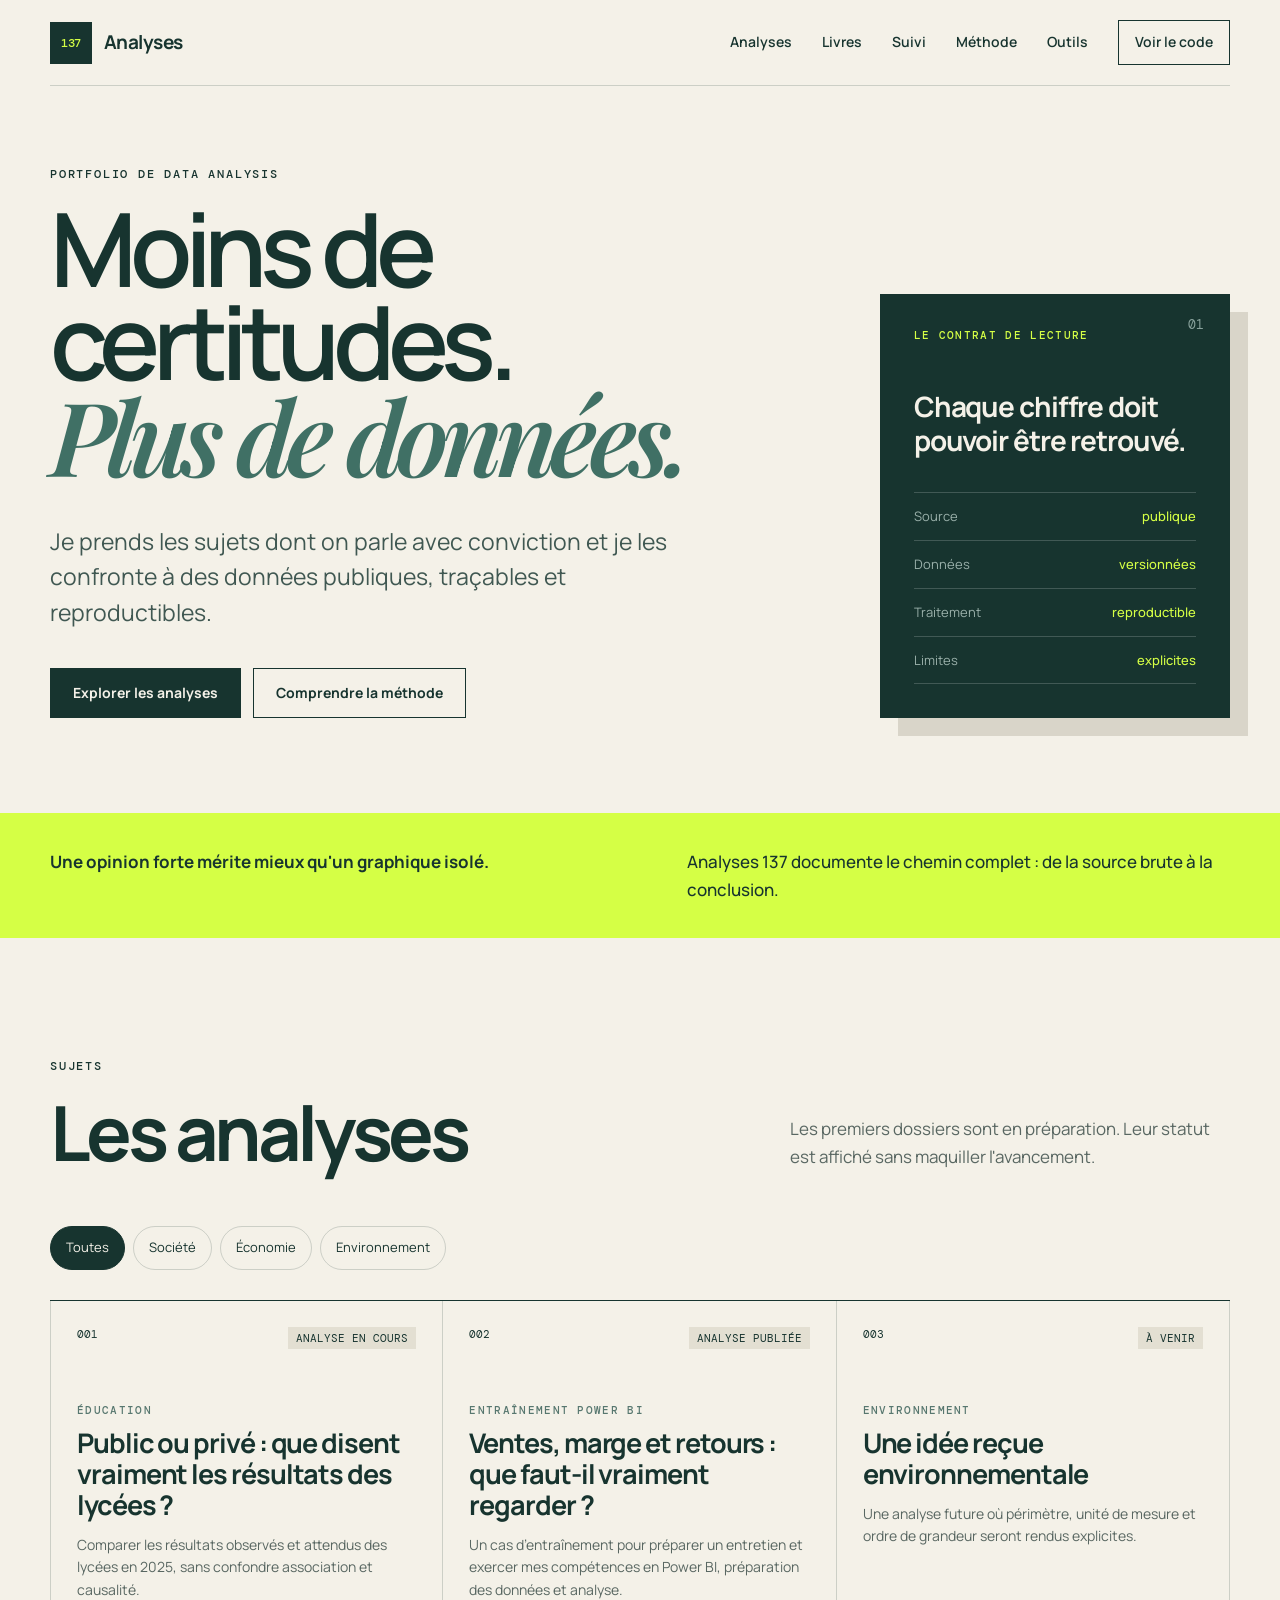
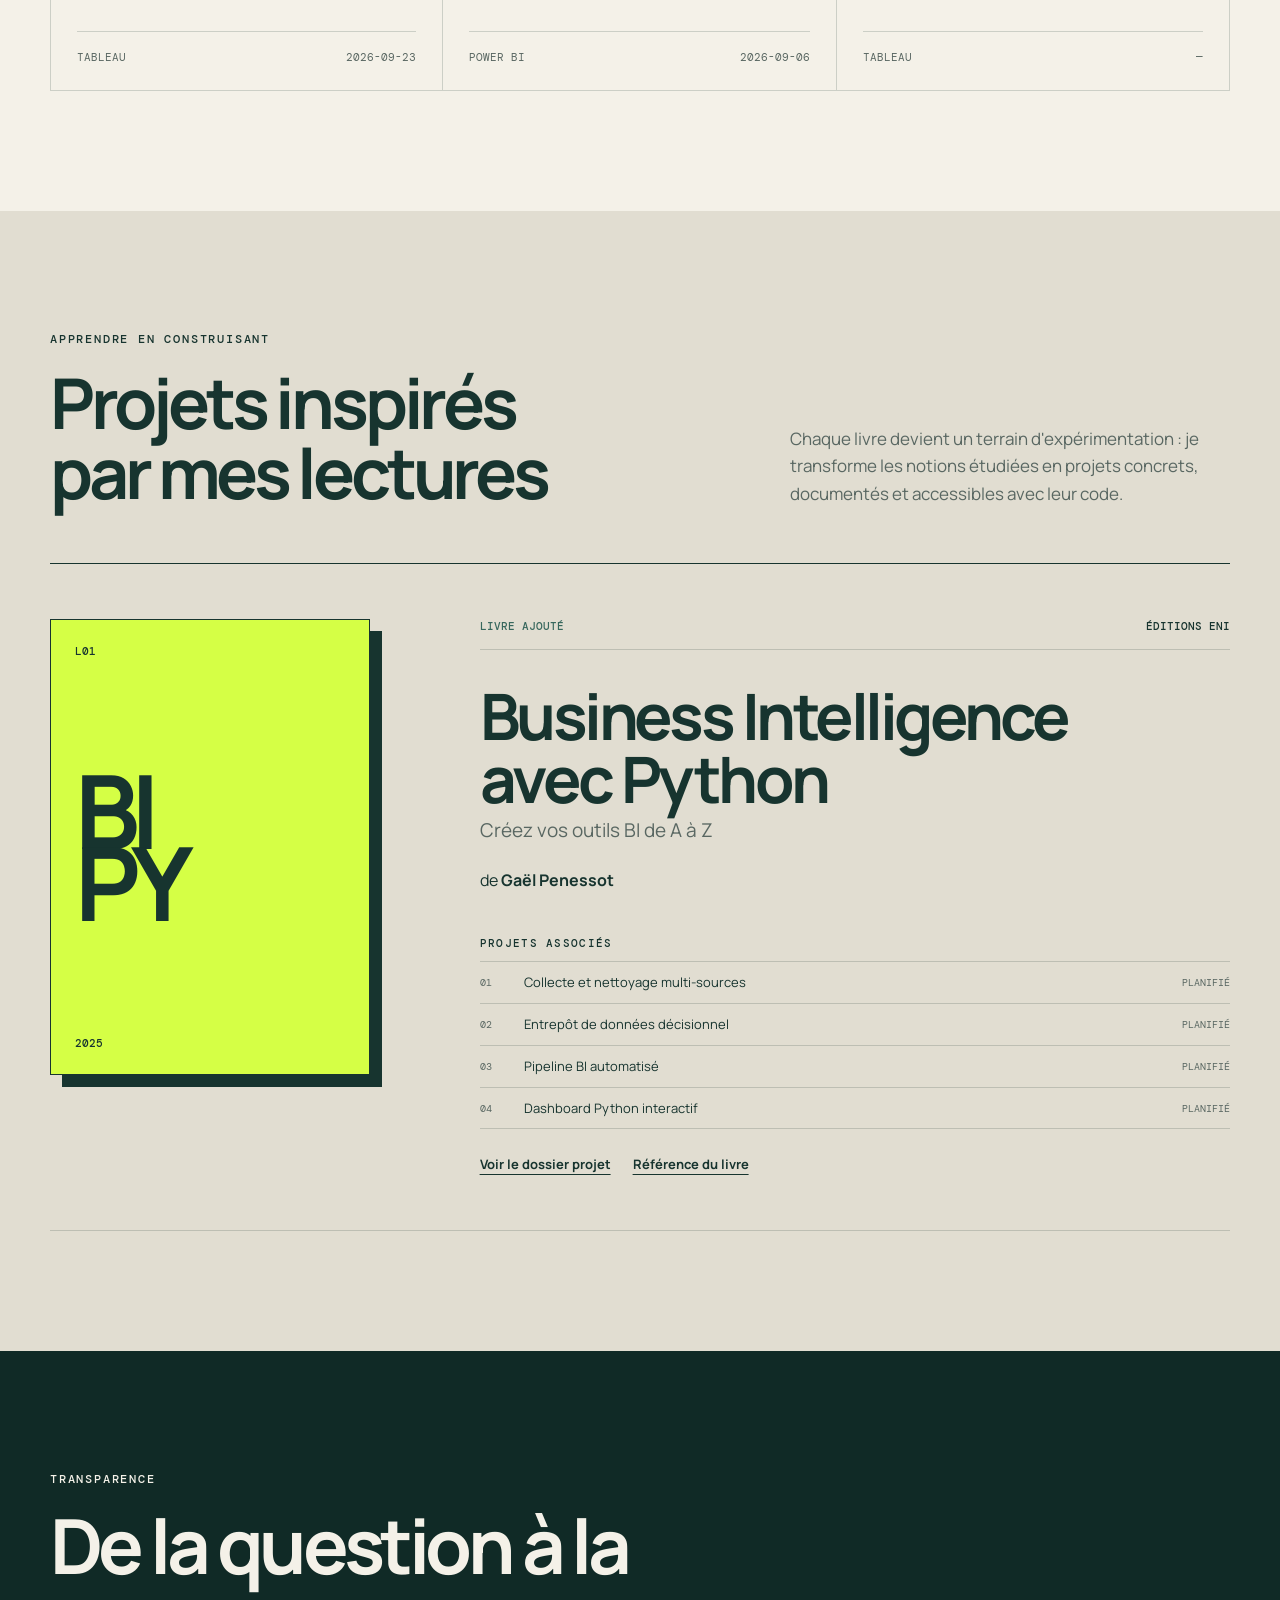
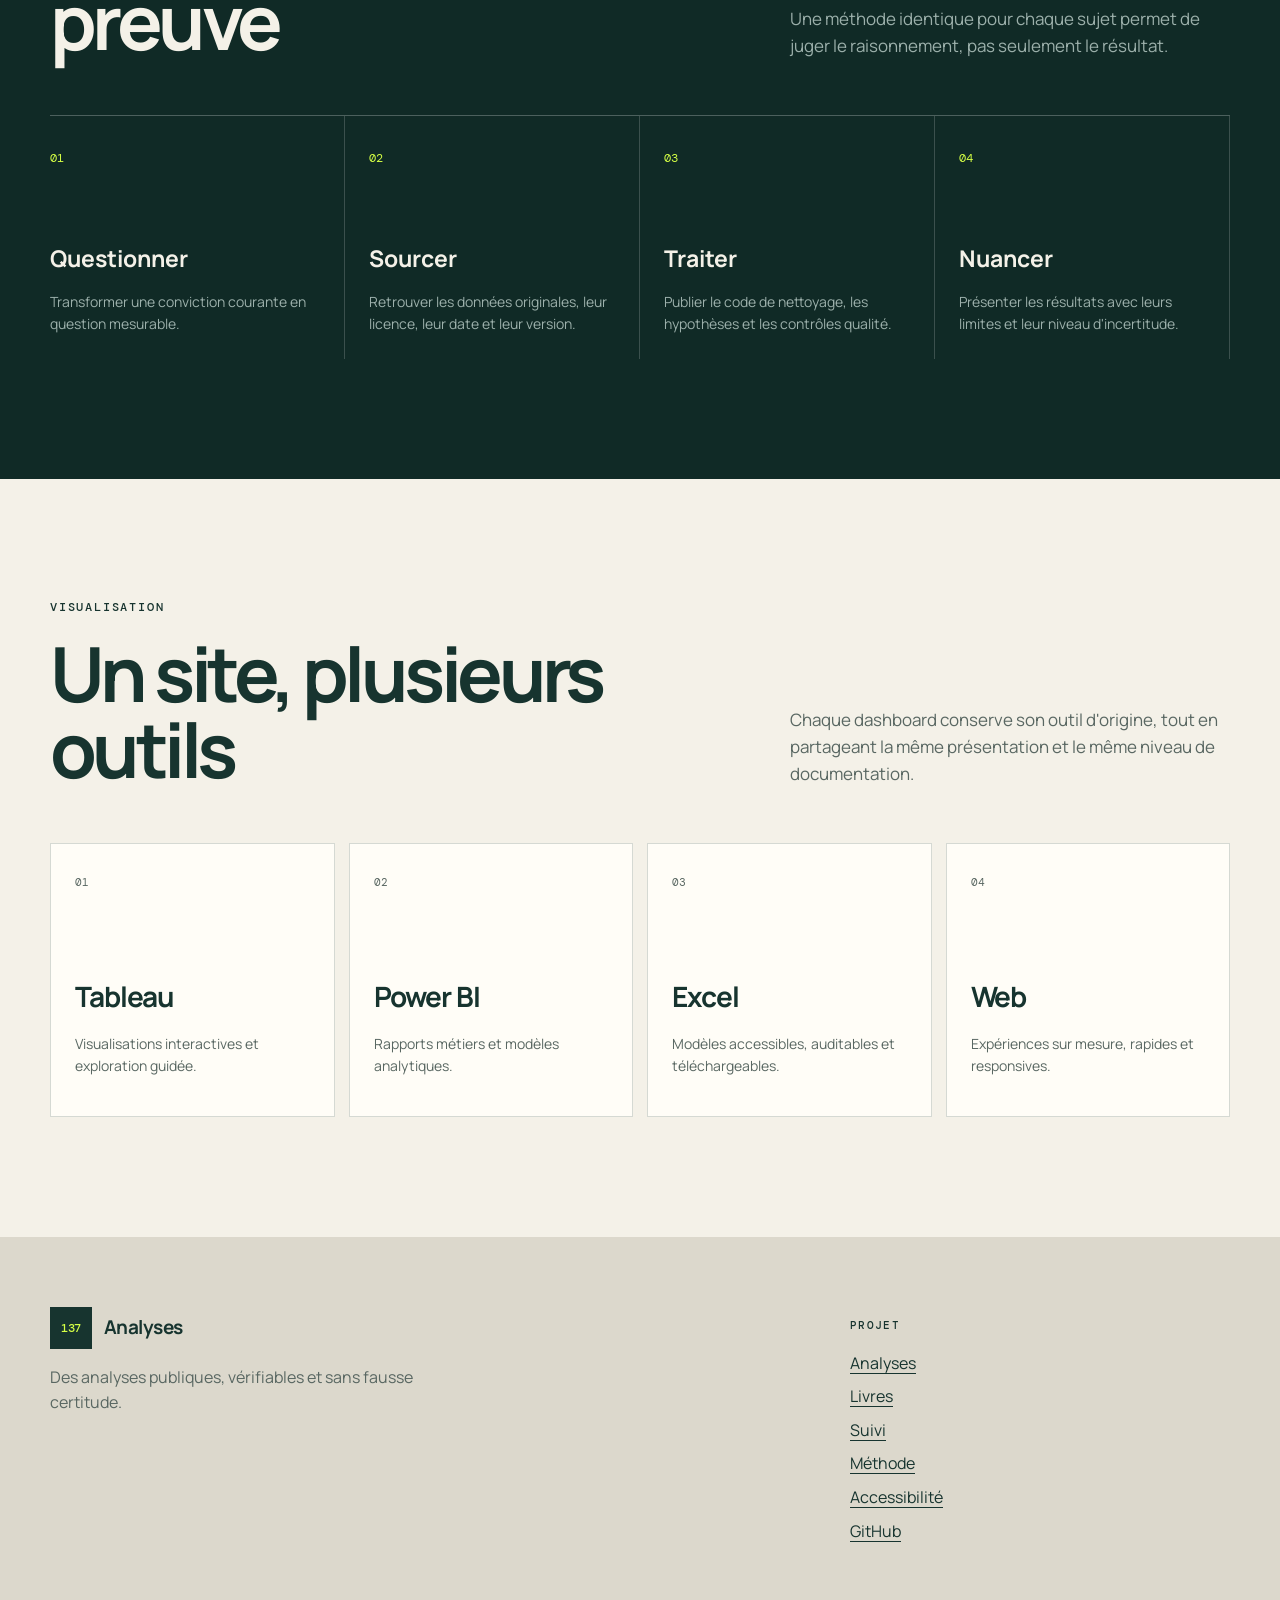
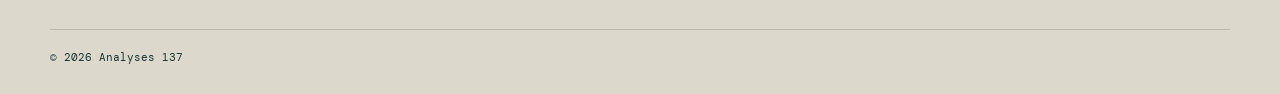
<file: site/index.html>
<!doctype html>
<html lang="fr">
<head>
  <meta charset="utf-8">
  <meta name="viewport" content="width=device-width, initial-scale=1">
  <meta name="description" content="Analyses 137 confronte les idées reçues aux données publiques, avec des méthodes transparentes et reproductibles.">
  <meta name="theme-color" content="#f4f1e8">
  <title>Analyses 137 — Des convictions aux données</title>
  <link rel="icon" href="assets/favicon.svg" type="image/svg+xml">
  <link rel="stylesheet" href="assets/styles.css?v=20260814-accessibility">
  <script src="assets/app.js?v=20260814-accessibility" defer></script>
</head>
<body>
  <a class="skip-link" href="#contenu">Aller au contenu</a>
  <header class="site-header">
    <a class="brand" href="#accueil" aria-label="Analyses 137, accueil">
      <span class="brand-mark" aria-hidden="true">137</span>
      <span>Analyses</span>
    </a>
    <button class="menu-button" type="button" aria-expanded="false" aria-controls="navigation">Menu</button>
    <nav id="navigation" class="navigation" aria-label="Navigation principale">
      <a href="#analyses">Analyses</a>
      <a href="#livres">Livres</a>
      <a href="suivi.html">Suivi</a>
      <a href="#methode">Méthode</a>
      <a href="#outils">Outils</a>
      <a class="nav-cta" href="https://github.com/mariocelsonascimento-prog/Analyses-137">Voir le code</a>
    </nav>
  </header>

  <main id="contenu">
    <section id="accueil" class="hero section-shell">
      <div class="hero-copy">
        <p class="eyebrow">Portfolio de Data Analysis</p>
        <h1>Moins de certitudes.<br><em>Plus de données.</em></h1>
        <p class="hero-intro">Je prends les sujets dont on parle avec conviction et je les confronte à des données publiques, traçables et reproductibles.</p>
        <div class="hero-actions">
          <a class="button button-primary" href="#analyses">Explorer les analyses</a>
          <a class="button button-secondary" href="#methode">Comprendre la méthode</a>
        </div>
      </div>
      <aside class="hero-proof" aria-label="Engagements du projet">
        <div class="proof-label">Le contrat de lecture</div>
        <p class="proof-number">01</p>
        <h2>Chaque chiffre doit pouvoir être retrouvé.</h2>
        <ul>
          <li><span>Source</span><strong>publique</strong></li>
          <li><span>Données</span><strong>versionnées</strong></li>
          <li><span>Traitement</span><strong>reproductible</strong></li>
          <li><span>Limites</span><strong>explicites</strong></li>
        </ul>
      </aside>
    </section>

    <section class="manifesto" aria-label="Positionnement">
      <div class="section-shell manifesto-grid">
        <p>Une opinion forte mérite mieux qu'un graphique isolé.</p>
        <p>Analyses 137 documente le chemin complet : de la source brute à la conclusion.</p>
      </div>
    </section>

    <section id="analyses" class="section section-shell">
      <div class="section-heading">
        <div>
          <p class="eyebrow">Sujets</p>
          <h2>Les analyses</h2>
        </div>
        <p>Les premiers dossiers sont en préparation. Leur statut est affiché sans maquiller l'avancement.</p>
      </div>
      <div class="filters" role="group" aria-label="Filtrer les analyses">
        <button class="filter is-active" type="button" data-filter="all" aria-pressed="true">Toutes</button>
        <button class="filter" type="button" data-filter="societe" aria-pressed="false">Société</button>
        <button class="filter" type="button" data-filter="economie" aria-pressed="false">Économie</button>
        <button class="filter" type="button" data-filter="environnement" aria-pressed="false">Environnement</button>
      </div>
      <div id="analysis-grid" class="analysis-grid" aria-live="polite"></div>
      <noscript><p>Activez JavaScript pour afficher le catalogue des analyses.</p></noscript>
    </section>

    <section id="livres" class="books-section">
      <div class="section-shell">
        <div class="section-heading books-heading">
          <div>
            <p class="eyebrow">Apprendre en construisant</p>
            <h2>Projets inspirés<br>par mes lectures</h2>
          </div>
          <p>Chaque livre devient un terrain d'expérimentation : je transforme les notions étudiées en projets concrets, documentés et accessibles avec leur code.</p>
        </div>
        <div id="books-grid" class="books-grid" aria-live="polite"></div>
        <noscript><p>Activez JavaScript pour afficher les livres et leurs projets.</p></noscript>
      </div>
    </section>

    <section id="methode" class="method-section">
      <div class="section-shell">
        <div class="section-heading light-heading">
          <div><p class="eyebrow">Transparence</p><h2>De la question à la preuve</h2></div>
          <p>Une méthode identique pour chaque sujet permet de juger le raisonnement, pas seulement le résultat.</p>
        </div>
        <ol class="method-grid">
          <li><span>01</span><h3>Questionner</h3><p>Transformer une conviction courante en question mesurable.</p></li>
          <li><span>02</span><h3>Sourcer</h3><p>Retrouver les données originales, leur licence, leur date et leur version.</p></li>
          <li><span>03</span><h3>Traiter</h3><p>Publier le code de nettoyage, les hypothèses et les contrôles qualité.</p></li>
          <li><span>04</span><h3>Nuancer</h3><p>Présenter les résultats avec leurs limites et leur niveau d'incertitude.</p></li>
        </ol>
      </div>
    </section>

    <section id="outils" class="section section-shell">
      <div class="section-heading">
        <div><p class="eyebrow">Visualisation</p><h2>Un site, plusieurs outils</h2></div>
        <p>Chaque dashboard conserve son outil d'origine, tout en partageant la même présentation et le même niveau de documentation.</p>
      </div>
      <div class="tool-grid">
        <article><span class="tool-index">01</span><h3>Tableau</h3><p>Visualisations interactives et exploration guidée.</p></article>
        <article><span class="tool-index">02</span><h3>Power BI</h3><p>Rapports métiers et modèles analytiques.</p></article>
        <article><span class="tool-index">03</span><h3>Excel</h3><p>Modèles accessibles, auditables et téléchargeables.</p></article>
        <article><span class="tool-index">04</span><h3>Web</h3><p>Expériences sur mesure, rapides et responsives.</p></article>
      </div>
    </section>
  </main>

  <footer class="site-footer">
    <div class="section-shell footer-grid">
      <div><a class="brand footer-brand" href="#accueil"><span class="brand-mark">137</span><span>Analyses</span></a><p>Des analyses publiques, vérifiables et sans fausse certitude.</p></div>
      <div><p class="footer-label">Projet</p><a href="#analyses">Analyses</a><a href="#livres">Livres</a><a href="suivi.html">Suivi</a><a href="#methode">Méthode</a><a href="accessibilite.html">Accessibilité</a><a href="https://github.com/mariocelsonascimento-prog/Analyses-137">GitHub</a></div>
      <p class="copyright">© <span id="year"></span> Analyses 137</p>
    </div>
  </footer>
</body>
</html>
</file>
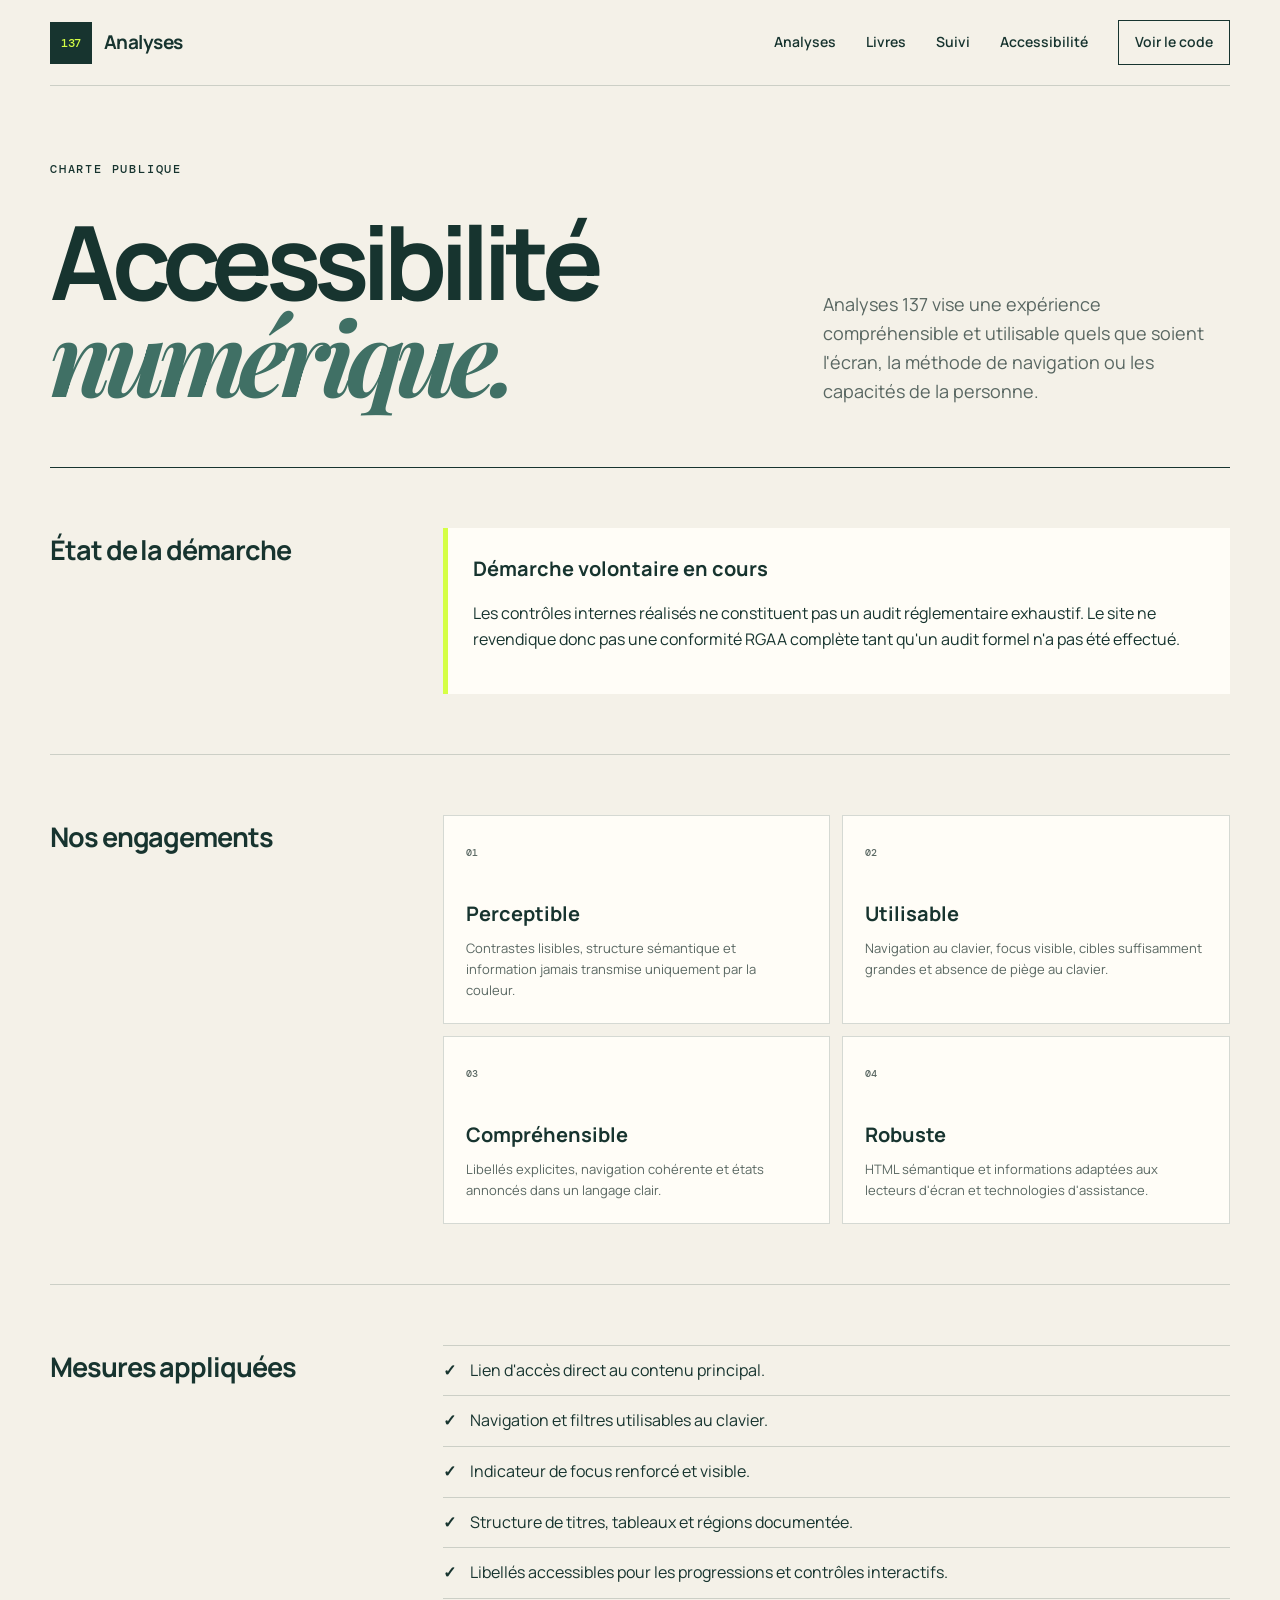
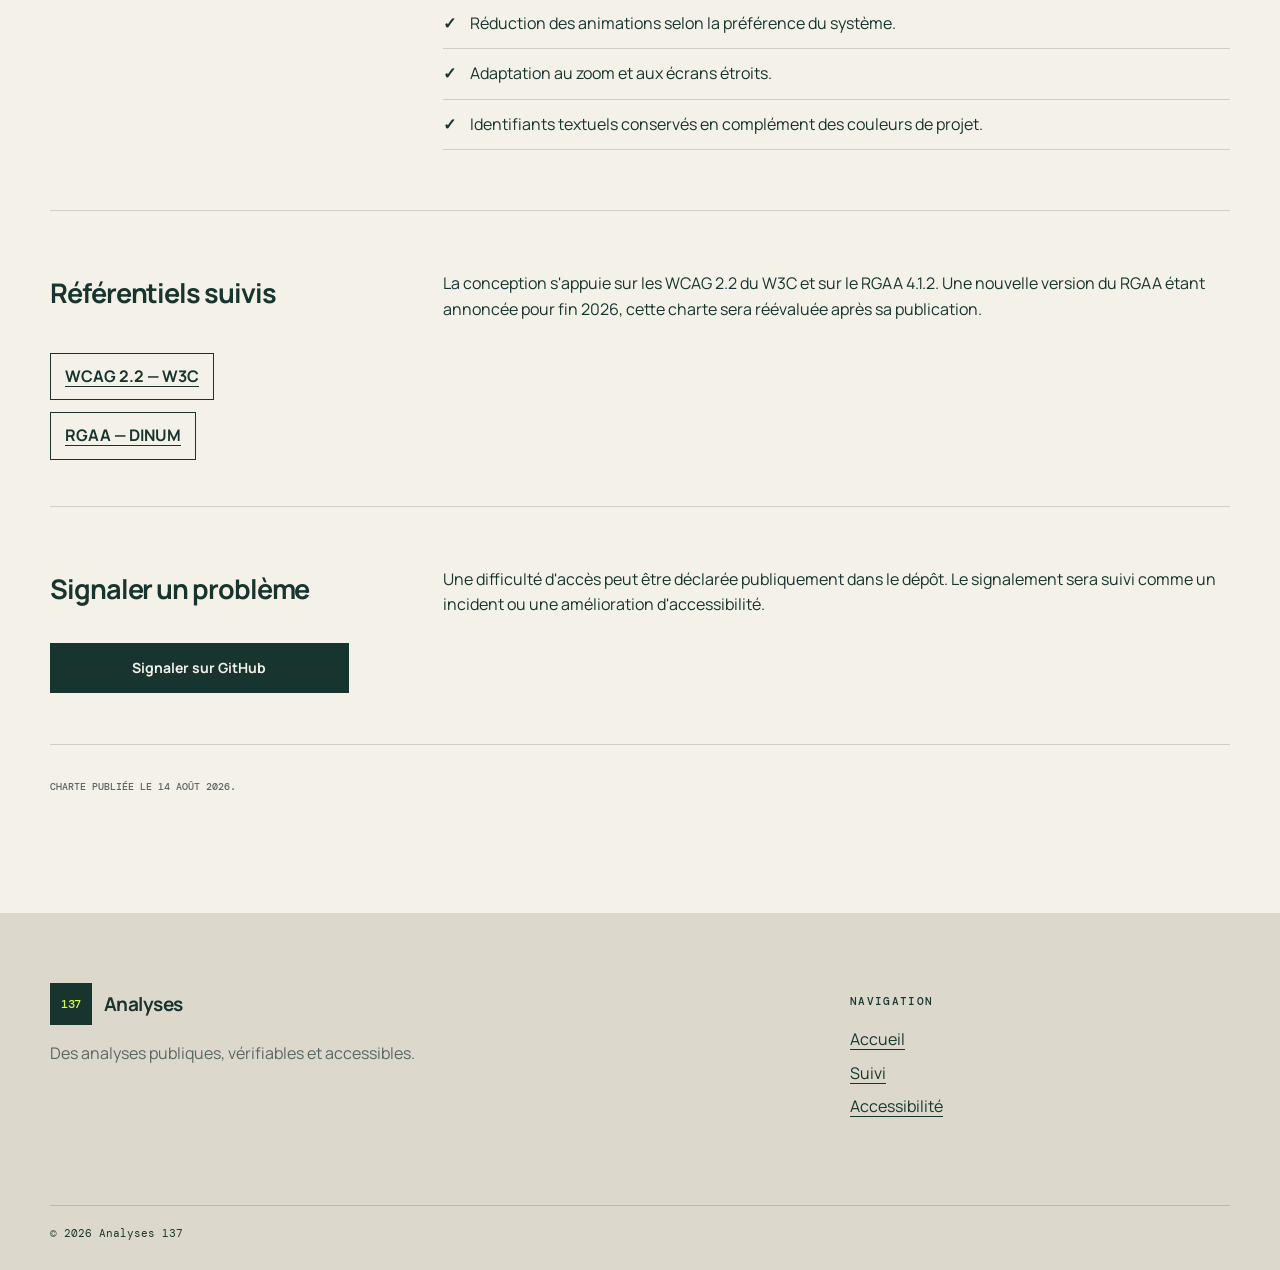
<file: site/accessibilite.html>
<!doctype html>
<html lang="fr">
<head>
  <meta charset="utf-8">
  <meta name="viewport" content="width=device-width, initial-scale=1">
  <meta name="description" content="Démarche et charte d'accessibilité numérique du site Analyses 137.">
  <meta name="theme-color" content="#f4f1e8">
  <title>Accessibilité — Analyses 137</title>
  <link rel="icon" href="assets/favicon.svg" type="image/svg+xml">
  <link rel="stylesheet" href="assets/styles.css?v=20260814-accessibility">
  <script src="assets/app.js?v=20260814-accessibility" defer></script>
</head>
<body>
  <a class="skip-link" href="#contenu">Aller au contenu</a>
  <header class="site-header">
    <a class="brand" href="index.html" aria-label="Analyses 137, accueil"><span class="brand-mark" aria-hidden="true">137</span><span>Analyses</span></a>
    <button class="menu-button" type="button" aria-expanded="false" aria-controls="navigation">Menu</button>
    <nav id="navigation" class="navigation" aria-label="Navigation principale"><a href="index.html#analyses">Analyses</a><a href="index.html#livres">Livres</a><a href="suivi.html">Suivi</a><a href="accessibilite.html" aria-current="page">Accessibilité</a><a class="nav-cta" href="https://github.com/mariocelsonascimento-prog/Analyses-137">Voir le code</a></nav>
  </header>
  <main id="contenu" class="policy-main section-shell">
    <header class="policy-hero"><p class="eyebrow">Charte publique</p><h1>Accessibilité<br><em>numérique.</em></h1><p>Analyses 137 vise une expérience compréhensible et utilisable quels que soient l'écran, la méthode de navigation ou les capacités de la personne.</p></header>
    <section aria-labelledby="statut"><h2 id="statut">État de la démarche</h2><div class="policy-callout"><strong>Démarche volontaire en cours</strong><p>Les contrôles internes réalisés ne constituent pas un audit réglementaire exhaustif. Le site ne revendique donc pas une conformité RGAA complète tant qu'un audit formel n'a pas été effectué.</p></div></section>
    <section aria-labelledby="engagements"><h2 id="engagements">Nos engagements</h2><div class="commitment-grid"><article><span>01</span><h3>Perceptible</h3><p>Contrastes lisibles, structure sémantique et information jamais transmise uniquement par la couleur.</p></article><article><span>02</span><h3>Utilisable</h3><p>Navigation au clavier, focus visible, cibles suffisamment grandes et absence de piège au clavier.</p></article><article><span>03</span><h3>Compréhensible</h3><p>Libellés explicites, navigation cohérente et états annoncés dans un langage clair.</p></article><article><span>04</span><h3>Robuste</h3><p>HTML sémantique et informations adaptées aux lecteurs d'écran et technologies d'assistance.</p></article></div></section>
    <section aria-labelledby="mesures"><h2 id="mesures">Mesures appliquées</h2><ul class="policy-list"><li>Lien d'accès direct au contenu principal.</li><li>Navigation et filtres utilisables au clavier.</li><li>Indicateur de focus renforcé et visible.</li><li>Structure de titres, tableaux et régions documentée.</li><li>Libellés accessibles pour les progressions et contrôles interactifs.</li><li>Réduction des animations selon la préférence du système.</li><li>Adaptation au zoom et aux écrans étroits.</li><li>Identifiants textuels conservés en complément des couleurs de projet.</li></ul></section>
    <section aria-labelledby="referentiel"><h2 id="referentiel">Référentiels suivis</h2><p>La conception s'appuie sur les WCAG 2.2 du W3C et sur le RGAA 4.1.2. Une nouvelle version du RGAA étant annoncée pour fin 2026, cette charte sera réévaluée après sa publication.</p><div class="policy-links"><a href="https://www.w3.org/TR/WCAG22/">WCAG 2.2 — W3C</a><a href="https://accessibilite.numerique.gouv.fr/">RGAA — DINUM</a></div></section>
    <section aria-labelledby="signalement"><h2 id="signalement">Signaler un problème</h2><p>Une difficulté d'accès peut être déclarée publiquement dans le dépôt. Le signalement sera suivi comme un incident ou une amélioration d'accessibilité.</p><a class="button button-primary" href="https://github.com/mariocelsonascimento-prog/Analyses-137/issues">Signaler sur GitHub</a></section>
    <p class="policy-update">Charte publiée le 14 août 2026.</p>
  </main>
  <footer class="site-footer"><div class="section-shell footer-grid"><div><a class="brand footer-brand" href="index.html"><span class="brand-mark">137</span><span>Analyses</span></a><p>Des analyses publiques, vérifiables et accessibles.</p></div><div><p class="footer-label">Navigation</p><a href="index.html">Accueil</a><a href="suivi.html">Suivi</a><a href="accessibilite.html">Accessibilité</a></div><p class="copyright">© <span id="year"></span> Analyses 137</p></div></footer>
</body>
</html>
</file>
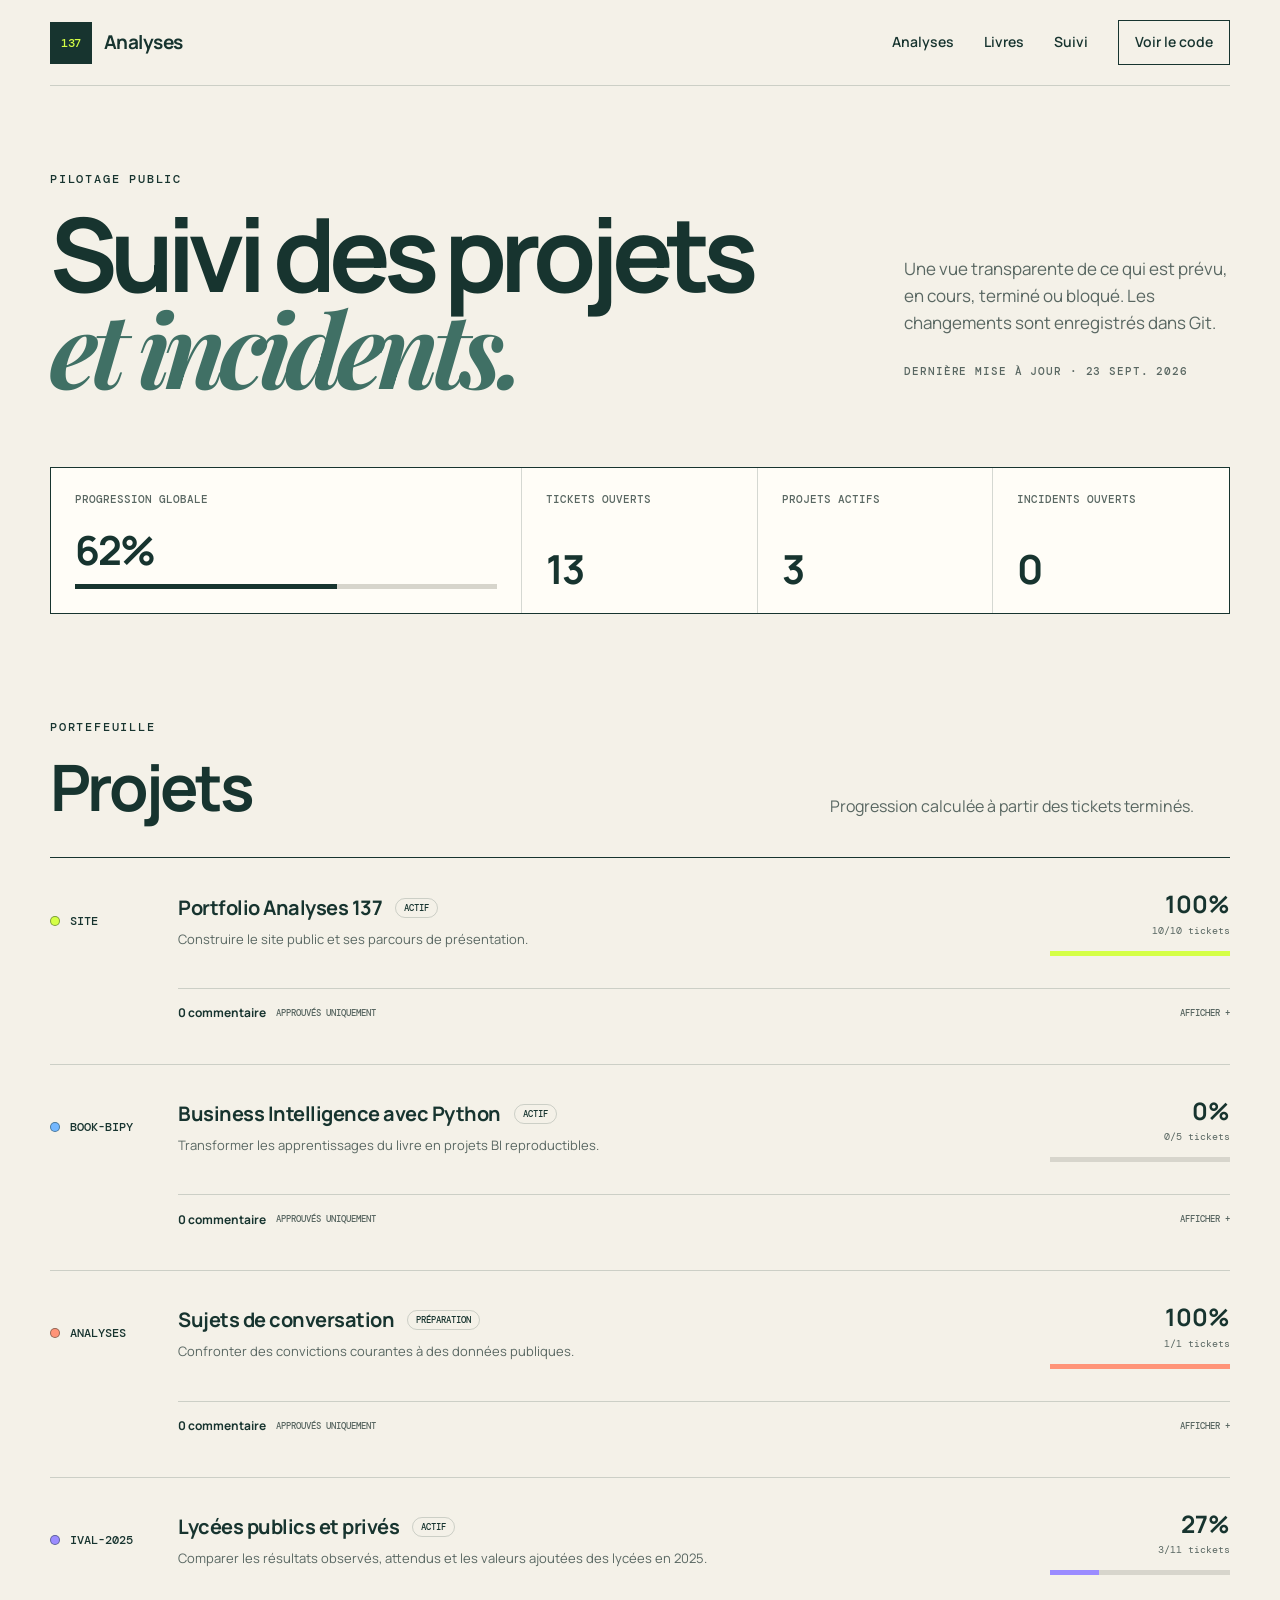
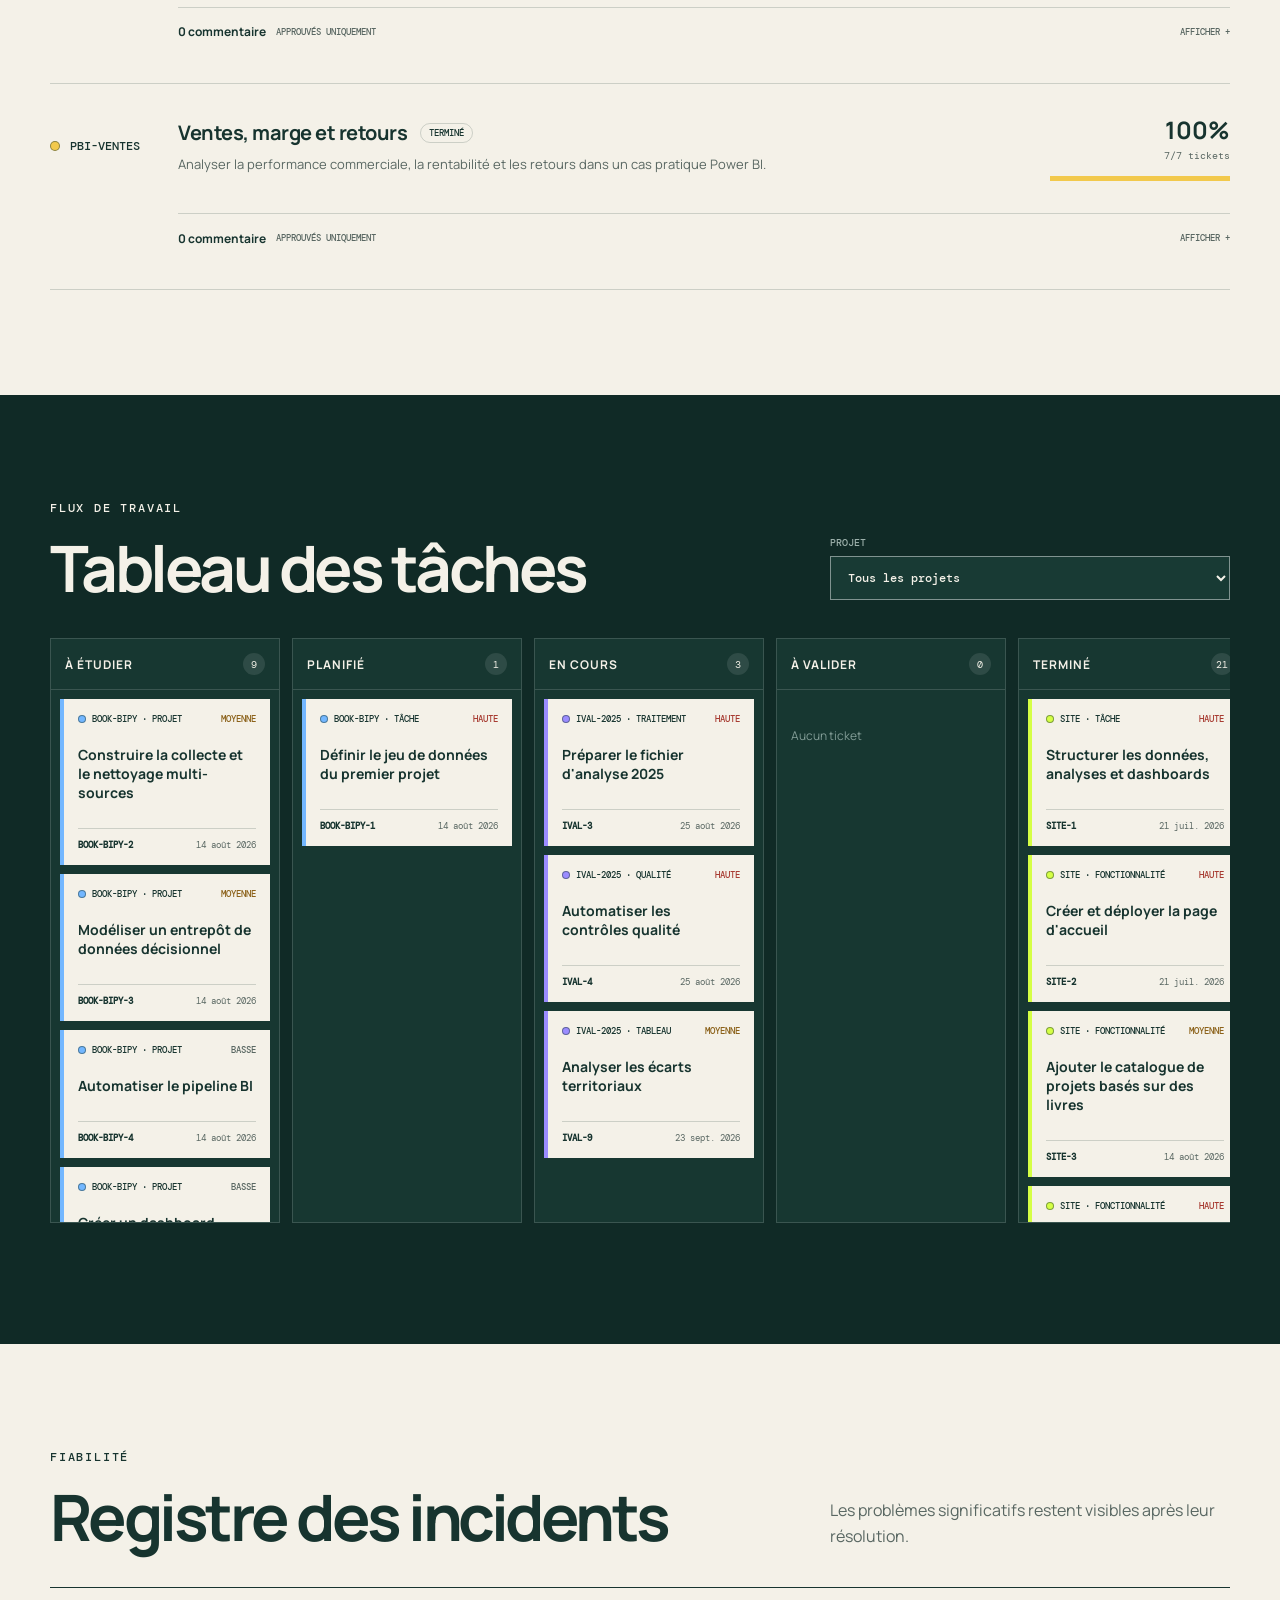
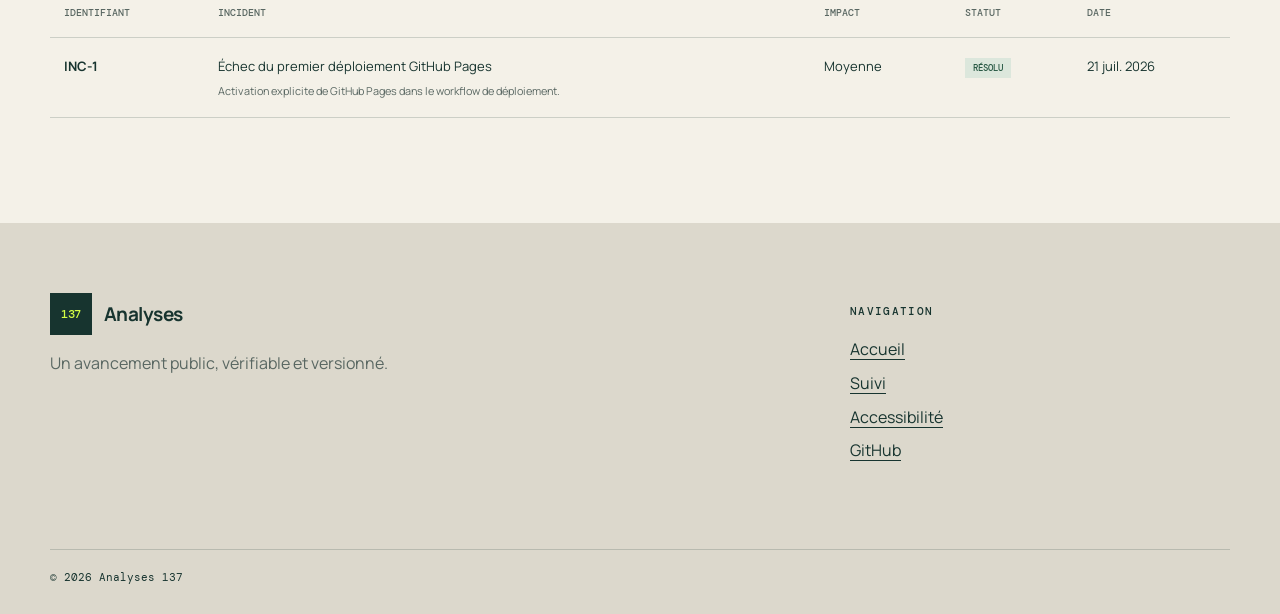
<file: site/suivi.html>
<!doctype html>
<html lang="fr">
<head>
  <meta charset="utf-8">
  <meta name="viewport" content="width=device-width, initial-scale=1">
  <meta name="description" content="Suivi public des projets, tâches et incidents d'Analyses 137.">
  <meta name="theme-color" content="#f4f1e8">
  <title>Suivi des projets — Analyses 137</title>
  <link rel="icon" href="assets/favicon.svg" type="image/svg+xml">
  <link rel="stylesheet" href="assets/styles.css?v=20260814-inline-comments">
  <script src="assets/tracker.js?v=20260825-ival" defer></script>
  <script src="assets/comments.js?v=20260814-inline-comments" defer></script>
</head>
<body>
  <a class="skip-link" href="#contenu">Aller au contenu</a>
  <header class="site-header">
    <a class="brand" href="index.html" aria-label="Analyses 137, accueil"><span class="brand-mark" aria-hidden="true">137</span><span>Analyses</span></a>
    <button class="menu-button" type="button" aria-expanded="false" aria-controls="navigation">Menu</button>
    <nav id="navigation" class="navigation" aria-label="Navigation principale">
      <a href="index.html#analyses">Analyses</a>
      <a href="index.html#livres">Livres</a>
      <a href="suivi.html" aria-current="page">Suivi</a>
      <a class="nav-cta" href="https://github.com/mariocelsonascimento-prog/Analyses-137">Voir le code</a>
    </nav>
  </header>

  <main id="contenu" class="tracker-main">
    <section class="tracker-hero section-shell">
      <div><p class="eyebrow">Pilotage public</p><h1>Suivi des projets<br><em>et incidents.</em></h1></div>
      <div class="tracker-intro"><p>Une vue transparente de ce qui est prévu, en cours, terminé ou bloqué. Les changements sont enregistrés dans Git.</p><p id="tracker-updated" class="updated-label"></p></div>
    </section>

    <section class="section-shell tracker-summary" aria-label="Indicateurs de suivi">
      <div><span>Progression globale</span><strong id="metric-progress">—</strong><div id="global-progress" class="progress-track" role="progressbar" aria-label="Progression globale des tickets" aria-valuemin="0" aria-valuemax="100" aria-valuenow="0"><i id="progress-bar"></i></div></div>
      <div><span>Tickets ouverts</span><strong id="metric-open">—</strong></div>
      <div><span>Projets actifs</span><strong id="metric-projects">—</strong></div>
      <div><span>Incidents ouverts</span><strong id="metric-incidents">—</strong></div>
    </section>

    <section class="tracker-section section-shell">
      <div class="tracker-heading"><div><p class="eyebrow">Portefeuille</p><h2>Projets</h2></div><p>Progression calculée à partir des tickets terminés.</p></div>
      <div id="project-list" class="project-list" aria-live="polite"></div>
    </section>

    <section class="board-section">
      <div class="section-shell">
        <div class="tracker-heading"><div><p class="eyebrow">Flux de travail</p><h2>Tableau des tâches</h2></div><div class="board-filters"><label for="project-filter">Projet</label><select id="project-filter"><option value="all">Tous les projets</option></select></div></div>
        <div id="kanban-board" class="kanban-board" aria-live="polite"></div>
      </div>
    </section>

    <section class="tracker-section section-shell">
      <div class="tracker-heading"><div><p class="eyebrow">Fiabilité</p><h2>Registre des incidents</h2></div><p>Les problèmes significatifs restent visibles après leur résolution.</p></div>
      <div class="incident-table-wrap"><table class="incident-table"><caption class="sr-only">Incidents ayant affecté Analyses 137, avec leur impact, leur statut et leur date</caption><thead><tr><th scope="col">Identifiant</th><th scope="col">Incident</th><th scope="col">Impact</th><th scope="col">Statut</th><th scope="col">Date</th></tr></thead><tbody id="incident-list"></tbody></table></div>
    </section>

    <dialog id="ticket-dialog" class="ticket-dialog" aria-labelledby="dialog-title">
      <div class="dialog-header"><p id="dialog-key" class="eyebrow"></p><button id="dialog-close" class="dialog-close" type="button" aria-label="Fermer le détail du ticket">Fermer</button></div>
      <div id="dialog-project" class="dialog-project"></div>
      <h2 id="dialog-title"></h2>
      <div id="dialog-meta" class="dialog-meta"></div>
      <section aria-labelledby="dialog-description-title"><h3 id="dialog-description-title">Description</h3><p id="dialog-description"></p></section>
      <section aria-labelledby="dialog-deliverables-title"><h3 id="dialog-deliverables-title">Livrables attendus</h3><ul id="dialog-deliverables"></ul></section>
    </dialog>
  </main>

  <footer class="site-footer"><div class="section-shell footer-grid"><div><a class="brand footer-brand" href="index.html"><span class="brand-mark">137</span><span>Analyses</span></a><p>Un avancement public, vérifiable et versionné.</p></div><div><p class="footer-label">Navigation</p><a href="index.html">Accueil</a><a href="suivi.html">Suivi</a><a href="accessibilite.html">Accessibilité</a><a href="https://github.com/mariocelsonascimento-prog/Analyses-137">GitHub</a></div><p class="copyright">© <span id="year"></span> Analyses 137</p></div></footer>
</body>
</html>
</file>
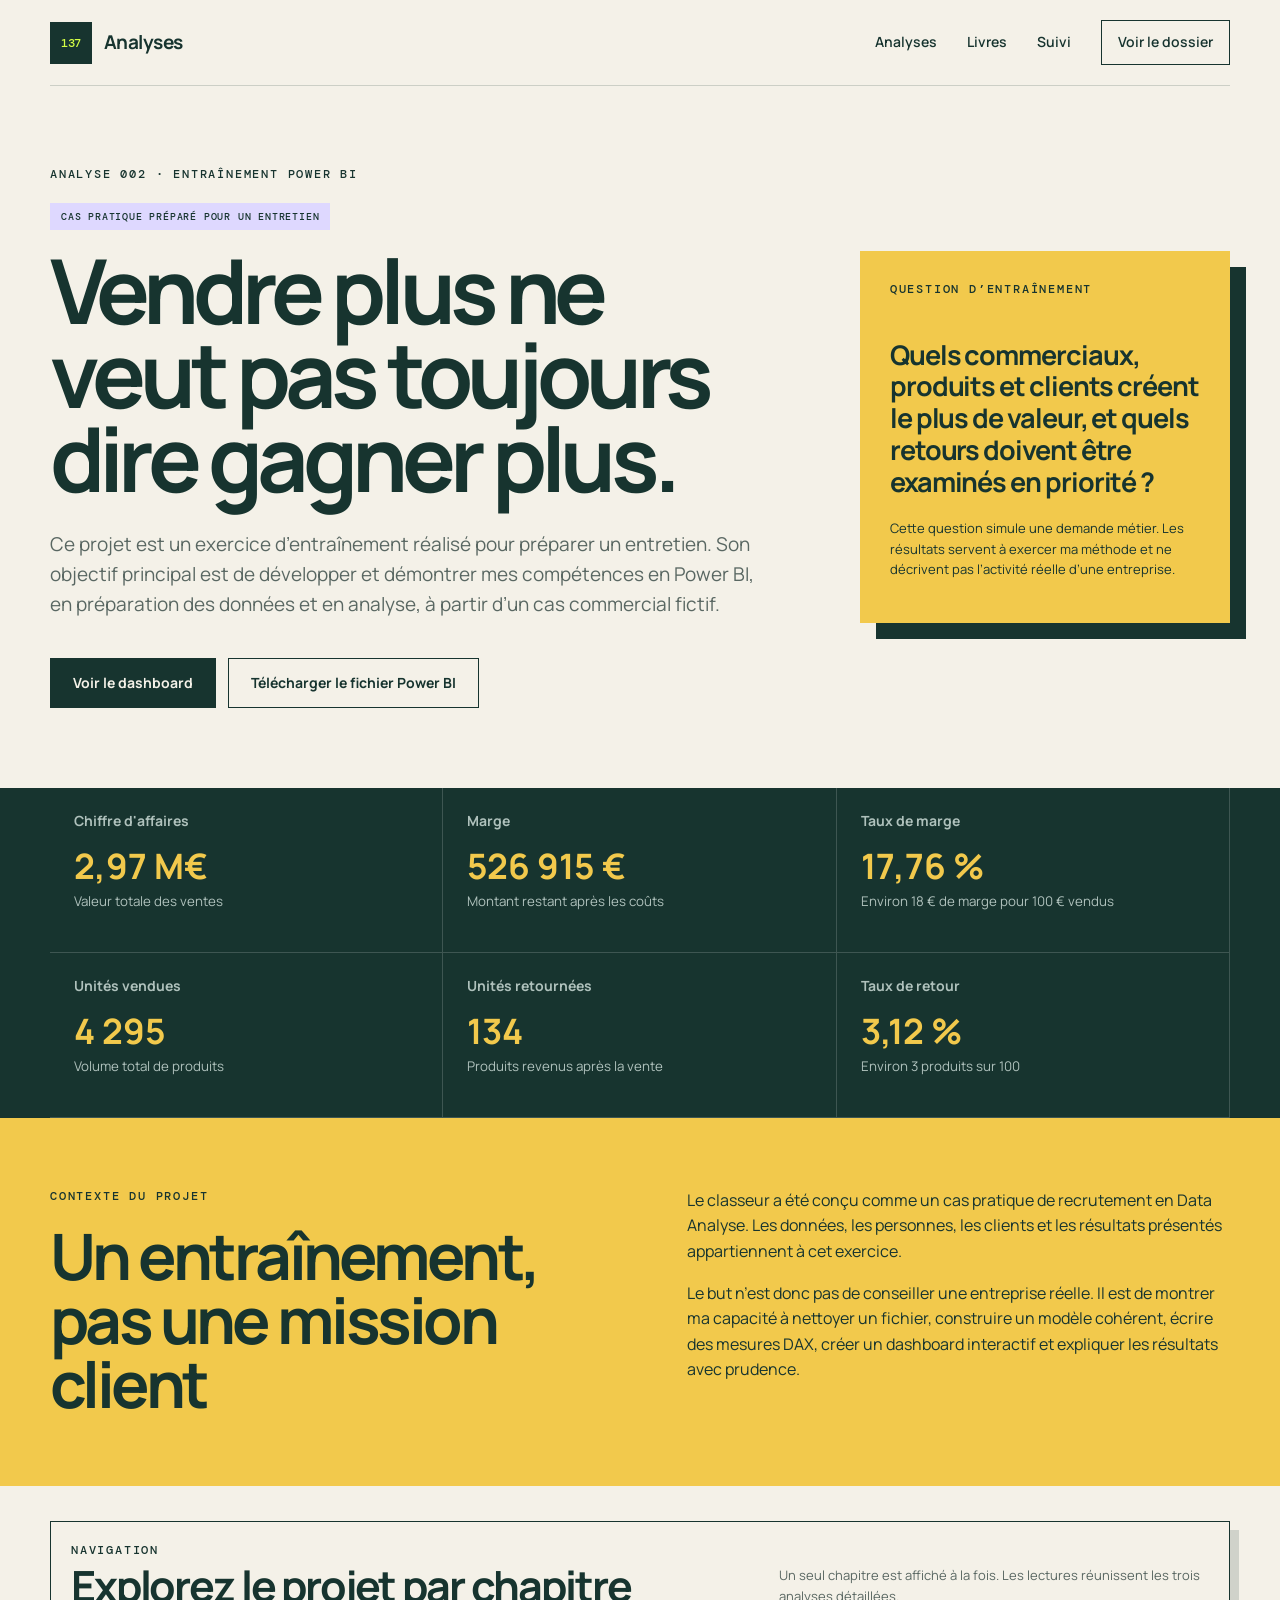
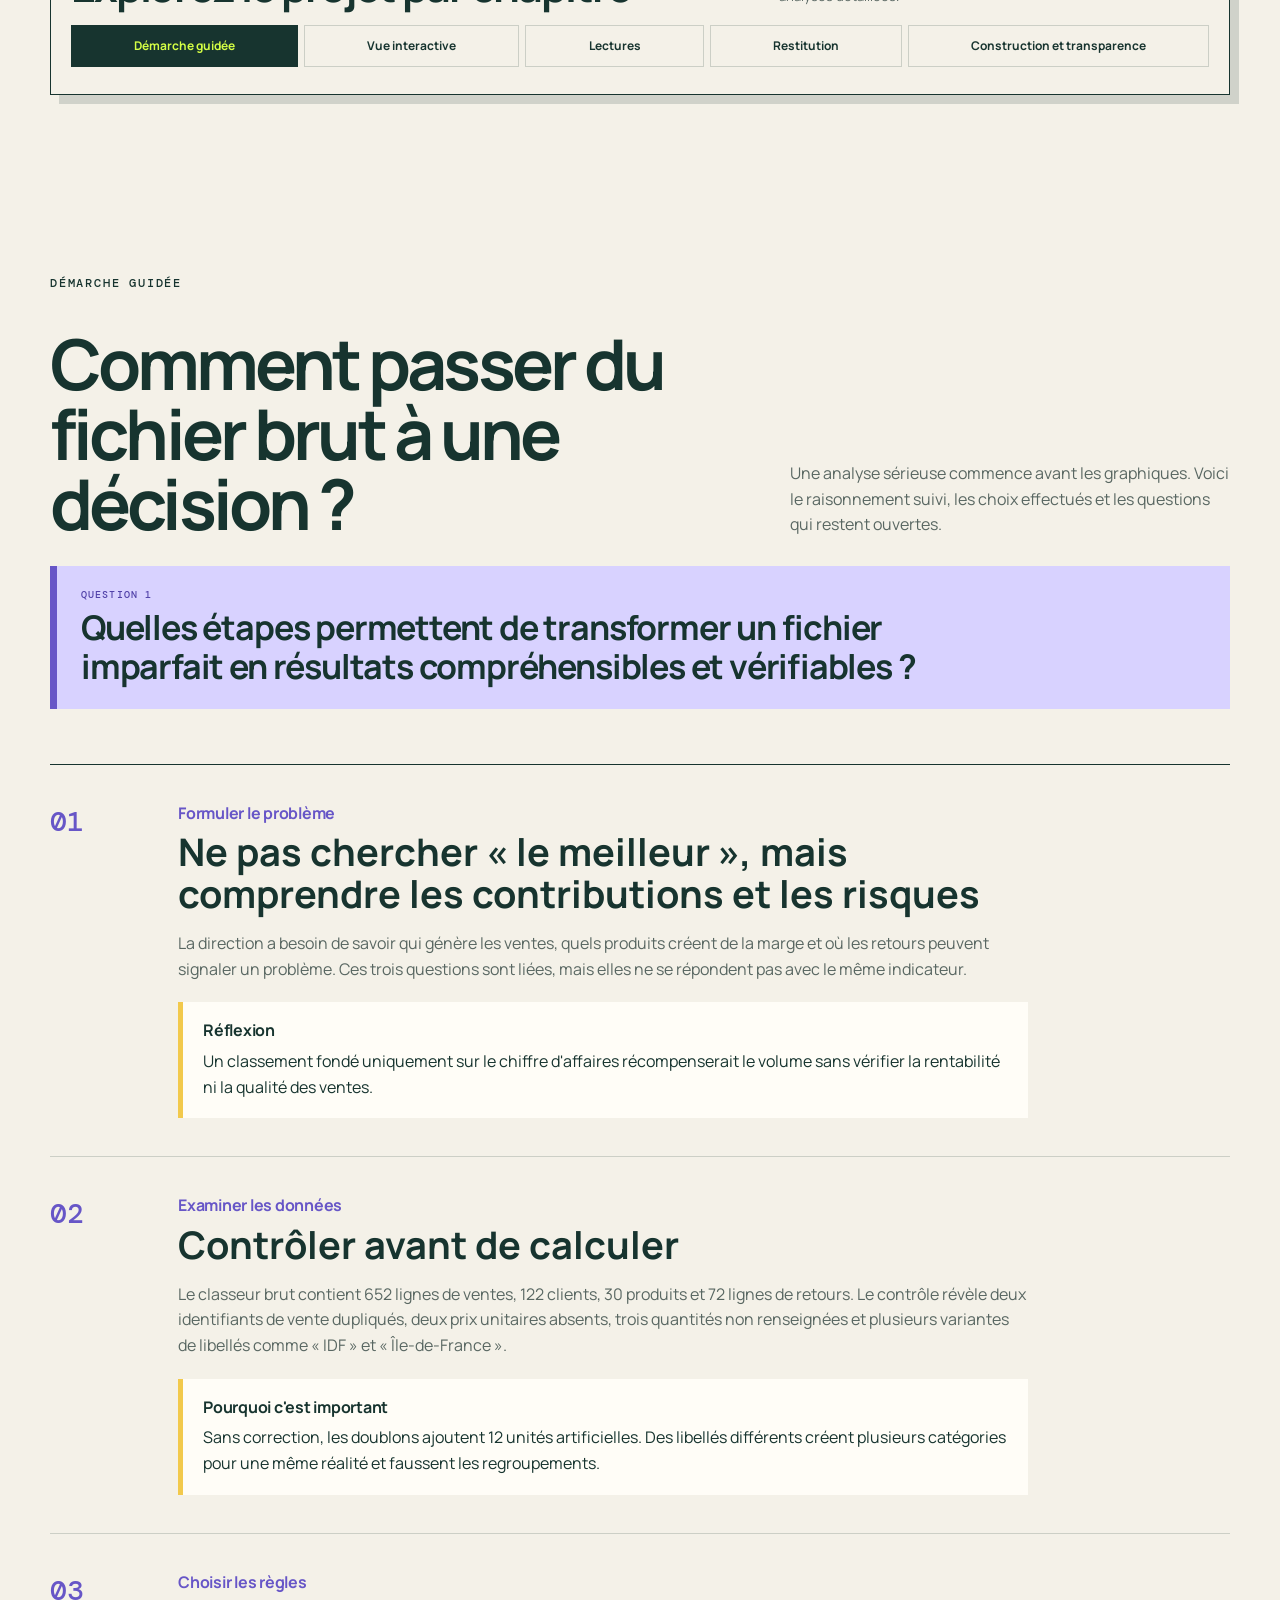
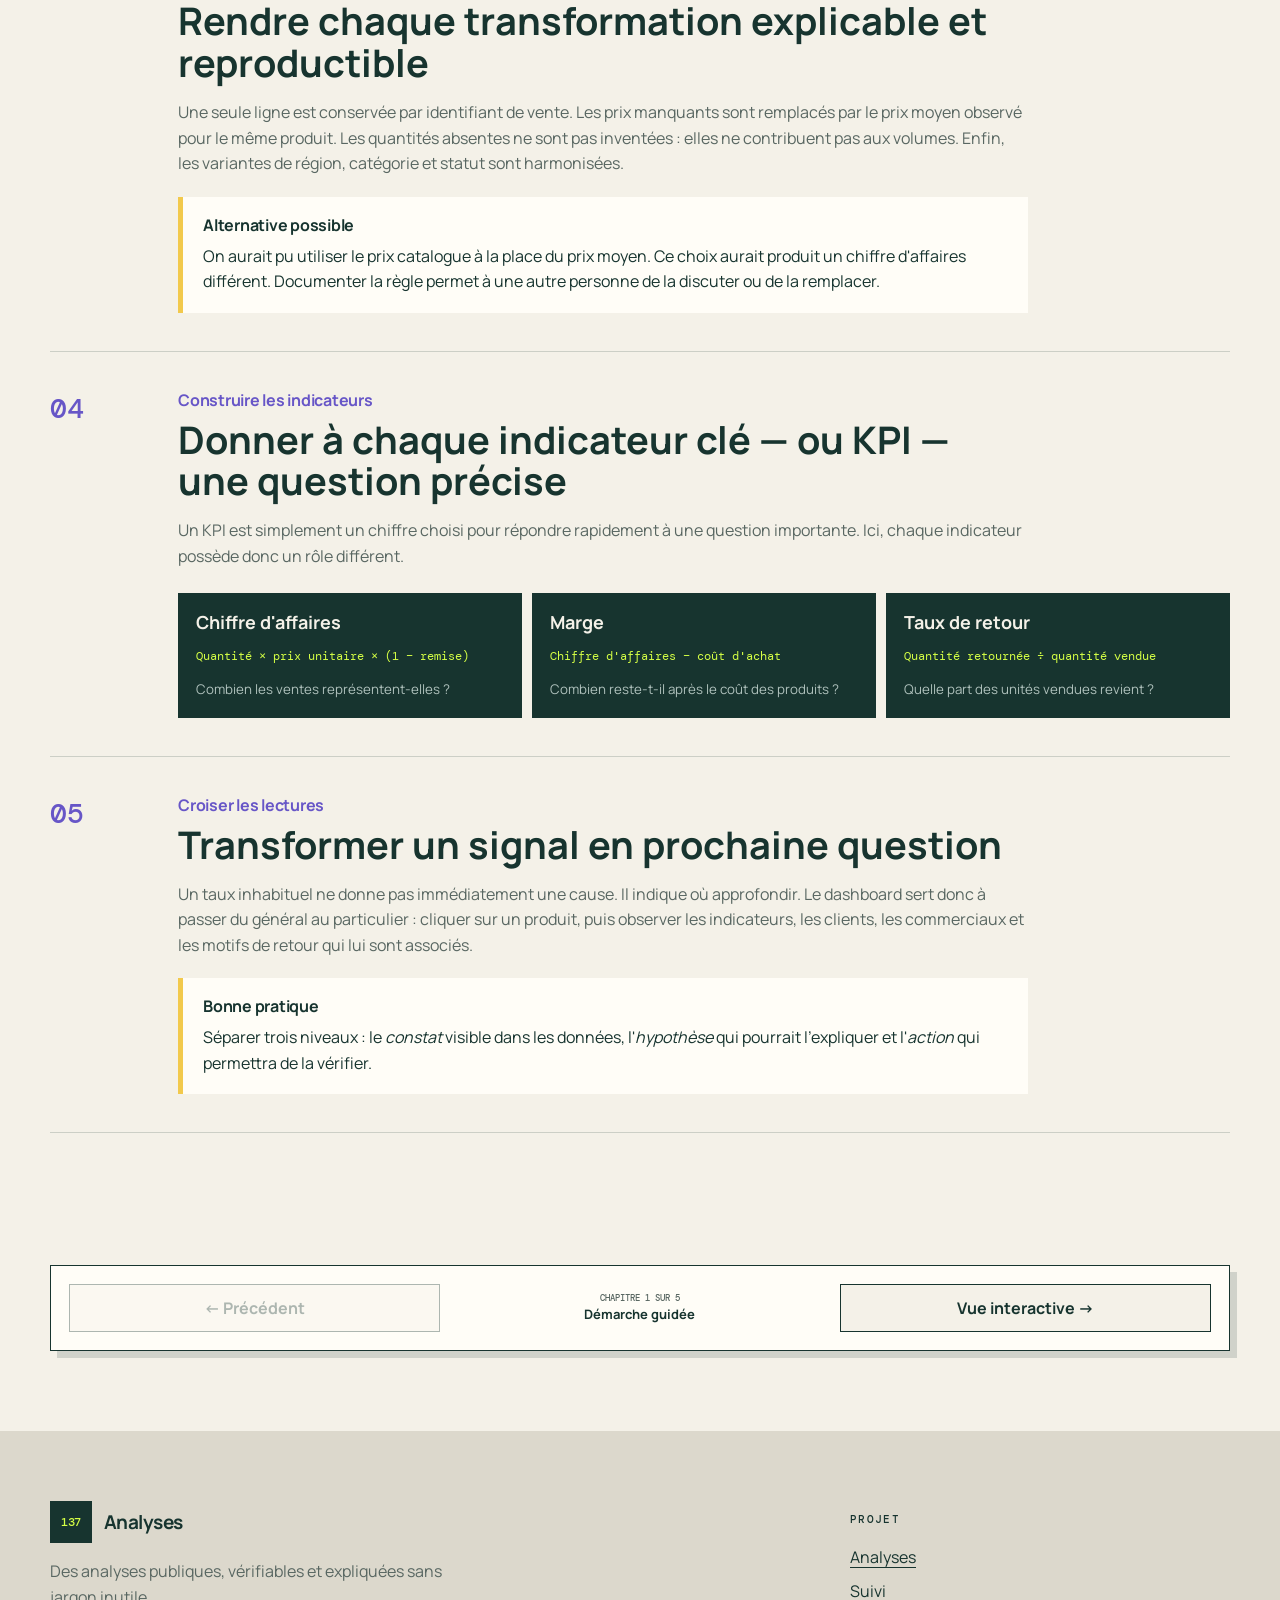
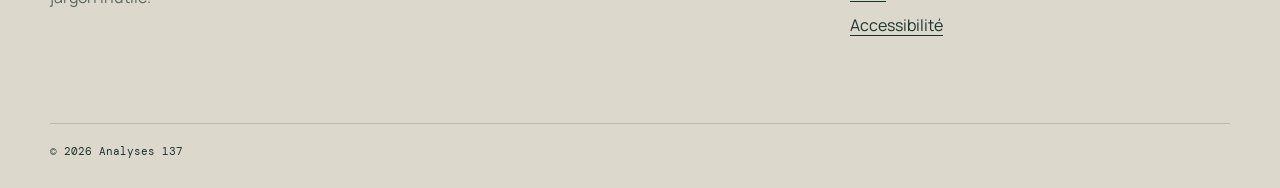
<file: site/analyses/analyse-commerciale-power-bi.html>
<!doctype html>
<html lang="fr">
<head>
  <meta charset="utf-8">
  <meta name="viewport" content="width=device-width, initial-scale=1">
  <meta name="description" content="Étude de cas Power BI sur le chiffre d'affaires, la marge et les retours produits.">
  <meta name="theme-color" content="#f4f1e8">
  <title>Ventes, marge et retours — Analyses 137</title>
  <link rel="icon" href="../assets/favicon.svg" type="image/svg+xml">
  <link rel="stylesheet" href="../assets/styles.css?v=20260910-pbi-matrice-compacte">
  <script src="../assets/app.js?v=20260906-pbi" defer></script>
  <script src="../assets/commercial-dashboard.js?v=20260906-2" defer></script>
  <script src="../assets/pbi-sections.js?v=20260910-1" defer></script>
  <script src="../assets/returns-matrix.js?v=20260910-3" defer></script>
</head>
<body>
  <a class="skip-link" href="#contenu">Aller au contenu</a>
  <header class="site-header">
    <a class="brand" href="../index.html" aria-label="Analyses 137, accueil"><span class="brand-mark" aria-hidden="true">137</span><span>Analyses</span></a>
    <button class="menu-button" type="button" aria-expanded="false" aria-controls="navigation">Menu</button>
    <nav id="navigation" class="navigation" aria-label="Navigation principale">
      <a href="../index.html#analyses" aria-current="page">Analyses</a><a href="../index.html#livres">Livres</a><a href="../suivi.html">Suivi</a>
      <a class="nav-cta" href="https://github.com/mariocelsonascimento-prog/Analyses-137/tree/main/analyses/analyse-commerciale-power-bi">Voir le dossier</a>
    </nav>
  </header>

  <main id="contenu" class="pbi-case">
    <section class="pbi-hero section-shell">
      <div><p class="eyebrow">Analyse 002 · Entraînement Power BI</p><span class="case-status">Cas pratique préparé pour un entretien</span><h1>Vendre plus ne veut pas toujours dire gagner plus.</h1><p class="pbi-intro">Ce projet est un exercice d’entraînement réalisé pour préparer un entretien. Son objectif principal est de développer et démontrer mes compétences en Power BI, en préparation des données et en analyse, à partir d’un cas commercial fictif.</p><div class="hero-actions"><a class="button button-primary" href="#chapitre-dashboard">Voir le dashboard</a><a class="button button-secondary" href="../downloads/analyse-commerciale-power-bi.pbix" download>Télécharger le fichier Power BI</a></div></div>
      <aside class="pbi-question"><p class="eyebrow">Question d’entraînement</p><h2>Quels commerciaux, produits et clients créent le plus de valeur, et quels retours doivent être examinés en priorité ?</h2><p>Cette question simule une demande métier. Les résultats servent à exercer ma méthode et ne décrivent pas l’activité réelle d’une entreprise.</p></aside>
    </section>

    <section class="pbi-kpis" aria-label="Indicateurs principaux"><div class="section-shell pbi-kpi-grid">
      <article><span>Chiffre d'affaires</span><strong>2,97 M€</strong><small>Valeur totale des ventes</small></article>
      <article><span>Marge</span><strong>526 915 €</strong><small>Montant restant après les coûts</small></article>
      <article><span>Taux de marge</span><strong>17,76 %</strong><small>Environ 18 € de marge pour 100 € vendus</small></article>
      <article><span>Unités vendues</span><strong>4 295</strong><small>Volume total de produits</small></article>
      <article><span>Unités retournées</span><strong>134</strong><small>Produits revenus après la vente</small></article>
      <article><span>Taux de retour</span><strong>3,12 %</strong><small>Environ 3 produits sur 100</small></article>
    </div></section>

    <section class="training-context"><div class="section-shell training-context-grid"><div><p class="eyebrow">Contexte du projet</p><h2>Un entraînement, pas une mission client</h2></div><div><p>Le classeur a été conçu comme un cas pratique de recrutement en Data Analyse. Les données, les personnes, les clients et les résultats présentés appartiennent à cet exercice.</p><p>Le but n’est donc pas de conseiller une entreprise réelle. Il est de montrer ma capacité à nettoyer un fichier, construire un modèle cohérent, écrire des mesures DAX, créer un dashboard interactif et expliquer les résultats avec prudence.</p></div></div></section>

    <section id="pbi-exploration" class="story-explorer section-shell" aria-labelledby="pbi-explorer-title">
      <div class="story-explorer-heading"><div><p class="eyebrow">Navigation</p><h2 id="pbi-explorer-title">Explorez le projet par chapitre</h2></div><p>Un seul chapitre est affiché à la fois. Les lectures réunissent les trois analyses détaillées.</p></div>
      <div class="story-toolbar">
        <div class="story-tabs pbi-section-tabs" role="tablist" aria-label="Chapitres de l’analyse Power BI">
          <button id="pbi-tab-demarche" type="button" role="tab" aria-controls="pbi-demarche" aria-selected="true" data-pbi-target="demarche">Démarche guidée</button>
          <button id="pbi-tab-dashboard" type="button" role="tab" aria-controls="dashboard" aria-selected="false" data-pbi-target="dashboard" tabindex="-1">Vue interactive</button>
          <button id="pbi-tab-lectures" type="button" role="tab" aria-controls="pbi-lectures" aria-selected="false" data-pbi-target="lectures" tabindex="-1">Lectures</button>
          <button id="pbi-tab-restitution" type="button" role="tab" aria-controls="pbi-restitution" aria-selected="false" data-pbi-target="restitution" tabindex="-1">Restitution</button>
          <button id="pbi-tab-construction" type="button" role="tab" aria-controls="pbi-construction" aria-selected="false" data-pbi-target="construction" tabindex="-1">Construction et transparence</button>
        </div>
      </div>
    </section>

    <section id="pbi-demarche" class="analysis-walkthrough section-shell pbi-nav-panel" role="tabpanel" aria-labelledby="pbi-tab-demarche" data-pbi-panel="demarche" data-pbi-title="Démarche guidée">
      <div class="pbi-heading"><p class="eyebrow">Démarche guidée</p><h2>Comment passer du fichier brut à une décision ?</h2><p>Une analyse sérieuse commence avant les graphiques. Voici le raisonnement suivi, les choix effectués et les questions qui restent ouvertes.</p></div>
      <div class="answer-question"><span>Question 1</span><h3>Quelles étapes permettent de transformer un fichier imparfait en résultats compréhensibles et vérifiables ?</h3></div>
      <ol class="analysis-steps">
        <li><div class="analysis-step-number">01</div><div><p class="story-kicker">Formuler le problème</p><h3>Ne pas chercher « le meilleur », mais comprendre les contributions et les risques</h3><p>La direction a besoin de savoir qui génère les ventes, quels produits créent de la marge et où les retours peuvent signaler un problème. Ces trois questions sont liées, mais elles ne se répondent pas avec le même indicateur.</p><div class="reflection"><strong>Réflexion</strong><p>Un classement fondé uniquement sur le chiffre d'affaires récompenserait le volume sans vérifier la rentabilité ni la qualité des ventes.</p></div></div></li>
        <li><div class="analysis-step-number">02</div><div><p class="story-kicker">Examiner les données</p><h3>Contrôler avant de calculer</h3><p>Le classeur brut contient 652 lignes de ventes, 122 clients, 30 produits et 72 lignes de retours. Le contrôle révèle deux identifiants de vente dupliqués, deux prix unitaires absents, trois quantités non renseignées et plusieurs variantes de libellés comme « IDF » et « Île-de-France ».</p><div class="reflection"><strong>Pourquoi c'est important</strong><p>Sans correction, les doublons ajoutent 12 unités artificielles. Des libellés différents créent plusieurs catégories pour une même réalité et faussent les regroupements.</p></div></div></li>
        <li><div class="analysis-step-number">03</div><div><p class="story-kicker">Choisir les règles</p><h3>Rendre chaque transformation explicable et reproductible</h3><p>Une seule ligne est conservée par identifiant de vente. Les prix manquants sont remplacés par le prix moyen observé pour le même produit. Les quantités absentes ne sont pas inventées : elles ne contribuent pas aux volumes. Enfin, les variantes de région, catégorie et statut sont harmonisées.</p><div class="reflection"><strong>Alternative possible</strong><p>On aurait pu utiliser le prix catalogue à la place du prix moyen. Ce choix aurait produit un chiffre d'affaires différent. Documenter la règle permet à une autre personne de la discuter ou de la remplacer.</p></div></div></li>
        <li><div class="analysis-step-number">04</div><div><p class="story-kicker">Construire les indicateurs</p><h3>Donner à chaque indicateur clé — ou KPI — une question précise</h3><p>Un KPI est simplement un chiffre choisi pour répondre rapidement à une question importante. Ici, chaque indicateur possède donc un rôle différent.</p><div class="analysis-formulas"><p><strong>Chiffre d'affaires</strong><span>Quantité × prix unitaire × (1 − remise)</span><small>Combien les ventes représentent-elles ?</small></p><p><strong>Marge</strong><span>Chiffre d'affaires − coût d'achat</span><small>Combien reste-t-il après le coût des produits ?</small></p><p><strong>Taux de retour</strong><span>Quantité retournée ÷ quantité vendue</span><small>Quelle part des unités vendues revient ?</small></p></div></div></li>
        <li><div class="analysis-step-number">05</div><div><p class="story-kicker">Croiser les lectures</p><h3>Transformer un signal en prochaine question</h3><p>Un taux inhabituel ne donne pas immédiatement une cause. Il indique où approfondir. Le dashboard sert donc à passer du général au particulier : cliquer sur un produit, puis observer les indicateurs, les clients, les commerciaux et les motifs de retour qui lui sont associés.</p><div class="reflection"><strong>Bonne pratique</strong><p>Séparer trois niveaux : le <em>constat</em> visible dans les données, l'<em>hypothèse</em> qui pourrait l'expliquer et l'<em>action</em> qui permettra de la vérifier.</p></div></div></li>
      </ol>
    </section>

    <section id="dashboard" class="pbi-dashboard section-shell pbi-nav-panel" role="tabpanel" aria-labelledby="pbi-tab-dashboard" data-pbi-panel="dashboard" data-pbi-title="Vue interactive"><div class="pbi-heading"><p class="eyebrow">Vue interactive</p><h2>Explorez les données directement</h2><p>Les filtres Année, Commercial et Produit recalculent les indicateurs et les graphiques sans compte Power BI.</p></div>
      <div class="answer-question"><span>Question 2</span><h3>Comment les résultats changent-ils lorsque l’on sélectionne une année, un commercial, un produit ou une barre du graphique ?</h3></div>
      <p class="pbi-explain"><strong>Comment utiliser cette page ?</strong> Commencez par lire les chiffres généraux. Sélectionnez ensuite un élément : tous les chiffres et tous les graphiques sont recalculés pour cette sélection. L’élément actif apparaît en jaune. Le bouton « Réinitialiser » permet de revenir à la vue d’ensemble.</p>
      <div class="web-dashboard" data-commercial-dashboard>
        <div class="dashboard-controls" aria-label="Filtres du dashboard">
          <label>Année<select id="filter-year"><option value="">Toutes</option></select></label>
          <label>Commercial<select id="filter-salesperson"><option value="">Tous</option></select></label>
          <label>Produit<select id="filter-product"><option value="">Tous</option></select></label>
          <button id="reset-dashboard" type="button">Réinitialiser</button>
        </div>
        <p id="dashboard-context" class="dashboard-context" aria-live="polite">Chargement des données…</p>
        <div id="live-kpis" class="live-kpis" aria-label="Indicateurs filtrés"></div>
        <div class="live-chart-grid">
          <section class="live-chart live-chart-wide"><h3>Quels commerciaux génèrent le plus de chiffre d’affaires et de marge ?</h3><p>Cliquez sur une barre pour filtrer le dashboard. La sélection reste visible en jaune.</p><div id="chart-salespeople"></div></section>
          <section class="live-chart"><h3>Quels sont les 5 produits qui génèrent le plus de marge ?</h3><p>Cliquez sur un produit pour recalculer tous les autres éléments.</p><div id="chart-products"></div></section>
          <section class="live-chart"><h3>Quels sont les 5 clients qui génèrent le plus de chiffre d’affaires ?</h3><p>Cliquez sur un client pour explorer son activité.</p><div id="chart-clients"></div></section>
          <section class="live-chart"><h3>Quels produits présentent les taux de retour les plus élevés ?</h3><p>Cliquez sur un produit pour examiner son profil.</p><div id="chart-return-rate"></div></section>
          <section class="live-chart"><h3>Pour quelles raisons les produits sont-ils retournés ?</h3><p>Cliquez sur un motif pour voir les ventes concernées.</p><div id="chart-reasons"></div></section>
        </div>
        <p id="dashboard-error" class="dashboard-error" hidden>Les données du dashboard ne peuvent pas être chargées.</p>
      </div>
      <details class="pbi-original"><summary>Comparer avec la capture Power BI originale</summary><figure><img src="../assets/images/analyse-commerciale-dashboard.png" alt="Dashboard Power BI original présentant six indicateurs, la performance par commercial, les produits, les clients et les retours."><figcaption>La reconstruction web reprend les mêmes questions métier, avec une présentation adaptée au site.</figcaption></figure></details>
    </section>

    <div id="pbi-lectures" class="pbi-nav-panel pbi-readings-panel" role="tabpanel" aria-labelledby="pbi-tab-lectures" data-pbi-panel="lectures" data-pbi-title="Lectures">
    <section class="pbi-story section-shell"><div class="pbi-heading"><p class="eyebrow">Lecture 01</p><h2>Chiffre d'affaires et rentabilité ne sont pas synonymes</h2></div><div class="answer-question"><span>Question 3</span><h3>Le commercial qui vend le plus est-il aussi celui qui transforme le mieux ses ventes en marge ?</h3></div><div class="pbi-story-grid"><article><strong>Julie Renard</strong><span>≈ 684 k€ de chiffre d'affaires</span><p>Elle est la première contributrice en volume de ventes et génère environ 120 k€ de marge.</p></article><article><strong>Karim Benali</strong><span>≈ 20,20 % de taux de marge</span><p>Son chiffre d'affaires est plus faible, autour de 486 k€, mais son taux de marge est le plus élevé des cinq commerciaux.</p></article></div><p class="pbi-explain"><strong>Exemple simple.</strong> Une vente de 100 € avec 15 € de marge rapporte moins qu'une vente de 80 € avec 20 € de marge. Le chiffre d'affaires mesure l'activité ; le taux de marge mesure l'efficacité économique de cette activité. Le dashboard évite donc de désigner automatiquement le plus gros vendeur comme le plus rentable.</p><div class="reading-chain"><p><strong>Constat</strong> Julie produit le plus de chiffre d’affaires et de marge en valeur. Karim transforme une plus grande part de son chiffre d’affaires en marge.</p><p><strong>Hypothèses à tester</strong> Ensemble de produits vendus différent — parfois appelé « mix produits » —, remises moins fortes, clients ou catégories plus rentables.</p><p><strong>Données nécessaires</strong> Objectifs commerciaux, politique de remise, temps passé et coûts commerciaux complets.</p></div></section>

    <section class="pbi-dark"><div class="section-shell pbi-story"><div class="pbi-heading"><p class="eyebrow">Lecture 02</p><h2>Beaucoup de retours ou un taux élevé : ce n'est pas la même alerte</h2></div><div class="answer-question answer-question-dark"><span>Question 4</span><h3>Faut-il surveiller le produit qui revient le plus souvent en nombre, ou celui dont la plus grande proportion est retournée ?</h3></div><div class="pbi-contrast"><article><span>Plus grand volume observé</span><strong>Webcam HD · 12</strong><p>Douze unités retournées attirent l'attention sur le nombre total de retours.</p></article><article><span>Taux le plus élevé observé</span><strong>Headset Office · 13,33 %</strong><p>La proportion est forte même si le nombre d'unités retournées est plus faible.</p></article></div><p class="pbi-explain"><strong>Pourquoi regarder les deux ?</strong> Un produit très vendu peut avoir beaucoup de retours tout en gardant un taux raisonnable. À l'inverse, quelques retours sur un produit peu vendu peuvent représenter une part inquiétante. Le nombre de retours aide à estimer la charge pour l’entreprise ; le taux indique la fréquence du problème par rapport aux ventes.</p><div class="reading-chain"><p><strong>Constat</strong> La Webcam HD crée la plus forte charge de retours. Le Headset Office présente la plus forte fréquence relative.</p><p><strong>Décision différente</strong> Le nombre peut justifier une action logistique ; le taux peut justifier un contrôle qualité même avec peu d'unités.</p><p><strong>Point de vigilance</strong> Sur un faible nombre de ventes, quelques retours suffisent à faire fortement varier le taux.</p></div></div></section>

    <section class="pbi-story section-shell"><div class="pbi-heading"><p class="eyebrow">Lecture 03</p><h2>Les motifs précisent où enquêter</h2></div><div class="answer-question"><span>Question 5</span><h3>Les raisons déclarées pour les retours permettent-elles d’identifier les vérifications prioritaires ?</h3></div><div class="pbi-reasons"><div><strong>32</strong><span>Défectueux</span></div><div><strong>30</strong><span>Non conforme</span></div><div><strong>25</strong><span>Erreur de commande</span></div><div><strong>24</strong><span>Autre</span></div><div><strong>23</strong><span>Transport</span></div></div><div class="pbi-matrix"><div class="return-matrix-card" data-return-matrix><div class="return-matrix-heading"><div><p class="story-kicker">Matrice interactive</p><h3>Quels motifs concernent chaque produit ?</h3></div><button class="return-matrix-reset" type="button" disabled>Effacer la sélection</button></div><p class="return-matrix-help">Cliquez sur un produit pour afficher sa ligne et ses motifs renseignés, ou sur un motif pour afficher sa colonne et les produits concernés. Cliquez sur un chiffre pour croiser les deux. Un deuxième clic annule la sélection.</p><p class="return-matrix-status" aria-live="polite">Chargement de la matrice…</p><div class="return-matrix-scroll" tabindex="0" aria-label="Matrice des quantités retournées par produit et par motif"><p class="return-matrix-loading">Préparation des données…</p></div><p class="return-matrix-error" hidden>La matrice ne peut pas être chargée.</p></div><div><h3>Un signal à examiner, pas une cause prouvée</h3><p>Pour la Webcam HD, 9 retours sur 12 sont classés « défectueux », soit 75 %. Cela signifie que 3 retours sur 4 de ce produit portent ce motif. C'est une raison concrète de lancer un contrôle qualité ciblé.</p><p>Le tableau ne permet toutefois pas d'affirmer que le fournisseur est responsable. Il faudrait compléter l'analyse par des numéros de lot, des dates, des commentaires clients ou des données logistiques.</p></div></div></section>
    </div>

    <section id="pbi-restitution" class="decision-section pbi-nav-panel" role="tabpanel" aria-labelledby="pbi-tab-restitution" data-pbi-panel="restitution" data-pbi-title="Restitution"><div class="section-shell"><div class="pbi-heading"><p class="eyebrow">Restitution</p><h2>Trois conclusions, puis des actions vérifiables</h2><p>Une recommandation utile précise le signal observé, l'action proposée et la manière de savoir si elle fonctionne.</p></div><div class="answer-question"><span>Question 6</span><h3>Quelles décisions peut-on proposer à partir des constats, sans présenter les hypothèses comme des certitudes ?</h3></div><div class="decision-grid"><article><span>Conclusion 01</span><h3>La performance commerciale possède plusieurs dimensions</h3><p>Julie Renard génère le plus grand montant de ventes et de marge, tandis que Karim Benali conserve la plus grande part de ses ventes sous forme de marge.</p><strong>Action proposée</strong><p>Comparer les produits vendus et les niveaux de remise avant de fixer les objectifs.</p></article><article><span>Conclusion 02</span><h3>Les retours globaux restent limités, mais cachent des écarts</h3><p>Le taux général est de 3,12 %, alors que certains produits dépassent nettement ce niveau.</p><strong>Action proposée</strong><p>Créer un seuil d'alerte combinant taux de retour et nombre minimal d'unités vendues.</p></article><article><span>Conclusion 03</span><h3>Les défauts et non-conformités concentrent presque la moitié des retours</h3><p>Ces deux motifs totalisent 62 unités sur 134, soit environ 46 %.</p><strong>Action proposée</strong><p>Contrôler d'abord les couples produit–motif les plus concentrés, puis suivre leur évolution après correction.</p></article></div><div class="decision-test"><h3>Comment vérifier si les actions fonctionnent ?</h3><p>Comparer, pour les produits ciblés, le taux de retour avant et après l'intervention sur une période et un volume suffisants. Vérifier en parallèle que la baisse ne vient pas simplement d'une diminution des ventes.</p></div></div></section>

    <div id="pbi-construction" class="pbi-nav-panel pbi-construction-panel" role="tabpanel" aria-labelledby="pbi-tab-construction" data-pbi-panel="construction" data-pbi-title="Construction et transparence">
    <section class="pbi-method"><div class="section-shell"><div class="pbi-heading"><p class="eyebrow">Construction</p><h2>Ce que le projet démontre techniquement</h2></div><div class="answer-question"><span>Question 7</span><h3>Quelles compétences Power BI ont été utilisées pour rendre l’analyse fiable, calculable et interactive ?</h3></div><div class="pbi-method-grid"><article><span>01</span><h3>Modéliser</h3><p>Une table de dates relie les ventes au calendrier et permet aux filtres annuels de fonctionner de manière cohérente.</p></article><article><span>02</span><h3>Calculer</h3><p>Les mesures DAX — les formules de calcul utilisées par Power BI — séparent les règles métier des données brutes.</p></article><article><span>03</span><h3>Comparer</h3><p>Les classements, les taux et les nombres répondent à des questions différentes et sont donc présentés séparément.</p></article><article><span>04</span><h3>Guider</h3><p>Les interactions permettent de sélectionner un élément et de recalculer les autres graphiques sans perdre le contexte.</p></article></div><div class="pbi-code"><div><span>Quantité retournée</span><code>SUM(Retours[Quantite_Retour])</code></div><div><span>Taux de retour</span><code>DIVIDE([Quantité retournée], [Quantité vendue], 0)</code></div></div></div></section>

    <section class="pbi-limit section-shell"><p class="eyebrow">Transparence</p><h2>Ce que cette analyse est — et ce qu’elle n’est pas</h2><div class="answer-question"><span>Question 8</span><h3>Jusqu’où peut-on interpréter les résultats de cet exercice ?</h3></div><p><strong>Il s’agit uniquement d’une analyse d’entraînement réalisée pour préparer un entretien.</strong> L’objectif principal est de pratiquer et présenter mes compétences en Power BI et en analyse de données.</p><p>Ce travail n’est pas une mission client, une étude officielle ou une analyse des performances d’une entreprise réelle. La provenance et la licence du jeu d’exercice ne figurent pas dans les fichiers reçus.</p><p>Les écarts observés servent à exercer le raisonnement analytique. Ils montrent où regarder et quelles questions poser. Ils ne prouvent pas, à eux seuls, pourquoi une marge est faible ou pourquoi un produit est retourné.</p><div class="hero-actions"><a class="button button-primary" href="../downloads/analyse-commerciale-power-bi.pbix" download>Examiner le PBIX</a><a class="button button-secondary" href="../downloads/Entrainement_PowerBI_DataAnalyst.xlsx" download>Télécharger les données brutes</a><a class="button button-secondary" href="../suivi.html">Voir les tickets du projet</a></div></section>
    </div>

    <div class="story-pager pbi-section-pager section-shell" aria-label="Navigation entre les chapitres"><button id="pbi-previous" type="button" disabled>← Précédent</button><p><span id="pbi-progress">Chapitre 1 sur 5</span><strong id="pbi-current-title">Démarche guidée</strong></p><button id="pbi-next" type="button">Vue interactive →</button></div>
  </main>

  <footer class="site-footer"><div class="section-shell footer-grid"><div><a class="brand footer-brand" href="../index.html"><span class="brand-mark">137</span><span>Analyses</span></a><p>Des analyses publiques, vérifiables et expliquées sans jargon inutile.</p></div><div><p class="footer-label">Projet</p><a href="../index.html#analyses">Analyses</a><a href="../suivi.html">Suivi</a><a href="../accessibilite.html">Accessibilité</a></div><p class="copyright">© <span id="year"></span> Analyses 137</p></div></footer>
</body>
</html>
</file>
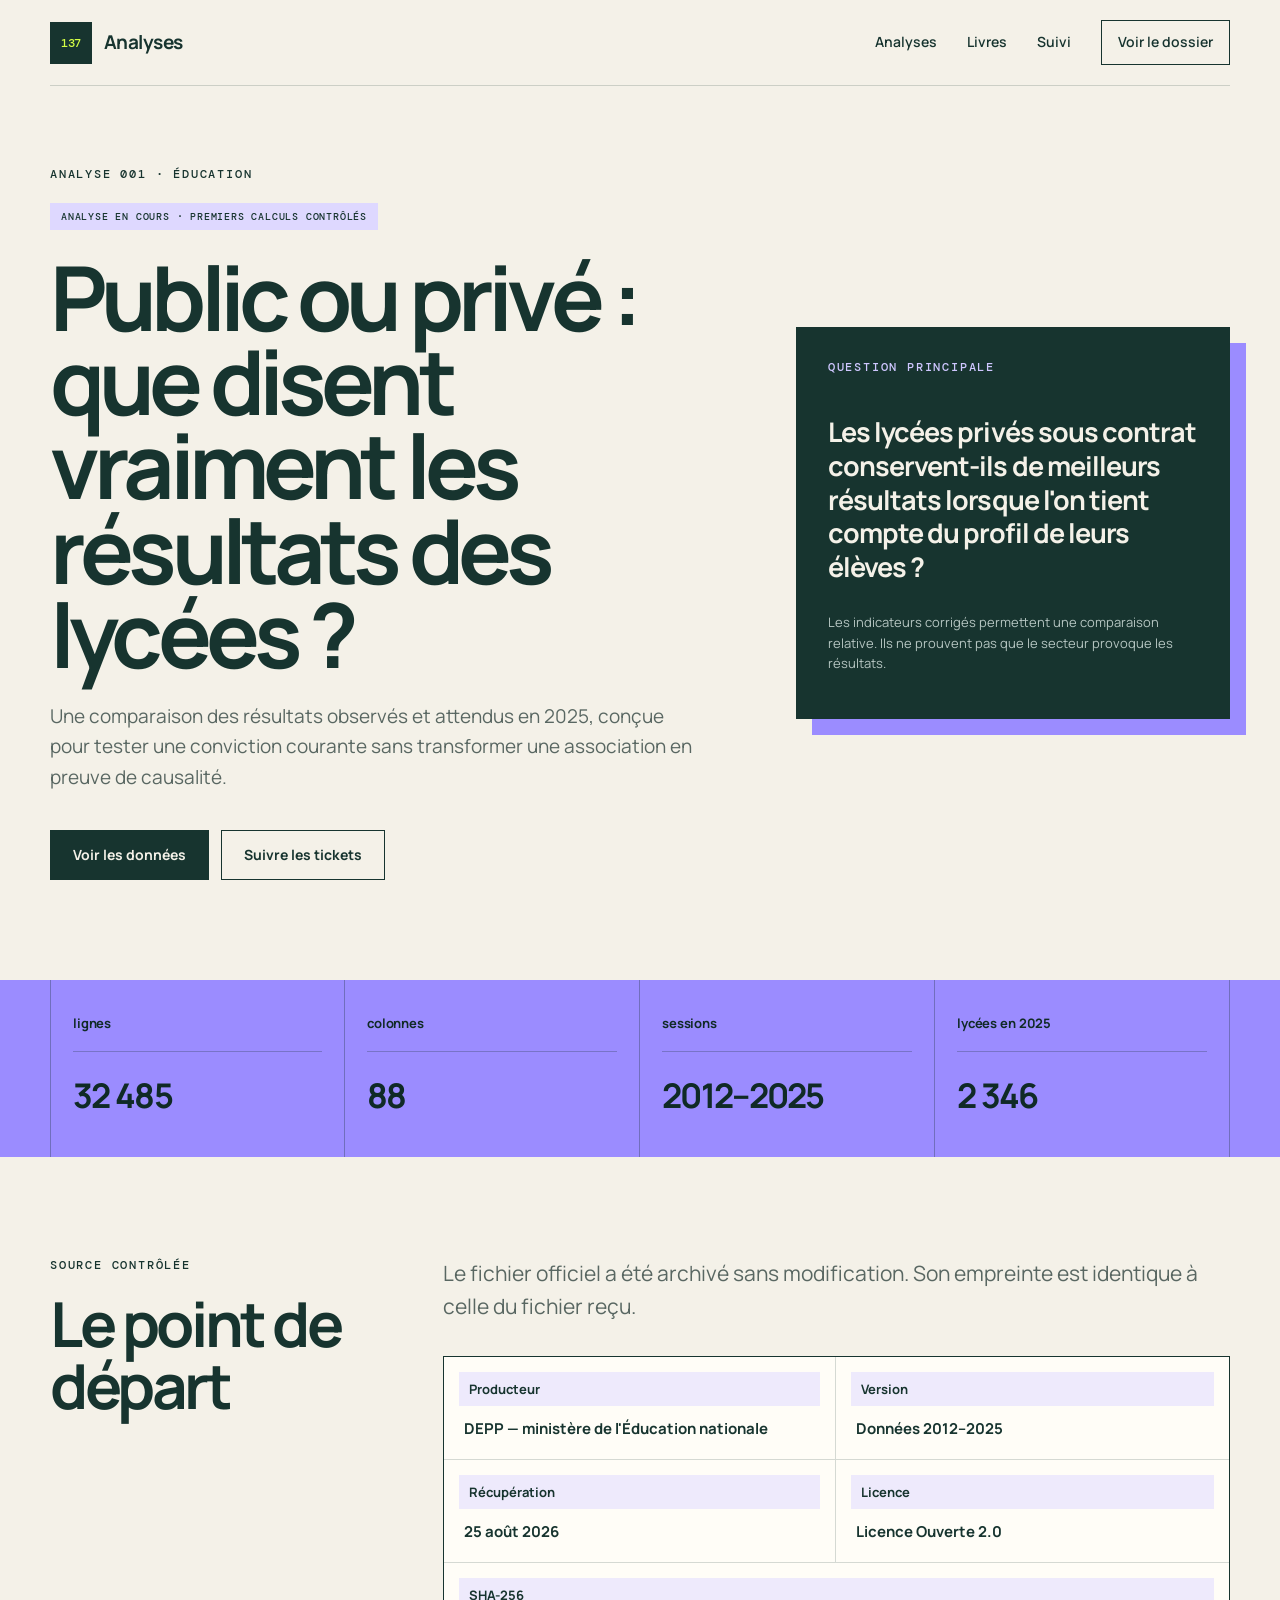
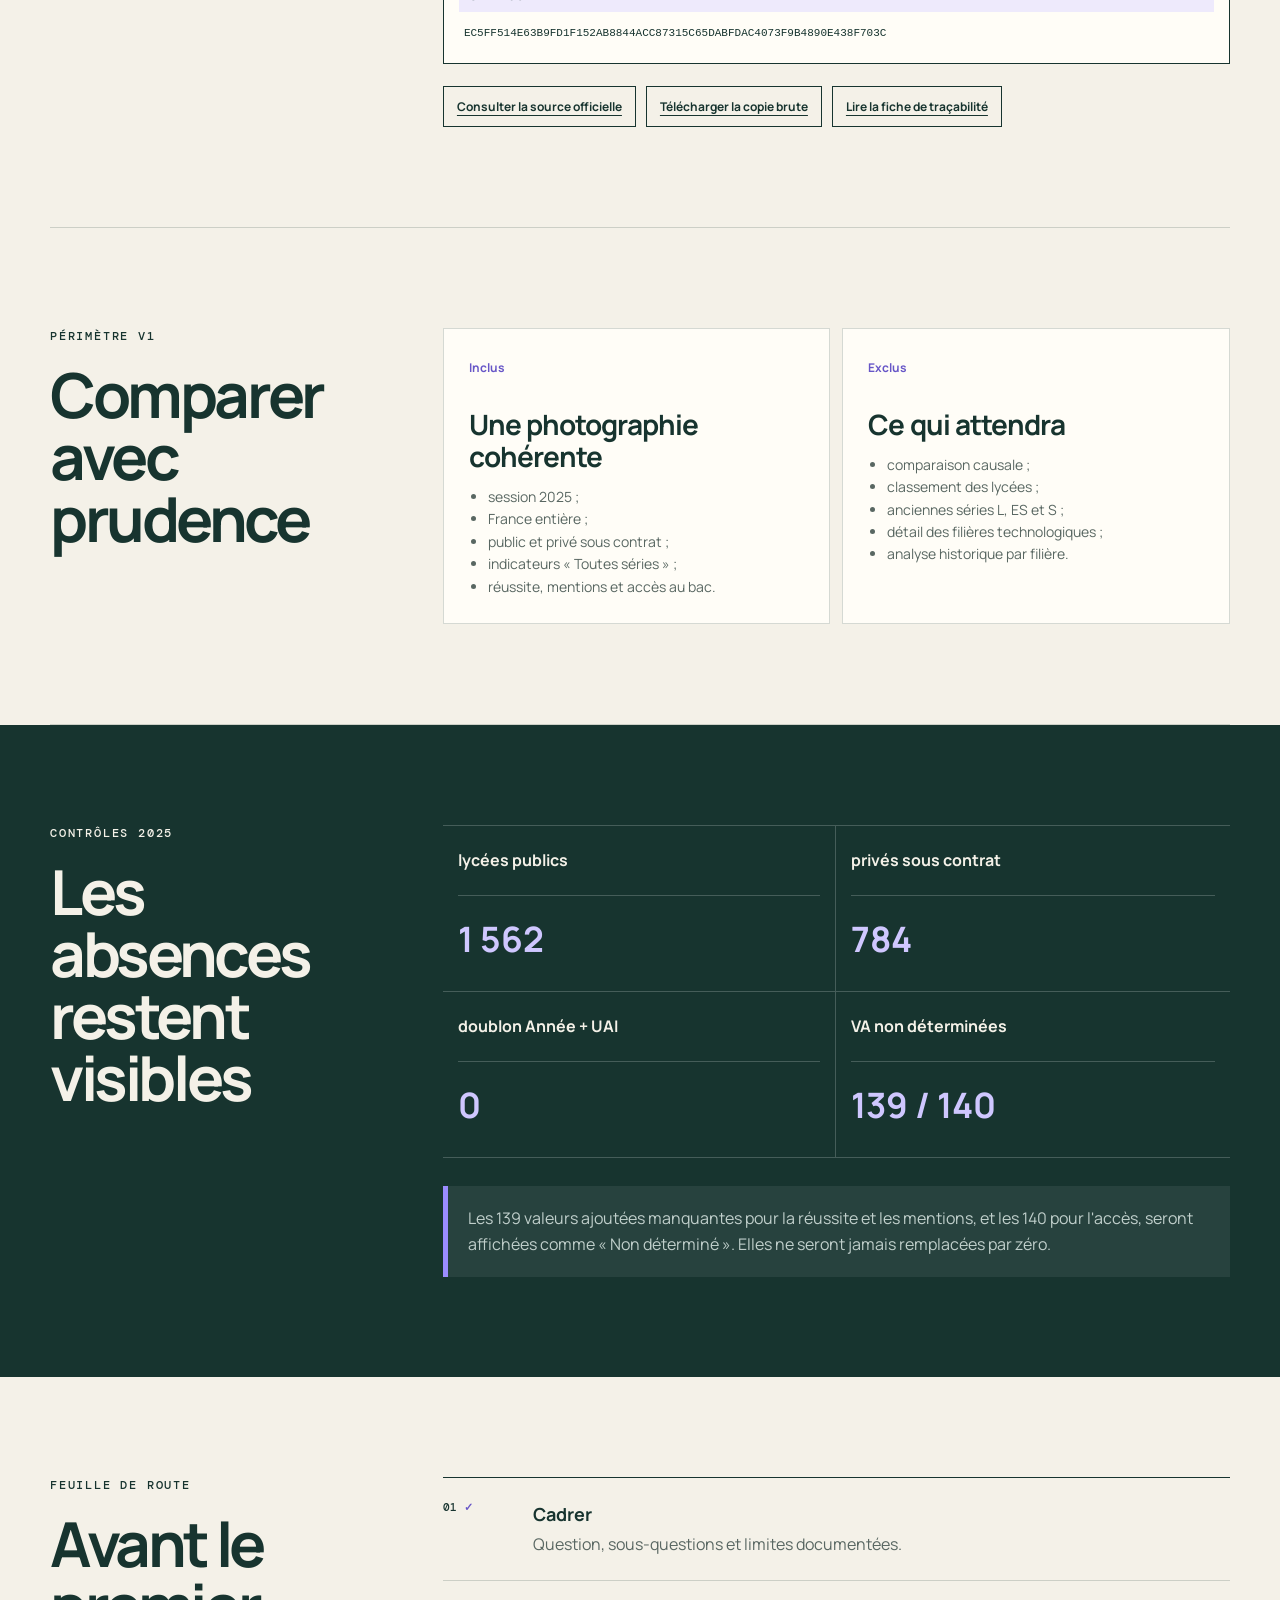
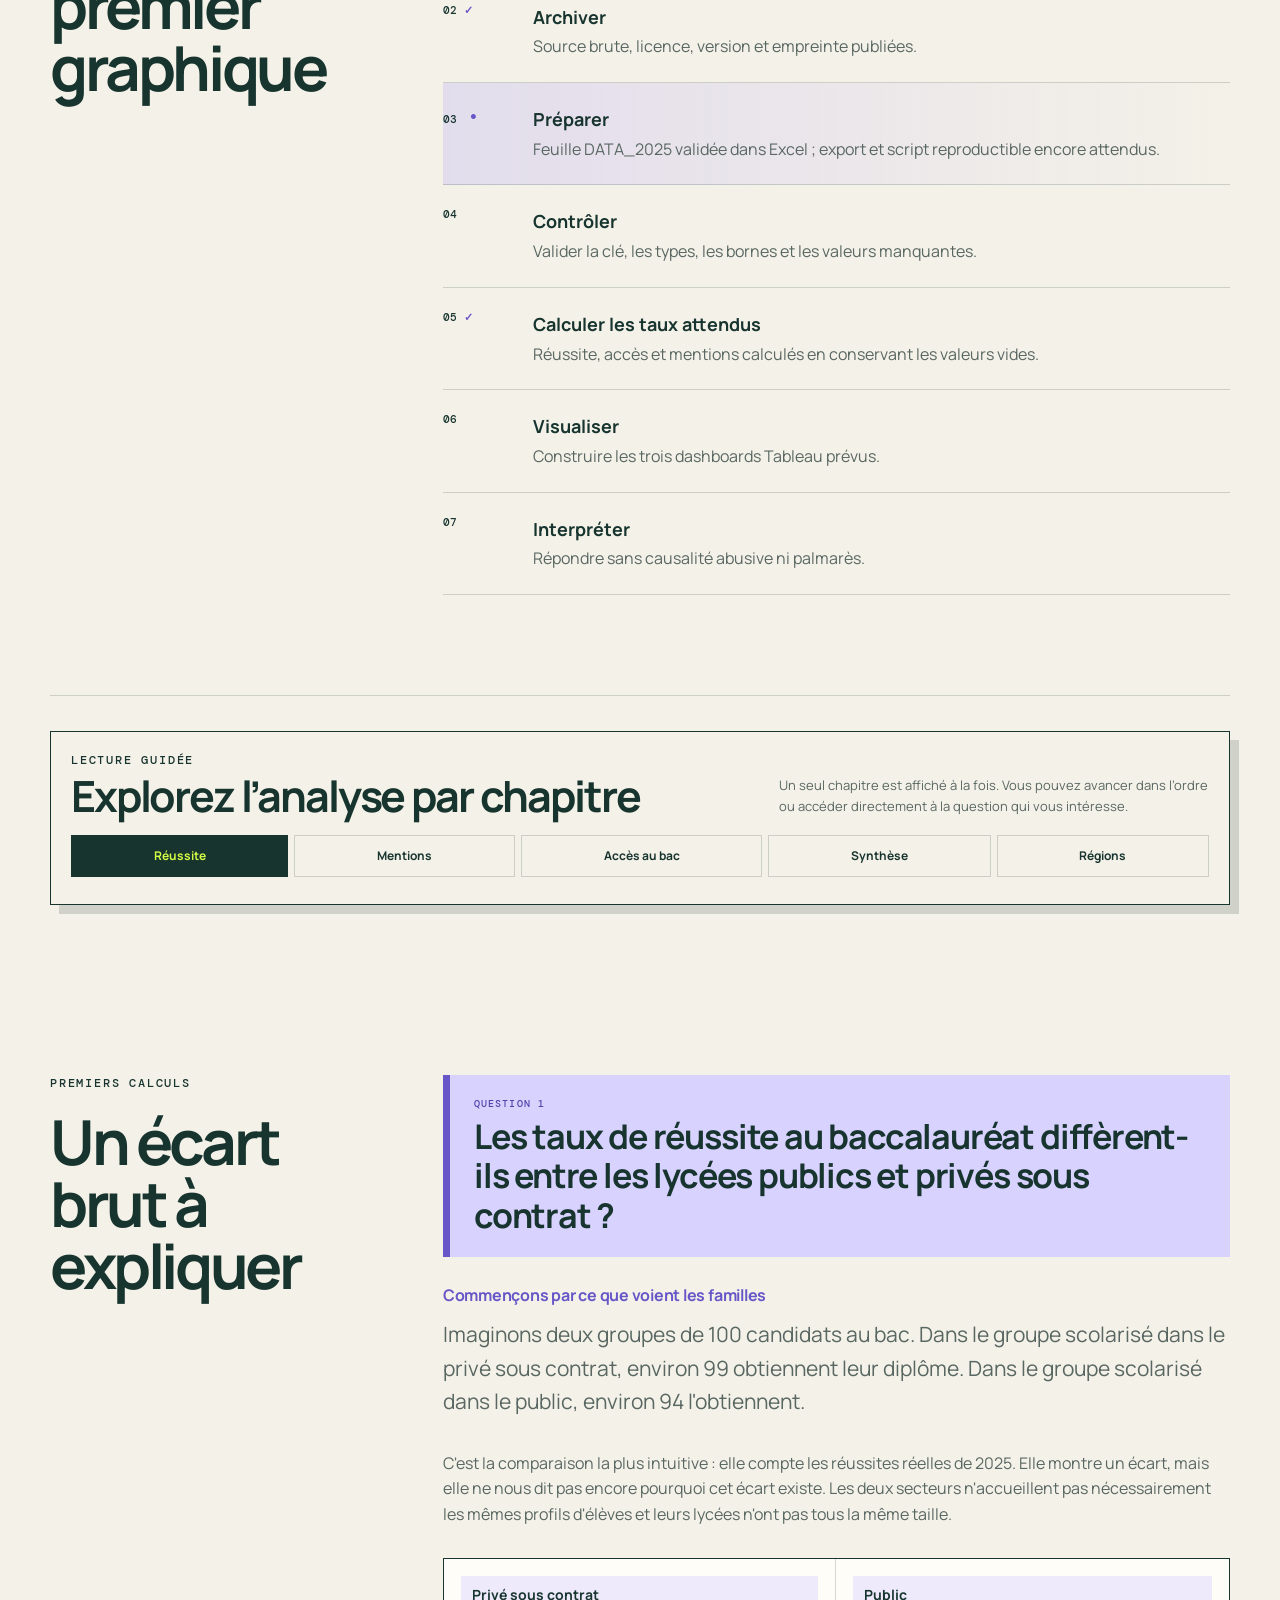
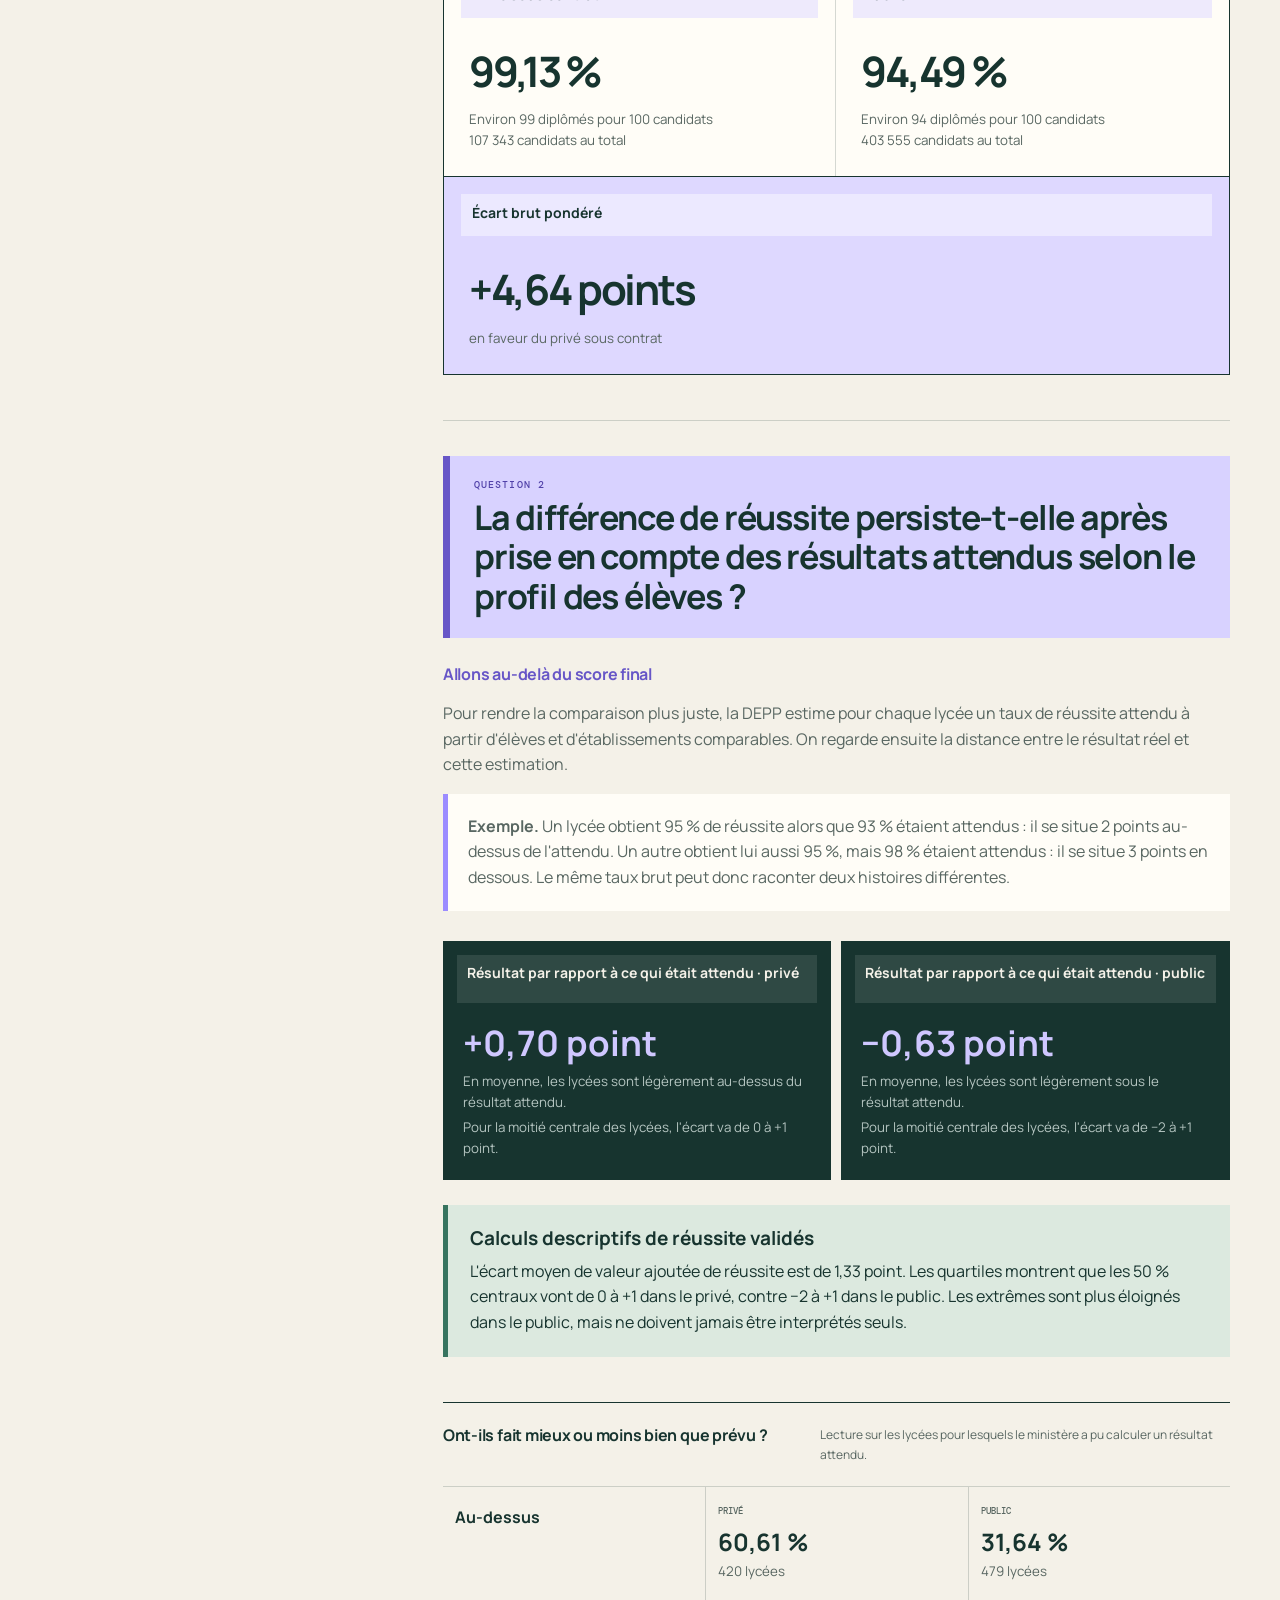
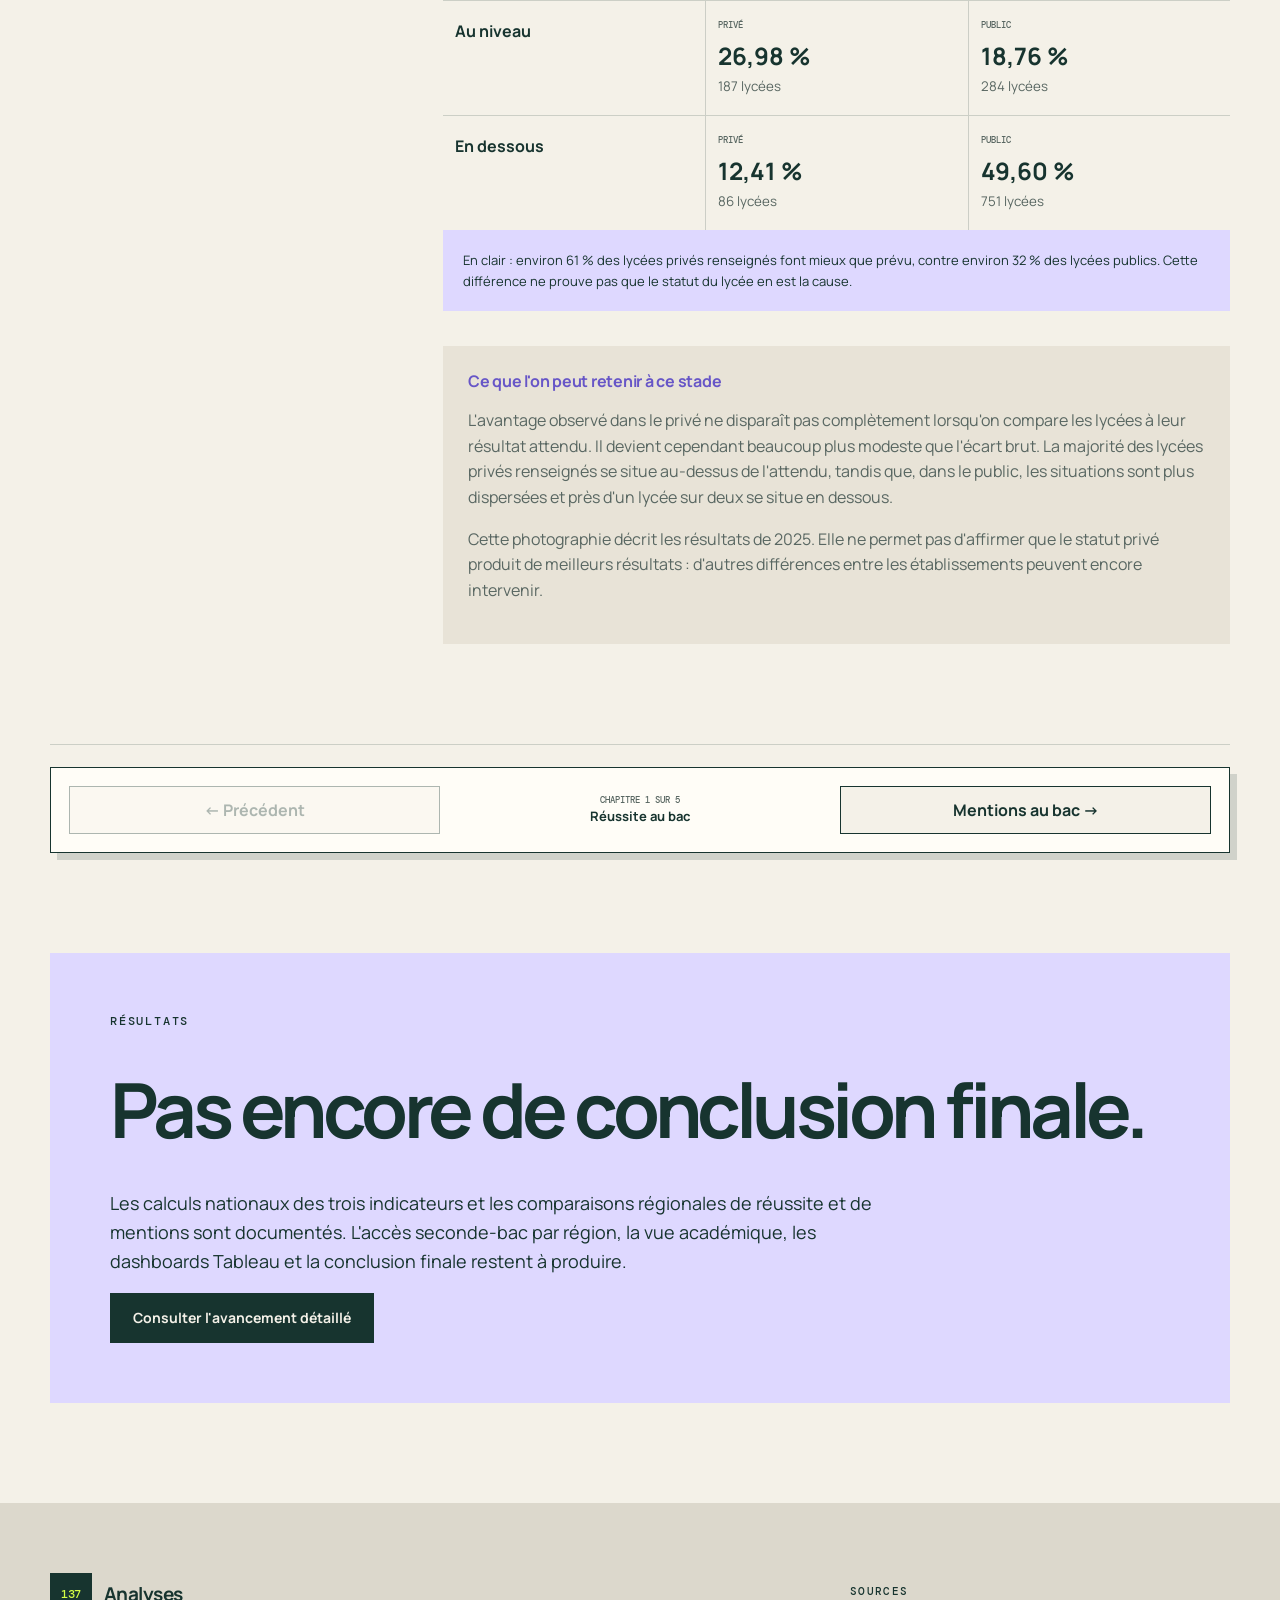
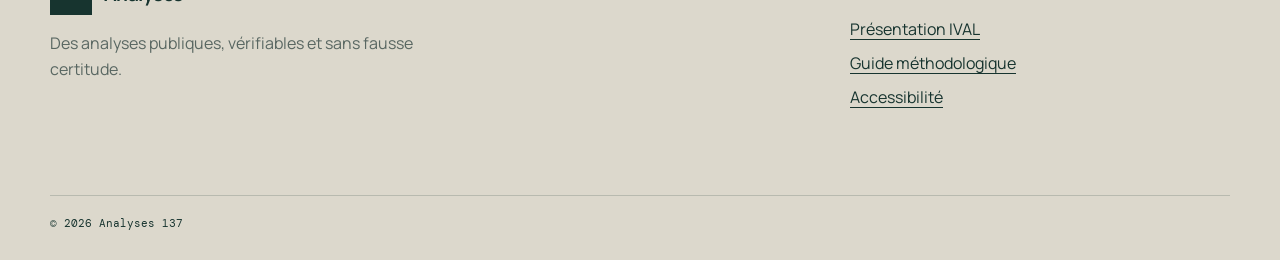
<file: site/analyses/lycees-public-prive-2025.html>
<!doctype html>
<html lang="fr">
<head>
  <meta charset="utf-8">
  <meta name="viewport" content="width=device-width, initial-scale=1">
  <meta name="description" content="Analyse 2025 des résultats observés, attendus et des valeurs ajoutées des lycées publics et privés sous contrat.">
  <meta name="theme-color" content="#f4f1e8">
  <title>Lycées publics et privés en 2025 — Analyses 137</title>
  <link rel="icon" href="../assets/favicon.svg" type="image/svg+xml">
  <link rel="stylesheet" href="../assets/styles.css?v=20260909-mobile">
  <script src="../assets/app.js?v=20260825-ival" defer></script>
  <script src="../assets/ival-story.js?v=20260909-2" defer></script>
</head>
<body>
  <a class="skip-link" href="#contenu">Aller au contenu</a>
  <header class="site-header">
    <a class="brand" href="../index.html" aria-label="Analyses 137, accueil"><span class="brand-mark" aria-hidden="true">137</span><span>Analyses</span></a>
    <button class="menu-button" type="button" aria-expanded="false" aria-controls="navigation">Menu</button>
    <nav id="navigation" class="navigation" aria-label="Navigation principale">
      <a href="../index.html#analyses" aria-current="page">Analyses</a>
      <a href="../index.html#livres">Livres</a>
      <a href="../suivi.html">Suivi</a>
      <a class="nav-cta" href="https://github.com/mariocelsonascimento-prog/Analyses-137/tree/main/analyses/lycees-public-prive-2025">Voir le dossier</a>
    </nav>
  </header>

  <main id="contenu" class="case-main">
    <section class="case-hero section-shell">
      <div class="case-hero-copy">
        <p class="eyebrow">Analyse 001 · Éducation</p>
        <span class="case-status">Analyse en cours · premiers calculs contrôlés</span>
        <h1>Public ou privé : que disent vraiment les résultats des lycées ?</h1>
        <p>Une comparaison des résultats observés et attendus en 2025, conçue pour tester une conviction courante sans transformer une association en preuve de causalité.</p>
        <div class="hero-actions">
          <a class="button button-primary" href="#donnees">Voir les données</a>
          <a class="button button-secondary" href="../suivi.html">Suivre les tickets</a>
        </div>
      </div>
      <aside class="case-question" aria-labelledby="question-title">
        <p class="eyebrow">Question principale</p>
        <h2 id="question-title">Les lycées privés sous contrat conservent-ils de meilleurs résultats lorsque l'on tient compte du profil de leurs élèves ?</h2>
        <p>Les indicateurs corrigés permettent une comparaison relative. Ils ne prouvent pas que le secteur provoque les résultats.</p>
      </aside>
    </section>

    <section class="case-facts" aria-label="Faits vérifiés sur le fichier">
      <div class="section-shell case-facts-grid">
        <article><strong>32 485</strong><span>lignes</span></article>
        <article><strong>88</strong><span>colonnes</span></article>
        <article><strong>2012–2025</strong><span>sessions</span></article>
        <article><strong>2 346</strong><span>lycées en 2025</span></article>
      </div>
    </section>

    <section id="donnees" class="case-section section-shell">
      <div class="case-section-title"><p class="eyebrow">Source contrôlée</p><h2>Le point de départ</h2></div>
      <div class="case-content">
        <p class="case-lead">Le fichier officiel a été archivé sans modification. Son empreinte est identique à celle du fichier reçu.</p>
        <div class="data-card">
          <div><span>Producteur</span><strong>DEPP — ministère de l'Éducation nationale</strong></div>
          <div><span>Version</span><strong>Données 2012–2025</strong></div>
          <div><span>Récupération</span><strong>25 août 2026</strong></div>
          <div><span>Licence</span><strong>Licence Ouverte 2.0</strong></div>
          <div class="data-card-wide"><span>SHA-256</span><code>EC5FF514E63B9FD1F152AB8844ACC87315C65DABFDAC4073F9B4890E438F703C</code></div>
        </div>
        <div class="case-links">
          <a href="https://data.education.gouv.fr/explore/dataset/fr-en-indicateurs-de-resultat-des-lycees-gt_v2/">Consulter la source officielle</a>
          <a href="https://github.com/mariocelsonascimento-prog/Analyses-137/raw/main/analyses/lycees-public-prive-2025/data/raw/fr-en-indicateurs-de-resultat-des-lycees-gt_v2.csv">Télécharger la copie brute</a>
          <a href="https://github.com/mariocelsonascimento-prog/Analyses-137/blob/main/data/catalog/ival-lycees-gt-2012-2025.yml">Lire la fiche de traçabilité</a>
        </div>
      </div>
    </section>

    <section class="case-section section-shell">
      <div class="case-section-title"><p class="eyebrow">Périmètre V1</p><h2>Comparer avec prudence</h2></div>
      <div class="case-content split-content">
        <article><span class="case-index">Inclus</span><h3>Une photographie cohérente</h3><ul><li>session 2025 ;</li><li>France entière ;</li><li>public et privé sous contrat ;</li><li>indicateurs « Toutes séries » ;</li><li>réussite, mentions et accès au bac.</li></ul></article>
        <article><span class="case-index">Exclus</span><h3>Ce qui attendra</h3><ul><li>comparaison causale ;</li><li>classement des lycées ;</li><li>anciennes séries L, ES et S ;</li><li>détail des filières technologiques ;</li><li>analyse historique par filière.</li></ul></article>
      </div>
    </section>

    <section class="case-dark">
      <div class="section-shell case-section">
        <div class="case-section-title"><p class="eyebrow">Contrôles 2025</p><h2>Les absences restent visibles</h2></div>
        <div class="case-content">
          <div class="quality-grid">
            <article><strong>1 562</strong><span>lycées publics</span></article>
            <article><strong>784</strong><span>privés sous contrat</span></article>
            <article><strong>0</strong><span>doublon Année + UAI</span></article>
            <article><strong>139 / 140</strong><span>VA non déterminées</span></article>
          </div>
          <p class="case-note">Les 139 valeurs ajoutées manquantes pour la réussite et les mentions, et les 140 pour l'accès, seront affichées comme « Non déterminé ». Elles ne seront jamais remplacées par zéro.</p>
        </div>
      </div>
    </section>

    <section class="case-section section-shell">
      <div class="case-section-title"><p class="eyebrow">Feuille de route</p><h2>Avant le premier graphique</h2></div>
      <ol class="case-roadmap case-content">
        <li class="is-done"><span>01</span><div><strong>Cadrer</strong><p>Question, sous-questions et limites documentées.</p></div></li>
        <li class="is-done"><span>02</span><div><strong>Archiver</strong><p>Source brute, licence, version et empreinte publiées.</p></div></li>
        <li class="is-current"><span>03</span><div><strong>Préparer</strong><p>Feuille DATA_2025 validée dans Excel ; export et script reproductible encore attendus.</p></div></li>
        <li><span>04</span><div><strong>Contrôler</strong><p>Valider la clé, les types, les bornes et les valeurs manquantes.</p></div></li>
        <li class="is-done"><span>05</span><div><strong>Calculer les taux attendus</strong><p>Réussite, accès et mentions calculés en conservant les valeurs vides.</p></div></li>
        <li><span>06</span><div><strong>Visualiser</strong><p>Construire les trois dashboards Tableau prévus.</p></div></li>
        <li><span>07</span><div><strong>Interpréter</strong><p>Répondre sans causalité abusive ni palmarès.</p></div></li>
      </ol>
    </section>

    <section id="exploration" class="story-explorer section-shell" aria-labelledby="story-explorer-title">
      <div class="story-explorer-heading"><div><p class="eyebrow">Lecture guidée</p><h2 id="story-explorer-title">Explorez l’analyse par chapitre</h2></div><p>Un seul chapitre est affiché à la fois. Vous pouvez avancer dans l’ordre ou accéder directement à la question qui vous intéresse.</p></div>
      <div class="story-toolbar">
        <div class="story-tabs" role="tablist" aria-label="Chapitres de l’analyse">
          <button id="tab-reussite" type="button" role="tab" aria-controls="story-reussite" aria-selected="true" data-story-target="reussite">Réussite</button>
          <button id="tab-mentions" type="button" role="tab" aria-controls="story-mentions" aria-selected="false" data-story-target="mentions" tabindex="-1">Mentions</button>
          <button id="tab-acces" type="button" role="tab" aria-controls="story-acces" aria-selected="false" data-story-target="acces" tabindex="-1">Accès au bac</button>
          <button id="tab-synthese" type="button" role="tab" aria-controls="story-synthese" aria-selected="false" data-story-target="synthese" tabindex="-1">Synthèse</button>
          <button id="tab-regions" type="button" role="tab" aria-controls="story-regions" aria-selected="false" data-story-target="regions" tabindex="-1">Régions</button>
        </div>
      </div>
    </section>
    <div class="story-pager section-shell" aria-label="Navigation entre les chapitres"><button id="story-previous" type="button" disabled>← Précédent</button><p><span id="story-progress">Chapitre 1 sur 5</span><strong id="story-title">Réussite au bac</strong></p><button id="story-next" type="button">Suivant →</button></div>

    <section id="story-reussite" class="case-section section-shell story-panel" role="tabpanel" aria-labelledby="tab-reussite" data-story-panel="reussite" data-story-title="Réussite au bac">
      <div class="case-section-title"><p class="eyebrow">Premiers calculs</p><h2>Un écart brut à expliquer</h2></div>
      <div class="case-content">
        <div class="answer-question"><span>Question 1</span><h3>Les taux de réussite au baccalauréat diffèrent-ils entre les lycées publics et privés sous contrat ?</h3></div>
        <div class="story-block">
          <p class="story-kicker">Commençons par ce que voient les familles</p>
          <p class="case-lead">Imaginons deux groupes de 100 candidats au bac. Dans le groupe scolarisé dans le privé sous contrat, environ 99 obtiennent leur diplôme. Dans le groupe scolarisé dans le public, environ 94 l'obtiennent.</p>
          <p>C'est la comparaison la plus intuitive : elle compte les réussites réelles de 2025. Elle montre un écart, mais elle ne nous dit pas encore pourquoi cet écart existe. Les deux secteurs n'accueillent pas nécessairement les mêmes profils d'élèves et leurs lycées n'ont pas tous la même taille.</p>
        </div>
        <div class="result-compare">
          <article><span>Privé sous contrat</span><strong>99,13 %</strong><small>Environ 99 diplômés pour 100 candidats</small><small>107 343 candidats au total</small></article>
          <article><span>Public</span><strong>94,49 %</strong><small>Environ 94 diplômés pour 100 candidats</small><small>403 555 candidats au total</small></article>
          <article class="result-gap"><span>Écart brut pondéré</span><strong>+4,64 points</strong><small>en faveur du privé sous contrat</small></article>
        </div>
        <div class="story-block story-transition">
          <div class="answer-question answer-question-inline"><span>Question 2</span><h3>La différence de réussite persiste-t-elle après prise en compte des résultats attendus selon le profil des élèves ?</h3></div>
          <p class="story-kicker">Allons au-delà du score final</p>
          <p>Pour rendre la comparaison plus juste, la DEPP estime pour chaque lycée un taux de réussite attendu à partir d'élèves et d'établissements comparables. On regarde ensuite la distance entre le résultat réel et cette estimation.</p>
          <p class="story-example"><strong>Exemple.</strong> Un lycée obtient 95 % de réussite alors que 93 % étaient attendus : il se situe 2 points au-dessus de l'attendu. Un autre obtient lui aussi 95 %, mais 98 % étaient attendus : il se situe 3 points en dessous. Le même taux brut peut donc raconter deux histoires différentes.</p>
        </div>
        <div class="va-result">
          <div><span>Résultat par rapport à ce qui était attendu · privé</span><strong>+0,70 point</strong><small>En moyenne, les lycées sont légèrement au-dessus du résultat attendu.</small><small>Pour la moitié centrale des lycées, l'écart va de 0 à +1 point.</small></div>
          <div><span>Résultat par rapport à ce qui était attendu · public</span><strong>−0,63 point</strong><small>En moyenne, les lycées sont légèrement sous le résultat attendu.</small><small>Pour la moitié centrale des lycées, l'écart va de −2 à +1 point.</small></div>
        </div>
        <div class="analysis-warning is-resolved"><strong>Calculs descriptifs de réussite validés</strong><p>L'écart moyen de valeur ajoutée de réussite est de 1,33 point. Les quartiles montrent que les 50 % centraux vont de 0 à +1 dans le privé, contre −2 à +1 dans le public. Les extrêmes sont plus éloignés dans le public, mais ne doivent jamais être interprétés seuls.</p></div>
        <div class="distribution-block">
          <div class="distribution-heading"><p class="eyebrow">Ont-ils fait mieux ou moins bien que prévu ?</p><p>Lecture sur les lycées pour lesquels le ministère a pu calculer un résultat attendu.</p></div>
          <div class="distribution-row"><strong>Au-dessus</strong><div><span>Privé</span><b>60,61 %</b><small>420 lycées</small></div><div><span>Public</span><b>31,64 %</b><small>479 lycées</small></div></div>
          <div class="distribution-row"><strong>Au niveau</strong><div><span>Privé</span><b>26,98 %</b><small>187 lycées</small></div><div><span>Public</span><b>18,76 %</b><small>284 lycées</small></div></div>
          <div class="distribution-row"><strong>En dessous</strong><div><span>Privé</span><b>12,41 %</b><small>86 lycées</small></div><div><span>Public</span><b>49,60 %</b><small>751 lycées</small></div></div>
          <p class="distribution-note">En clair : environ 61 % des lycées privés renseignés font mieux que prévu, contre environ 32 % des lycées publics. Cette différence ne prouve pas que le statut du lycée en est la cause.</p>
        </div>
        <div class="story-conclusion">
          <p class="story-kicker">Ce que l'on peut retenir à ce stade</p>
          <p>L'avantage observé dans le privé ne disparaît pas complètement lorsqu'on compare les lycées à leur résultat attendu. Il devient cependant beaucoup plus modeste que l'écart brut. La majorité des lycées privés renseignés se situe au-dessus de l'attendu, tandis que, dans le public, les situations sont plus dispersées et près d'un lycée sur deux se situe en dessous.</p>
          <p>Cette photographie décrit les résultats de 2025. Elle ne permet pas d'affirmer que le statut privé produit de meilleurs résultats : d'autres différences entre les établissements peuvent encore intervenir.</p>
        </div>
      </div>
    </section>

    <section id="story-mentions" class="case-pending section-shell story-panel" role="tabpanel" aria-labelledby="tab-mentions" data-story-panel="mentions" data-story-title="Mentions au bac">
      <div class="mentions-preview">
        <div><p class="eyebrow">Deuxième indicateur · mentions · calculs descriptifs terminés</p><h2>Comparer l’obtention des mentions au baccalauréat.</h2></div>
        <div class="answer-question answer-question-dark"><span>Question 3</span><h3>Les taux de mentions au baccalauréat diffèrent-ils entre les deux secteurs ?</h3></div>
        <div class="mentions-story">
          <p>Obtenir le bac et obtenir une mention ne racontent pas exactement la même chose. Le taux de réussite indique si les candidats ont franchi le seuil du diplôme ; le taux de mentions distingue ceux qui l'ont obtenu avec une note suffisamment élevée pour recevoir une mention.</p>
          <p>Si l'on imagine de nouveau deux groupes de 100 candidats, environ 77 reçoivent une mention dans le privé sous contrat, contre 58 dans le public. L'écart brut approche donc 20 candidats sur 100 : il est nettement plus visible que pour la seule obtention du bac.</p>
        </div>
        <div class="mentions-numbers"><article><span>Privé sous contrat · taux pondéré</span><strong>77,45 %</strong><small>Moyenne des lycées : 73,53 %</small></article><article><span>Public · taux pondéré</span><strong>57,87 %</strong><small>Moyenne des lycées : 58,06 %</small></article></div>
        <div class="mentions-transition">
          <div class="answer-question answer-question-dark answer-question-inline"><span>Question 4</span><h3>La différence de mentions persiste-t-elle après comparaison avec les taux attendus ?</h3></div>
          <p class="story-kicker">Que reste-t-il après comparaison avec l'attendu ?</p>
          <p>Une partie de cet écart brut était déjà prévisible au regard des profils accueillis. Lorsque chaque lycée est comparé à son propre taux de mentions attendu, la distance moyenne entre les secteurs est bien plus petite.</p>
        </div>
        <div class="mentions-va"><article><span>Écart moyen observé-attendu · privé</span><strong>+1,43 point</strong><small>Lycée situé au milieu : +2 points</small><small>Moitié centrale : de −3 à +6 points</small></article><article><span>Écart moyen observé-attendu · public</span><strong>−0,98 point</strong><small>Lycée situé au milieu : −1 point</small><small>Moitié centrale : de −5 à +3 points</small></article></div>
        <p>Le lycée privé sous contrat moyen obtient un taux de mentions situé 1,43 point au-dessus de son attendu. Le lycée public moyen se situe 0,98 point en dessous. L'écart entre ces deux positions est de 2,42 points : l'indicateur corrigé reste plus favorable au privé sous contrat, sans prouver que le secteur en est la cause.</p>
        <p>Regardons maintenant le lycée placé au milieu de chaque groupe, plutôt que la moyenne de tous les lycées. Dans le privé sous contrat, ce lycée médian se situe 2 points au-dessus de l'attendu. Dans le public, il se situe 1 point en dessous. Comme cette lecture centrale va dans le même sens que la moyenne, l'écart observé semble moins susceptible de reposer seulement sur quelques cas exceptionnels.</p>
        <details class="quartile-story story-details"><summary>Approfondir : où se trouve la moitié des lycées ?</summary><div>
          <p class="story-kicker">Où se trouve la moitié des lycées ?</p>
          <p>Imaginons que l'on range les lycées de chaque secteur du moins bon au meilleur écart par rapport à l'attendu, puis que l'on retire le quart le plus bas et le quart le plus haut. Il reste la moitié centrale.</p>
          <p>Dans le privé sous contrat, cette moitié se situe entre <strong>3 points sous l'attendu et 6 points au-dessus</strong>. Dans le public, elle va de <strong>5 points sous l'attendu à 3 points au-dessus</strong>. Les deux zones ont la même largeur, mais celle du privé est globalement placée plus haut.</p>
        </div></details>
        <details class="extreme-story story-details"><summary>Approfondir : comprendre les valeurs extrêmes</summary><div>
          <p class="story-kicker">Un cas extrême ne raconte pas l'histoire du groupe</p>
          <p>Dans le privé sous contrat, la valeur la plus basse atteint <strong>−39 points</strong>. Elle ne concerne pourtant qu'un seul lycée parmi les 693 renseignés. Dans le public, le minimum est de <strong>−19 points</strong> et ne concerne lui aussi qu'un seul lycée.</p>
          <p>À l'autre extrémité, les maximums atteignent +28 dans le privé et +27 dans le public, avec deux lycées dans chaque cas. Ces situations existent et doivent rester visibles, mais elles ne renversent pas la lecture donnée par le milieu de la distribution.</p>
        </div></details>
        <div class="mentions-distribution">
          <div class="mentions-distribution-intro"><p class="story-kicker">Position par rapport à l’attendu</p><p>Quelle proportion de lycées obtient plus, autant ou moins de mentions que prévu ?</p></div>
          <div class="mentions-distribution-row"><strong>Plus de mentions que prévu</strong><span><b>58</b> privés</span><span><b>40</b> publics</span></div>
          <div class="mentions-distribution-row"><strong>Autant que prévu</strong><span><b>6</b> privés</span><span><b>6</b> publics</span></div>
          <div class="mentions-distribution-row"><strong>Moins de mentions que prévu</strong><span><b>36</b> privés</span><span><b>54</b> publics</span></div>
          <p class="mentions-distribution-detail">Données exactes : 402 sur 693 dans le privé et 600 sur 1 514 dans le public sont au-dessus de l'attendu. Les valeurs non calculées sont exclues.</p>
        </div>
        <p class="calculation-caution"><strong>Pourquoi ne pas soustraire simplement 2,42 de 19,59 ?</strong> Le premier chiffre donne davantage de poids aux grands lycées ; le second donne le même poids à chaque établissement. Ils ne mesurent donc pas exactement la même chose.</p>
      </div>
    </section>

    <section id="story-acces" class="access-section story-panel" role="tabpanel" aria-labelledby="tab-acces" data-story-panel="acces" data-story-title="Accès de la seconde au bac">
      <div class="section-shell case-section">
        <div class="case-section-title"><p class="eyebrow">Troisième indicateur · accès au bac</p><h2>Ici, les deux secteurs sont presque au même niveau.</h2></div>
        <div class="case-content">
          <div class="answer-question"><span>Question 5</span><h3>Parmi les élèves entrés en seconde, quelle part accède finalement au bac dans chaque secteur ?</h3></div>
          <div class="story-block">
            <p class="story-kicker">Une autre question que la réussite à l'examen</p>
            <p class="case-lead">Le taux de réussite regarde les candidats arrivés jusqu'à l'examen. Le taux d'accès s'intéresse plus largement au parcours depuis la seconde jusqu'au baccalauréat.</p>
            <p>Sur une échelle de 100, le lycée privé sous contrat moyen obtient un indicateur de 84,97 et le lycée public moyen de 85,12. L'écart est de seulement 0,15 point en faveur du public : les deux résultats sont donc très proches.</p>
          </div>
          <div class="access-numbers">
            <article><span>Privé sous contrat</span><strong>84,97 %</strong><small>Moyenne de 784 lycées</small></article>
            <article><span>Public</span><strong>85,12 %</strong><small>Moyenne de 1 562 lycées</small></article>
            <article class="access-gap"><span>Différence brute</span><strong>0,15 point</strong><small>légèrement en faveur du public</small></article>
          </div>
          <div class="access-caution">
            <p class="story-kicker">Pourquoi aucun taux pondéré ici ?</p>
            <p>Ce taux est construit par la DEPP à partir d'un calcul de parcours. Le nombre de candidats présents au bac n'est pas la population qui a servi à le calculer. Lui donner ce poids produirait donc un chiffre trompeur.</p>
          </div>
          <div class="access-transition">
            <div class="answer-question answer-question-inline"><span>Question 6</span><h3>Comment les deux secteurs se positionnent-ils par rapport à leur taux d’accès attendu ?</h3></div>
            <p class="story-kicker">Que se passe-t-il lorsque l'on compare à l'attendu ?</p>
            <p>Deux lycées peuvent afficher le même taux d'accès de 85 %, mais ne pas occuper la même position. Si 88 % étaient attendus pour le premier, il se situe 3 points en dessous. Si 85 % étaient attendus pour le second, il est exactement au niveau attendu.</p>
          </div>
          <div class="access-va">
            <article><span>Privé sous contrat · par rapport à l'attendu</span><strong>−2,46 points</strong><small>Lycée situé au milieu : −1 point</small><small>Moitié centrale : de −5 à +2 points</small><small>693 lycées renseignés</small></article>
            <article><span>Public · par rapport à l'attendu</span><strong>−0,42 point</strong><small>Lycée situé au milieu : au niveau attendu</small><small>Moitié centrale : de −3 à +3 points</small><small>1 513 lycées renseignés</small></article>
          </div>
          <div class="access-reading">
            <p class="story-kicker">Un résultat qui change la lecture</p>
            <p>En brut, les deux secteurs sont presque à égalité autour de 85 %. Mais relativement à ce qui était attendu, le public est en moyenne plus proche de son repère : son retard est de 0,42 point, contre 2,46 points dans le privé sous contrat.</p>
            <p>Le lycée placé au milieu raconte la même histoire. Dans le privé, il se situe un point sous l'attendu ; dans le public, il est exactement au niveau attendu. Cela décrit le centre des deux groupes, pas chaque établissement pris individuellement.</p>
            <p>Cela nuance l'image obtenue avec la réussite et les mentions, qui étaient plus favorables au privé. On peut parler d'une meilleure position relative du public sur l'accès, mais pas affirmer que le statut public provoque un meilleur accompagnement.</p>
          </div>
          <div class="access-distribution">
            <div class="access-distribution-intro"><p class="story-kicker">Position par rapport à l’attendu</p><p>Quelle proportion de lycées se situe au-dessus, au niveau ou en dessous du taux d’accès prévu ?</p></div>
            <div class="access-distribution-row"><strong>Au-dessus de l'attendu</strong><span><b>36,65 %</b> privés</span><span><b>45,21 %</b> publics</span></div>
            <div class="access-distribution-row"><strong>Au niveau attendu</strong><span><b>7,65 %</b> privés</span><span><b>8,92 %</b> publics</span></div>
            <div class="access-distribution-row"><strong>En dessous de l'attendu</strong><span><b>55,70 %</b> privés</span><span><b>45,87 %</b> publics</span></div>
            <p class="access-distribution-detail">Effectifs exacts : 254 privés et 684 publics sont au-dessus de l'attendu ; 386 privés et 694 publics sont en dessous. Calcul sur 693 lycées privés et 1 513 lycées publics renseignés.</p>
          </div>
          <details class="access-quartile-story story-details"><summary>Approfondir : comparer la moitié centrale</summary><div>
            <p class="story-kicker">Deux groupes qui se chevauchent largement</p>
            <p>Si l'on retire le quart des lycées les plus bas et le quart des plus hauts, la moitié restante va de −5 à +2 points dans le privé, contre −3 à +3 points dans le public.</p>
            <p>La zone du public est placée un peu plus haut, ce qui va dans le même sens que la moyenne et la médiane. Mais les deux intervalles partagent une grande partie de leurs valeurs : beaucoup de lycées publics et privés ont donc des situations comparables.</p>
          </div></details>
          <details class="access-extreme-story story-details"><summary>Approfondir : interpréter les valeurs extrêmes</summary><div>
            <p class="story-kicker">Le −47 le plus visible est aussi le moins représentatif</p>
            <p>La valeur la plus basse atteint −47 points dans le privé sous contrat, contre −28 dans le public. Mais chacun de ces minimums ne concerne qu'un seul lycée. Les maximums sont +11 dans le privé, pour un lycée, et +16 dans le public, pour deux lycées.</p>
            <p>Ces cas attirent l'œil parce qu'ils sont spectaculaires. Pour comprendre la situation habituelle, il vaut mieux revenir à la moyenne, au lycée du milieu et à la moitié centrale : ces trois lectures placent le public un peu plus haut relativement à l'attendu.</p>
          </div></details>
        </div>
      </div>
    </section>

    <section id="story-synthese" class="synthesis-section section-shell story-panel" role="tabpanel" aria-labelledby="tab-synthese" data-story-panel="synthese" data-story-title="Synthèse des trois indicateurs">
      <div class="synthesis-heading">
        <p class="eyebrow">Synthèse provisoire · trois dimensions</p>
        <h2>La réponse change selon la question posée.</h2>
        <p>Un seul classement ferait disparaître cette nuance. Nous conservons donc les trois indicateurs séparés, sans fabriquer de score global.</p>
      </div>
      <div class="answer-question answer-question-synthesis"><span>Question 7</span><h3>Les trois indicateurs permettent-ils de conclure qu’un secteur obtient globalement de meilleurs résultats ?</h3></div>
      <div class="synthesis-grid">
        <article class="synthesis-card is-private">
          <span>Réussite au bac</span><strong>+1,33 point</strong><h3>Plus favorable au privé</h3>
          <p>Après comparaison avec les résultats attendus, l'écart moyen reste positif pour le privé sous contrat. Le lycée privé situé au milieu est à +1, contre 0 dans le public.</p>
        </article>
        <article class="synthesis-card is-private">
          <span>Mentions au bac</span><strong>+2,42 points</strong><h3>Plus favorable au privé</h3>
          <p>C'est l'écart corrigé moyen le plus favorable au privé. Au centre des groupes, la différence atteint 3 points : +2 dans le privé contre −1 dans le public.</p>
        </article>
        <article class="synthesis-card is-public">
          <span>Accès seconde-bac</span><strong>−2,03 points</strong><h3>Plus favorable au public</h3>
          <p>Le signe s'inverse. Le public est plus proche de son taux attendu : le lycée public situé au milieu est au niveau attendu, contre −1 point dans le privé.</p>
        </article>
      </div>
      <div class="synthesis-reading">
        <p class="story-kicker">Comment lire le signe ?</p>
        <p>Nous calculons ici <strong>privé moins public</strong>. Un nombre positif signifie que la mesure est plus favorable au privé ; un nombre négatif qu'elle est plus favorable au public. Ces écarts comparent des indicateurs : ils ne mesurent pas un effet causal du statut.</p>
      </div>
      <div class="synthesis-conclusion">
        <p>Si l'on regarde seulement l'obtention du bac ou les mentions, le privé sous contrat semble mieux positionné. Si l'on regarde le parcours de la seconde au bac, le public est mieux positionné relativement à l'attendu.</p>
        <strong>La conclusion honnête n'est donc pas qu'un secteur est « meilleur ». Elle est que leur position relative dépend de ce que l'on mesure.</strong>
      </div>
    </section>

    <section id="story-regions" class="territory-section story-panel" role="tabpanel" aria-labelledby="tab-regions" data-story-panel="regions" data-story-title="Comparaison régionale">
      <div class="section-shell">
        <div class="territory-heading"><p class="eyebrow">Nouvelle échelle · régions</p><h2>L'écart national est-il le même partout ?</h2><p>Nous comparons les valeurs ajoutées de réussite, puis de mentions. Chaque moyenne régionale est accompagnée du nombre de lycées renseignés.</p></div>
        <div class="answer-question answer-question-territory"><span>Question 8</span><h3>Dans les régions suffisamment représentées, l’écart de réussite va-t-il toujours dans le même sens ?</h3></div>
        <div class="territory-story">
          <p>Une moyenne calculée sur 147 lycées privés en Île-de-France est plus stable qu'une moyenne calculée sur seulement 2 lycées en Corse ou en Guyane. Les petits groupes ne sont pas supprimés : ils sont signalés pour empêcher une lecture trop assurée.</p>
          <p class="territory-rule"><strong>Règle retenue :</strong> une région est interprétée seulement si au moins 20 lycées ont une valeur ajoutée disponible dans chacun des deux secteurs. Ce seuil est notre choix de prudence, pas une règle officielle ni un test statistique.</p>
        </div>
        <div class="territory-result">
          <article><strong>10 sur 10</strong><span>régions retenues ont un écart positif</span></article>
          <article><strong>+0,64</strong><span>écart le plus faible · Occitanie</span></article>
          <article><strong>+2,37</strong><span>écart le plus élevé · Normandie</span></article>
        </div>
        <div class="territory-reading"><p>Dans chacune des dix régions suffisamment représentées, la valeur ajoutée moyenne de réussite est plus élevée dans le privé sous contrat. Les écarts vont de +0,64 à +2,37 points, contre +1,33 point au niveau national.</p><p>Le même sens d'écart se retrouve dans les dix régions retenues. Ce constat ne mesure pas la contribution de chaque région à l'écart national et ne démontre ni significativité statistique ni effet causal du secteur.</p></div>
        <div class="territory-table-wrap">
          <table class="territory-table">
            <caption>Valeur ajoutée moyenne de réussite et nombre de lycées renseignés, par région et secteur</caption>
            <thead><tr><th scope="col">Région</th><th scope="col">Privé</th><th scope="col">Lycées</th><th scope="col">Public</th><th scope="col">Lycées</th><th scope="col">Privé − public</th></tr></thead>
            <tbody>
              <tr><th scope="row">Auvergne-Rhône-Alpes</th><td>+0,59</td><td>92</td><td>−1,41</td><td>175</td><td>+1,99</td></tr>
              <tr class="is-fragile"><th scope="row">Bourgogne-Franche-Comté <small>hors comparaison · moins de 20</small></th><td>+0,94</td><td>17</td><td>−1,41</td><td>70</td><td>+2,36</td></tr>
              <tr><th scope="row">Bretagne</th><td>+0,78</td><td>55</td><td>−0,02</td><td>63</td><td>+0,80</td></tr>
              <tr class="is-fragile"><th scope="row">Centre-Val de Loire <small>hors comparaison · moins de 20</small></th><td>+0,50</td><td>18</td><td>−0,60</td><td>50</td><td>+1,10</td></tr>
              <tr class="is-fragile"><th scope="row">Corse <small>hors comparaison · moins de 20</small></th><td>+3,00</td><td>2</td><td>+3,11</td><td>9</td><td>−0,11</td></tr>
              <tr><th scope="row">Grand Est</th><td>+0,73</td><td>48</td><td>−0,57</td><td>134</td><td>+1,30</td></tr>
              <tr class="is-fragile"><th scope="row">Guadeloupe <small>hors comparaison · moins de 20</small></th><td>+3,67</td><td>3</td><td>+4,47</td><td>15</td><td>−0,80</td></tr>
              <tr class="is-fragile"><th scope="row">Guyane <small>hors comparaison · moins de 20</small></th><td>+0,50</td><td>2</td><td>+3,30</td><td>10</td><td>−2,80</td></tr>
              <tr><th scope="row">Hauts-de-France</th><td>+0,62</td><td>61</td><td>−0,39</td><td>124</td><td>+1,01</td></tr>
              <tr><th scope="row">Île-de-France</th><td>+0,48</td><td>147</td><td>−1,24</td><td>305</td><td>+1,72</td></tr>
              <tr class="is-fragile"><th scope="row">La Réunion <small>hors comparaison · moins de 20</small></th><td>0,00</td><td>3</td><td>+0,38</td><td>29</td><td>−0,38</td></tr>
              <tr class="is-fragile"><th scope="row">Martinique <small>hors comparaison · moins de 20</small></th><td>+3,00</td><td>4</td><td>+5,14</td><td>14</td><td>−2,14</td></tr>
              <tr class="is-missing"><th scope="row">Mayotte <small>non déterminé</small></th><td>—</td><td>0</td><td>—</td><td>0</td><td>—</td></tr>
              <tr><th scope="row">Normandie</th><td>+0,68</td><td>31</td><td>−1,69</td><td>77</td><td>+2,37</td></tr>
              <tr><th scope="row">Nouvelle-Aquitaine</th><td>+0,39</td><td>46</td><td>−0,76</td><td>135</td><td>+1,15</td></tr>
              <tr><th scope="row">Occitanie</th><td>+0,89</td><td>46</td><td>+0,25</td><td>133</td><td>+0,64</td></tr>
              <tr><th scope="row">Pays de la Loire</th><td>+0,58</td><td>60</td><td>−1,39</td><td>70</td><td>+1,97</td></tr>
              <tr><th scope="row">Provence-Alpes-Côte d'Azur</th><td>+1,26</td><td>58</td><td>+0,13</td><td>101</td><td>+1,13</td></tr>
            </tbody>
          </table>
        </div>
        <p class="territory-note">Les libellés bruts <code>GRA EST</code> et <code>NORMAIE</code> ont été corrigés uniquement pour l'affichage. Le CSV officiel archivé reste intact.</p>
        <div class="answer-question answer-question-territory"><span>Question 9 · Mentions</span><h3>La valeur ajoutée des mentions est-elle aussi plus élevée dans le privé sous contrat selon les régions ?</h3></div>
        <div class="territory-reading">
          <p>La valeur ajoutée des mentions mesure la distance entre le taux de mentions observé et celui attendu pour chaque lycée. Nous comparons ici la moyenne de ces distances dans les deux secteurs : chaque lycée renseigné compte autant, quel que soit son nombre de candidats.</p>
          <p>Les effectifs ont été vérifiés séparément pour les mentions : <strong>693 lycées privés sous contrat et 1 514 publics</strong> ont une VA disponible. Les mêmes dix régions satisfont le seuil de 20 lycées dans chaque secteur. Les 139 VA absentes sont exclues des moyennes, sans être remplacées par zéro.</p>
        </div>
        <div class="territory-result">
          <article><strong>10 sur 10</strong><span>régions retenues ont un écart de VA mentions positif</span></article>
          <article><strong>+0,73 point</strong><span>écart le plus faible · Hauts-de-France</span></article>
          <article><strong>+4,46 points</strong><span>écart le plus élevé · Île-de-France</span></article>
        </div>
        <div class="territory-reading">
          <p><strong>Comment lire cet écart ?</strong> En Île-de-France, les lycées privés sous contrat se situent en moyenne à +1,82 point au-dessus de leur taux de mentions attendu. Les publics se situent à −2,64 points sous leur attendu. La différence entre ces deux positions atteint +4,46 points. Ce chiffre compare les VA moyennes ; il ne représente pas l'écart brut des taux de mentions.</p>
          <p><strong>Plus élevé ne signifie pas toujours au-dessus de l'attendu.</strong> En Auvergne-Rhône-Alpes, la moyenne est négative dans les deux secteurs : −1,43 point dans le privé et −2,22 dans le public. L'écart de +0,79 point signifie que le privé est moins en dessous de l'attendu dans cette région.</p>
        </div>
        <details class="story-details">
          <summary>Consulter les moyennes, effectifs et écarts de mentions par région</summary>
          <div>
            <div class="territory-table-wrap" tabindex="0" role="region" aria-label="Tableau régional des valeurs ajoutées de mentions, défilable horizontalement">
              <table class="territory-table" id="regional-mentions">
                <caption>IVAL 2025 · VA moyenne de mentions (points) et nombre de lycées avec VA disponible. Les écarts sont calculés avant arrondi.</caption>
                <thead><tr><th scope="col">Région</th><th scope="col">VA privé sous contrat</th><th scope="col">Lycées privés</th><th scope="col">VA public</th><th scope="col">Lycées publics</th><th scope="col">Privé − public</th></tr></thead>
                <tbody>
                <tr><th scope="row">Auvergne-Rhône-Alpes</th><td>−1,43</td><td>92</td><td>−2,22</td><td>175</td><td>+0,79</td></tr>
                <tr class="is-fragile"><th scope="row">Bourgogne-Franche-Comté <small>hors comparaison · moins de 20</small></th><td>−0,59</td><td>17</td><td>−4,07</td><td>70</td><td>+3,48</td></tr>
                <tr><th scope="row">Bretagne</th><td>+2,31</td><td>55</td><td>−1,62</td><td>63</td><td>+3,93</td></tr>
                <tr class="is-fragile"><th scope="row">Centre-Val de Loire <small>hors comparaison · moins de 20</small></th><td>−0,61</td><td>18</td><td>+0,46</td><td>50</td><td>−1,07</td></tr>
                <tr class="is-fragile"><th scope="row">Corse <small>hors comparaison · moins de 20</small></th><td>+10,00</td><td>2</td><td>+11,22</td><td>9</td><td>−1,22</td></tr>
                <tr><th scope="row">Grand Est</th><td>+2,08</td><td>48</td><td>+0,30</td><td>134</td><td>+1,78</td></tr>
                <tr class="is-fragile"><th scope="row">Guadeloupe <small>hors comparaison · moins de 20</small></th><td>+4,33</td><td>3</td><td>+7,60</td><td>15</td><td>−3,27</td></tr>
                <tr class="is-fragile"><th scope="row">Guyane <small>hors comparaison · moins de 20</small></th><td>+1,00</td><td>2</td><td>+1,60</td><td>10</td><td>−0,60</td></tr>
                <tr><th scope="row">Hauts-de-France</th><td>+1,95</td><td>61</td><td>+1,23</td><td>124</td><td>+0,73</td></tr>
                <tr><th scope="row">Île-de-France</th><td>+1,82</td><td>147</td><td>−2,64</td><td>305</td><td>+4,46</td></tr>
                <tr class="is-fragile"><th scope="row">La Réunion <small>hors comparaison · moins de 20</small></th><td>+2,33</td><td>3</td><td>+1,38</td><td>29</td><td>+0,95</td></tr>
                <tr class="is-fragile"><th scope="row">Martinique <small>hors comparaison · moins de 20</small></th><td>+10,25</td><td>4</td><td>+6,86</td><td>14</td><td>+3,39</td></tr>
                <tr class="is-missing"><th scope="row">Mayotte <small>non déterminé</small></th><td>—</td><td>0</td><td>—</td><td>0</td><td>—</td></tr>
                <tr><th scope="row">Normandie</th><td>−1,81</td><td>31</td><td>−4,40</td><td>77</td><td>+2,60</td></tr>
                <tr><th scope="row">Nouvelle-Aquitaine</th><td>+0,65</td><td>46</td><td>−3,16</td><td>135</td><td>+3,82</td></tr>
                <tr><th scope="row">Occitanie</th><td>+4,35</td><td>46</td><td>+1,74</td><td>133</td><td>+2,60</td></tr>
                <tr><th scope="row">Pays de la Loire</th><td>−1,67</td><td>60</td><td>−4,03</td><td>70</td><td>+2,36</td></tr>
                <tr><th scope="row">Provence-Alpes-Côte d'Azur</th><td>+6,47</td><td>58</td><td>+3,22</td><td>101</td><td>+3,25</td></tr>
                </tbody>
                <tfoot><tr><th scope="row">France entière · toutes les régions</th><td>+1,43</td><td>693</td><td>−0,98</td><td>1 514</td><td>+2,42</td></tr></tfoot>
              </table>
            </div>
            <p class="territory-note">Le total national inclut toutes les régions avec une VA disponible, y compris celles sous le seuil de 20. Il n'est pas la moyenne simple des dix écarts régionaux. À Mayotte, aucune VA de mentions n'est disponible : les moyennes et l'écart sont non déterminés.</p>
          </div>
        </details>
        <p class="territory-note">Source : <a href="https://github.com/mariocelsonascimento-prog/Analyses-137/raw/main/analyses/lycees-public-prive-2025/data/raw/fr-en-indicateurs-de-resultat-des-lycees-gt_v2.csv">CSV IVAL archivé</a>, session 2025, indicateurs « Toutes séries ». Tableau transmis et calculs reproduits le 23 septembre 2026. La comparaison reste descriptive : le seuil de 20 n'établit ni significativité statistique ni effet causal du secteur. L'accès seconde-bac reste à comparer par région.</p>
      </div>
    </section>

    <section class="case-pending section-shell">
      <p class="eyebrow">Résultats</p>
      <h2>Pas encore de conclusion finale.</h2>
      <p>Les calculs nationaux des trois indicateurs et les comparaisons régionales de réussite et de mentions sont documentés. L'accès seconde-bac par région, la vue académique, les dashboards Tableau et la conclusion finale restent à produire.</p>
      <a class="button button-primary" href="../suivi.html">Consulter l'avancement détaillé</a>
    </section>
  </main>

  <footer class="site-footer"><div class="section-shell footer-grid"><div><a class="brand footer-brand" href="../index.html"><span class="brand-mark">137</span><span>Analyses</span></a><p>Des analyses publiques, vérifiables et sans fausse certitude.</p></div><div><p class="footer-label">Sources</p><a href="https://www.education.gouv.fr/depp/les-indicateurs-de-resultats-des-colleges-et-des-lycees-377729">Présentation IVAL</a><a href="https://www.education.gouv.fr/sites/default/files/document/Depp_Guide_m%C3%A9thodologique_IVAL_2025.pdf-515489.pdf">Guide méthodologique</a><a href="../accessibilite.html">Accessibilité</a></div><p class="copyright">© <span id="year"></span> Analyses 137</p></div></footer>
</body>
</html>
</file>
<file: site/assets/styles.css>
@import url("https://fonts.googleapis.com/css2?family=DM+Mono:wght@400;500&family=Manrope:wght@400;500;600;700&family=Playfair+Display:ital,wght@1,600&display=swap");

:root { --paper:#f4f1e8; --ink:#17342f; --deep:#102a26; --acid:#d5ff45; --line:rgba(23,52,47,.18); --muted:#596762; --white:#fffdf7; --shell:min(1180px,calc(100% - 40px)); }
* { box-sizing:border-box; }
html { scroll-behavior:smooth; }
body { margin:0; background:var(--paper); color:var(--ink); font-family:"Manrope",sans-serif; line-height:1.6; }
a { color:inherit; }
button { font:inherit; }
.sr-only { position:absolute!important; width:1px!important; height:1px!important; padding:0!important; margin:-1px!important; overflow:hidden!important; clip:rect(0,0,0,0)!important; white-space:nowrap!important; border:0!important; }
:where(a,button,select):focus-visible { outline:3px solid #8b27ff; outline-offset:4px; border-radius:2px; }
.skip-link { position:fixed; left:16px; top:-80px; padding:10px 16px; z-index:100; background:var(--acid); color:var(--deep); }
.skip-link:focus { top:16px; }
.section-shell { width:var(--shell); margin-inline:auto; }
.site-header { width:var(--shell); height:86px; margin:auto; display:flex; align-items:center; justify-content:space-between; border-bottom:1px solid var(--line); }
.brand { display:inline-flex; gap:12px; align-items:center; text-decoration:none; font-weight:700; letter-spacing:-.03em; font-size:19px; }
.brand-mark { display:grid; place-items:center; width:42px; height:42px; background:var(--ink); color:var(--acid); font:500 12px "DM Mono",monospace; }
.navigation { display:flex; align-items:center; gap:30px; }
.navigation a { font-size:14px; font-weight:600; text-decoration:none; }
.navigation a:not(.nav-cta):hover { text-decoration:underline; text-underline-offset:5px; }
.nav-cta { border:1px solid var(--ink); padding:10px 16px; transition:.2s ease; }
.nav-cta:hover { background:var(--ink); color:var(--paper); }
.menu-button { display:none; min-width:44px; min-height:44px; border:1px solid var(--ink); background:transparent; padding:8px 12px; }
.hero { min-height:690px; display:grid; grid-template-columns:1.55fr .75fr; gap:9%; align-items:center; padding-block:80px 95px; }
.eyebrow { margin:0 0 20px; font:500 12px "DM Mono",monospace; letter-spacing:.15em; text-transform:uppercase; }
.hero h1 { margin:0; max-width:820px; font-size:clamp(58px,8vw,112px); line-height:.91; letter-spacing:-.07em; font-weight:600; }
.hero h1 em { font-family:"Playfair Display",serif; font-weight:600; color:#407065; }
.hero-intro { max-width:650px; margin:38px 0 0; font-size:clamp(18px,2vw,23px); line-height:1.55; color:#405852; }
.hero-actions { display:flex; flex-wrap:wrap; gap:12px; margin-top:38px; }
.button { display:inline-flex; align-items:center; justify-content:center; min-height:50px; padding:0 22px; border:1px solid var(--ink); font-weight:700; text-decoration:none; font-size:14px; transition:transform .2s,box-shadow .2s,background .2s; }
.button:hover { transform:translateY(-2px); box-shadow:4px 4px 0 var(--ink); }
.button-primary { background:var(--ink); color:var(--paper); }
.button-secondary { background:transparent; }
.hero-proof { position:relative; align-self:end; padding:34px; background:var(--ink); color:var(--paper); box-shadow:18px 18px 0 #d9d5c9; }
.proof-label { font:500 11px "DM Mono",monospace; letter-spacing:.12em; text-transform:uppercase; color:var(--acid); }
.proof-number { position:absolute; top:22px; right:26px; margin:0; font:400 13px "DM Mono",monospace; color:#89a29c; }
.hero-proof h2 { margin:48px 0 35px; font-size:28px; line-height:1.2; letter-spacing:-.04em; }
.hero-proof ul { margin:0; padding:0; list-style:none; border-top:1px solid rgba(255,255,255,.18); }
.hero-proof li { display:flex; justify-content:space-between; gap:15px; padding:13px 0; border-bottom:1px solid rgba(255,255,255,.18); font-size:13px; }
.hero-proof li span { color:#9ab0aa; }
.hero-proof li strong { color:var(--acid); font-weight:500; }
.manifesto { background:var(--acid); }
.manifesto-grid { display:grid; grid-template-columns:1fr 1fr; gap:8%; padding-block:35px; }
.manifesto p { margin:0; font-size:17px; font-weight:700; }
.manifesto p:last-child { font-weight:500; }
.section { padding-block:120px; }
.section-heading { display:grid; grid-template-columns:1fr minmax(260px,440px); gap:8%; align-items:end; margin-bottom:56px; }
.section-heading h2 { margin:0; font-size:clamp(44px,6vw,76px); line-height:1; letter-spacing:-.06em; }
.section-heading > p { margin:0; color:var(--muted); font-size:17px; }
.filters { display:flex; gap:8px; flex-wrap:wrap; margin-bottom:30px; }
.filter { min-height:44px; padding:9px 15px; border:1px solid var(--line); border-radius:99px; background:transparent; color:var(--ink); cursor:pointer; font-size:13px; }
.filter:hover,.filter.is-active { background:var(--ink); border-color:var(--ink); color:var(--paper); }
.analysis-grid { display:grid; grid-template-columns:repeat(3,1fr); border-top:1px solid var(--ink); }
.analysis-card { min-height:390px; padding:26px; border-right:1px solid var(--line); border-bottom:1px solid var(--line); display:flex; flex-direction:column; text-decoration:none; transition:background .2s,transform .2s; }
.analysis-card:first-child { border-left:1px solid var(--line); }
a.analysis-card:hover { background:var(--white); transform:translateY(-4px); }
.card-top,.card-meta { display:flex; justify-content:space-between; gap:10px; font:400 11px "DM Mono",monospace; text-transform:uppercase; }
.status { padding:4px 8px; background:#e3dfd2; }
.card-category { margin:54px 0 10px; color:#57776f; font:500 11px "DM Mono",monospace; text-transform:uppercase; letter-spacing:.12em; }
.analysis-card h3 { margin:0; font-size:27px; line-height:1.15; letter-spacing:-.04em; }
.card-summary { color:var(--muted); font-size:14px; }
.card-meta { margin-top:auto; padding-top:18px; border-top:1px solid var(--line); color:var(--muted); }
.empty-state { grid-column:1/-1; padding:40px; border:1px solid var(--line); }
.books-section { padding-block:120px; background:#e1ddd1; }
.books-heading h2 { font-size:clamp(42px,5.5vw,70px); }
.books-grid { border-top:1px solid var(--ink); }
.book-card { display:grid; grid-template-columns:minmax(230px,340px) 1fr; gap:clamp(35px,7vw,90px); padding:55px 0; border-bottom:1px solid var(--line); }
.book-cover { aspect-ratio:4/5.7; max-width:320px; padding:24px; display:flex; flex-direction:column; justify-content:space-between; background:var(--acid); border:1px solid var(--ink); box-shadow:12px 12px 0 var(--ink); }
.book-cover span,.book-cover small { font:500 11px "DM Mono",monospace; }
.book-cover strong { font-size:clamp(64px,8vw,105px); line-height:.7; letter-spacing:-.09em; }
.book-content { display:flex; flex-direction:column; }
.book-kicker { display:flex; justify-content:space-between; gap:20px; padding-bottom:16px; border-bottom:1px solid var(--line); font:500 11px "DM Mono",monospace; text-transform:uppercase; }
.book-kicker span:first-child { color:#37675d; }
.book-content h3 { max-width:720px; margin:35px 0 5px; font-size:clamp(36px,5vw,64px); line-height:.98; letter-spacing:-.055em; }
.book-subtitle { margin:0; font-size:19px; color:var(--muted); }
.book-author { margin:22px 0 32px; }
.book-projects { margin-top:auto; }
.project-label { font:500 11px "DM Mono",monospace; text-transform:uppercase; letter-spacing:.12em; }
.book-projects ol { margin:0; padding:0; list-style:none; counter-reset:projects; border-top:1px solid var(--line); }
.book-projects li { counter-increment:projects; display:grid; grid-template-columns:32px 1fr auto; align-items:center; gap:12px; padding:10px 0; border-bottom:1px solid var(--line); font-size:13px; }
.book-projects li::before { content:counter(projects,decimal-leading-zero); font:400 10px "DM Mono",monospace; color:var(--muted); }
.book-projects small { color:var(--muted); font:400 10px "DM Mono",monospace; text-transform:uppercase; }
.book-links { display:flex; flex-wrap:wrap; gap:22px; margin-top:25px; }
.book-links a { font-size:13px; font-weight:700; text-underline-offset:5px; }
.method-section { padding-block:120px; background:var(--deep); color:var(--paper); }
.light-heading > p { color:#9cb0ab; }
.method-grid { display:grid; grid-template-columns:repeat(4,1fr); margin:0; padding:0; list-style:none; border-top:1px solid rgba(255,255,255,.25); }
.method-grid li { padding:28px 24px 10px 0; border-right:1px solid rgba(255,255,255,.18); }
.method-grid li + li { padding-left:24px; }
.method-grid span { font:400 12px "DM Mono",monospace; color:var(--acid); }
.method-grid h3 { margin:70px 0 12px; font-size:23px; }
.method-grid p { color:#9cb0ab; font-size:14px; }
.tool-grid { display:grid; grid-template-columns:repeat(4,1fr); gap:14px; }
.tool-grid article { min-height:250px; padding:24px; background:var(--white); border:1px solid var(--line); }
.tool-index { font:400 11px "DM Mono",monospace; color:var(--muted); }
.tool-grid h3 { margin:80px 0 12px; font-size:28px; letter-spacing:-.04em; }
.tool-grid p { color:var(--muted); font-size:14px; }
.site-footer { padding:70px 0 30px; background:#dcd8cc; }
.footer-grid { display:grid; grid-template-columns:2fr 1fr; gap:40px; }
.footer-grid > div:first-child p { max-width:420px; color:var(--muted); }
.footer-grid > div:nth-child(2) { display:flex; flex-direction:column; gap:8px; }
.footer-grid a { text-underline-offset:4px; }
.footer-label { font:500 11px "DM Mono",monospace; text-transform:uppercase; letter-spacing:.12em; }
.copyright { grid-column:1/-1; margin:45px 0 0; padding-top:20px; border-top:1px solid var(--line); font:400 11px "DM Mono",monospace; }
.error-page { width:var(--shell); min-height:100vh; display:flex; flex-direction:column; align-items:flex-start; justify-content:center; }
.error-page h1 { margin:0; font-size:clamp(48px,8vw,100px); line-height:1; letter-spacing:-.06em; }
.error-page .button { margin-top:25px; }
.tracker-main { overflow:hidden; }
.tracker-hero { display:grid; grid-template-columns:1.4fr .6fr; gap:8%; align-items:end; padding-block:85px 70px; }
.tracker-hero h1 { margin:0; font-size:clamp(55px,8vw,105px); line-height:.91; letter-spacing:-.07em; }
.tracker-hero h1 em { font-family:"Playfair Display",serif; color:#407065; }
.tracker-intro { padding-bottom:8px; color:var(--muted); font-size:17px; }
.updated-label { margin-top:28px; font:500 11px "DM Mono",monospace; text-transform:uppercase; letter-spacing:.08em; }
.tracker-summary { display:grid; grid-template-columns:2fr repeat(3,1fr); border:1px solid var(--ink); background:var(--white); }
.tracker-summary > div { min-height:145px; padding:24px; display:flex; flex-direction:column; border-right:1px solid var(--line); }
.tracker-summary > div:last-child { border-right:0; }
.tracker-summary span { font:500 11px "DM Mono",monospace; text-transform:uppercase; color:var(--muted); }
.tracker-summary strong { margin-top:auto; font-size:40px; line-height:1; letter-spacing:-.05em; }
.progress-track { height:5px; margin-top:14px; overflow:hidden; background:#d7d5cc; }
.progress-track i { display:block; width:0; height:100%; background:var(--ink); transition:width .5s ease; }
.tracker-section,.board-section { padding-block:105px; }
.board-section { background:var(--deep); color:var(--paper); }
.tracker-heading { display:grid; grid-template-columns:1fr minmax(240px,400px); gap:7%; align-items:end; margin-bottom:38px; }
.tracker-heading h2 { margin:0; font-size:clamp(42px,5vw,66px); line-height:1; letter-spacing:-.055em; }
.tracker-heading > p { margin:0; color:var(--muted); }
.project-list { border-top:1px solid var(--ink); }
.project-row { display:grid; grid-template-columns:100px 1fr 180px; gap:28px; align-items:center; padding:27px 0; border-bottom:1px solid var(--line); }
.project-code { display:flex; align-items:center; gap:10px; font:500 12px "DM Mono",monospace; color:var(--ink); }
.project-code i,.ticket-project i { display:inline-block; flex:0 0 auto; width:10px; height:10px; border-radius:50%; background:var(--project-color); border:1px solid rgba(16,42,38,.45); }
.project-title-line { display:flex; align-items:center; gap:13px; }
.project-title-line h3 { margin:0; font-size:20px; letter-spacing:-.025em; }
.project-title-line span { padding:3px 8px; border:1px solid var(--line); border-radius:99px; font:500 9px "DM Mono",monospace; text-transform:uppercase; }
.project-row p { margin:5px 0 0; color:var(--muted); font-size:13px; }
.project-progress { text-align:right; }
.project-progress strong { font-size:24px; }
.project-progress > span { display:block; color:var(--muted); font:400 10px "DM Mono",monospace; }
.project-row .progress-track i { background:var(--project-color); }
.board-filters { display:flex; flex-direction:column; gap:7px; }
.board-filters label { color:#9cb0ab; font:500 10px "DM Mono",monospace; text-transform:uppercase; }
.board-filters select { width:100%; min-height:44px; padding:11px 13px; border:1px solid rgba(255,255,255,.45); background:#183a34; color:var(--paper); font:500 12px "DM Mono",monospace; }
.kanban-board { display:grid; grid-template-columns:repeat(5,minmax(230px,1fr)); gap:12px; overflow-x:auto; padding-bottom:16px; }
.kanban-column { height:clamp(410px,65vh,640px); display:flex; flex-direction:column; background:#173731; border:1px solid rgba(255,255,255,.15); }
.kanban-column > header { display:flex; justify-content:space-between; align-items:center; padding:14px; border-bottom:1px solid rgba(255,255,255,.15); }
.kanban-column h3 { margin:0; font-size:12px; text-transform:uppercase; letter-spacing:.08em; }
.kanban-column header span { display:grid; place-items:center; width:22px; height:22px; border-radius:50%; background:rgba(255,255,255,.1); font:400 10px "DM Mono",monospace; }
.ticket-list { flex:1; min-height:0; padding:9px; overflow-y:auto; overscroll-behavior:contain; scrollbar-width:thin; scrollbar-color:#6e8f87 #173731; }
.ticket-list::-webkit-scrollbar { width:9px; }
.ticket-list::-webkit-scrollbar-track { background:#173731; }
.ticket-list::-webkit-scrollbar-thumb { background:#6e8f87; border:2px solid #173731; border-radius:10px; }
.ticket { width:100%; margin-bottom:9px; padding:14px; text-align:left; font-family:inherit; background:var(--paper); color:var(--ink); border:0; border-left:4px solid var(--project-color); cursor:pointer; transition:transform .15s ease,box-shadow .15s ease; }
.ticket:hover { transform:translateY(-2px); box-shadow:0 5px 0 rgba(0,0,0,.16); }
.ticket-tags,.ticket-footer { display:flex; justify-content:space-between; align-items:center; gap:10px; }
.ticket-tags span,.priority { font:500 9px "DM Mono",monospace; text-transform:uppercase; }
.ticket-project { display:flex; align-items:center; gap:6px; }
.ticket-project i { width:8px; height:8px; }
.priority { font-style:normal; color:var(--muted); }
.priority-haute { color:#a73b31; }
.priority-moyenne { color:#8b6119; }
.ticket-title { display:block; margin:21px 0 25px; font-size:14px; line-height:1.35; font-weight:700; }
.ticket-footer { padding-top:10px; border-top:1px solid var(--line); font:400 9px "DM Mono",monospace; }
.ticket-footer time { color:var(--muted); }
.empty-column { padding:15px 5px; color:#829c96; font-size:12px; }
.incident-table-wrap { overflow-x:auto; }
.incident-table { width:100%; border-collapse:collapse; border-top:1px solid var(--ink); font-size:13px; }
.incident-table th { color:var(--muted); font:500 10px "DM Mono",monospace; text-transform:uppercase; text-align:left; }
.incident-table th,.incident-table td { padding:18px 14px; border-bottom:1px solid var(--line); vertical-align:top; }
.incident-table td:nth-child(2) span,.incident-table td:nth-child(2) small { display:block; }
.incident-table td:nth-child(2) small { max-width:550px; margin-top:5px; color:var(--muted); }
.incident-status { padding:4px 8px; background:#dce7dc; color:#285944; font:500 9px "DM Mono",monospace; text-transform:uppercase; }
.ticket-dialog { width:min(720px,calc(100% - 28px)); max-height:calc(100vh - 40px); padding:34px; color:var(--ink); background:var(--paper); border:1px solid var(--ink); box-shadow:18px 18px 0 rgba(0,0,0,.24); }
.ticket-dialog::backdrop { background:rgba(7,24,21,.72); backdrop-filter:blur(3px); }
.dialog-header { display:flex; justify-content:space-between; align-items:start; gap:20px; }
.dialog-header .eyebrow { margin:8px 0 0; }
.dialog-close { min-width:44px; min-height:44px; padding:8px 13px; background:transparent; border:1px solid var(--ink); cursor:pointer; }
.dialog-project { display:flex; align-items:center; gap:9px; margin-top:32px; font:500 11px "DM Mono",monospace; text-transform:uppercase; }
.dialog-project i { width:11px; height:11px; border-radius:50%; background:var(--project-color); border:1px solid var(--ink); }
.ticket-dialog > h2 { margin:16px 0 30px; font-size:clamp(32px,5vw,54px); line-height:1; letter-spacing:-.05em; }
.dialog-meta { display:grid; grid-template-columns:repeat(4,1fr); border:1px solid var(--line); }
.dialog-meta > span { padding:12px; border-right:1px solid var(--line); }
.dialog-meta > span:last-child { border-right:0; }
.dialog-meta small,.dialog-meta strong { display:block; }
.dialog-meta small { color:var(--muted); font:500 9px "DM Mono",monospace; text-transform:uppercase; }
.dialog-meta strong { margin-top:5px; font-size:12px; }
.ticket-dialog section { margin-top:30px; }
.ticket-dialog section h3 { margin:0 0 8px; font-size:15px; }
.ticket-dialog section p { margin:0; color:var(--muted); }
.ticket-dialog ul { margin:0; padding:0; list-style:none; border-top:1px solid var(--line); }
.ticket-dialog li { padding:10px 0 10px 25px; border-bottom:1px solid var(--line); position:relative; }
.ticket-dialog li::before { content:"✓"; position:absolute; left:0; font-weight:700; }
.project-comments { grid-column:2/-1; width:100%; margin-top:4px; border-top:1px solid var(--line); }
.project-comments summary { min-height:48px; display:flex; align-items:center; justify-content:space-between; gap:20px; cursor:pointer; list-style:none; }
.project-comments summary::-webkit-details-marker { display:none; }
.project-comments summary > span:first-child { display:flex; align-items:center; gap:10px; }
.project-comments summary strong { font-size:12px; }
.project-comments summary small,.comments-toggle { color:var(--muted); font:500 9px "DM Mono",monospace; text-transform:uppercase; }
.comments-toggle::after { content:" +"; }
.project-comments[open] .comments-toggle::after { content:" −"; }
.project-comments-body { padding:5px 0 18px; }
.project-comments-body > div { display:grid; grid-template-columns:repeat(2,1fr); gap:9px; }
.public-comment { min-height:175px; padding:17px; display:flex; flex-direction:column; background:var(--white); border:1px solid var(--line); }
.public-comment header { display:flex; justify-content:space-between; gap:20px; padding-bottom:14px; border-bottom:1px solid var(--line); }
.public-comment header strong { font-size:13px; }
.public-comment time { font:500 9px "DM Mono",monospace; text-transform:uppercase; color:var(--muted); }
.public-comment > p { white-space:pre-wrap; }
.public-comment > a { margin-top:auto; font-size:12px; font-weight:700; text-underline-offset:4px; }
.comments-loading,.comments-empty { grid-column:1/-1; margin:0; padding:20px; border:1px solid var(--line); background:var(--white); color:var(--muted); font-size:12px; }
.project-comment-button { display:inline-flex; margin-top:12px; min-height:44px; align-items:center; padding:8px 14px; background:var(--ink); color:var(--paper); font-size:12px; font-weight:700; text-decoration:none; }
.project-comments-notice { margin:10px 0 0; color:var(--muted); font-size:11px; }
.policy-main { padding-block:75px 110px; }
.policy-hero { display:grid; grid-template-columns:1.25fr .75fr; gap:8%; align-items:end; padding-bottom:80px; border-bottom:1px solid var(--ink); }
.policy-hero .eyebrow { grid-column:1/-1; }
.policy-hero h1 { margin:0; font-size:clamp(55px,8vw,105px); line-height:.91; letter-spacing:-.07em; }
.policy-hero h1 em { font-family:"Playfair Display",serif; color:#407065; }
.policy-hero > p:last-child { margin:0; color:var(--muted); font-size:18px; }
.policy-main > section { display:grid; grid-template-columns:minmax(190px,.55fr) 1.45fr; gap:8%; padding-block:60px; border-bottom:1px solid var(--line); }
.policy-main h2 { margin:0; font-size:27px; letter-spacing:-.04em; }
.policy-main section > p { margin-top:0; }
.policy-callout { padding:25px; background:var(--white); border-left:5px solid var(--acid); }
.policy-callout strong { font-size:20px; }
.commitment-grid { display:grid; grid-template-columns:1fr 1fr; gap:12px; }
.commitment-grid article { padding:22px; background:var(--white); border:1px solid var(--line); }
.commitment-grid span { font:500 10px "DM Mono",monospace; color:var(--muted); }
.commitment-grid h3 { margin:35px 0 8px; font-size:20px; }
.commitment-grid p { margin:0; color:var(--muted); font-size:13px; }
.policy-list { margin:0; padding:0; list-style:none; border-top:1px solid var(--line); }
.policy-list li { padding:12px 0 12px 27px; border-bottom:1px solid var(--line); position:relative; }
.policy-list li::before { content:"✓"; position:absolute; left:0; font-weight:700; }
.policy-links { display:flex; flex-wrap:wrap; gap:12px; }
.policy-links a { padding:10px 14px; border:1px solid var(--ink); font-weight:700; text-underline-offset:4px; }
.policy-update { margin-top:35px; color:var(--muted); font:500 10px "DM Mono",monospace; text-transform:uppercase; }
.case-main { overflow:hidden; }
.case-hero { min-height:680px; display:grid; grid-template-columns:1.2fr .8fr; gap:8%; align-items:center; padding-block:80px 100px; }
.case-status { display:inline-block; padding:7px 11px; background:#ded8ff; font:500 10px "DM Mono",monospace; text-transform:uppercase; letter-spacing:.08em; }
.case-hero h1 { max-width:820px; margin:25px 0; font-size:clamp(52px,7vw,92px); line-height:.94; letter-spacing:-.065em; }
.case-hero-copy > p:last-of-type { max-width:700px; color:var(--muted); font-size:19px; }
.case-question { padding:32px; background:var(--ink); color:var(--paper); box-shadow:16px 16px 0 #9b8cff; }
.case-question .eyebrow { color:#cfc7ff; }
.case-question h2 { margin:40px 0 28px; font-size:27px; line-height:1.25; letter-spacing:-.035em; }
.case-question > p:last-child { color:#b5c5c1; font-size:13px; }
.case-facts { background:#9b8cff; color:#102a26; }
.case-facts-grid { display:grid; grid-template-columns:repeat(4,1fr); }
.case-facts article { display:flex; flex-direction:column; padding:34px 22px; border-right:1px solid rgba(16,42,38,.3); }
.case-facts article:first-child { border-left:1px solid rgba(16,42,38,.3); }
.case-facts strong,.case-facts span { display:block; }
.case-facts strong { margin-top:16px; font-size:34px; letter-spacing:-.05em; }
.case-facts span { order:-1; min-height:38px; padding-bottom:9px; border-bottom:1px solid rgba(16,42,38,.25); font:700 13px "Manrope",sans-serif; letter-spacing:-.01em; }
.case-section { display:grid; grid-template-columns:minmax(230px,.55fr) 1.45fr; gap:8%; padding-block:100px; border-bottom:1px solid var(--line); }
.case-section-title h2 { margin:0; font-size:clamp(38px,5vw,62px); line-height:1; letter-spacing:-.055em; }
.case-lead { margin:0 0 32px; font-size:21px; color:var(--muted); }
.story-block { max-width:850px; margin-bottom:30px; }
.story-block p:not(.story-kicker):not(.case-lead),.story-conclusion p:not(.story-kicker) { color:var(--muted); font-size:16px; }
.story-kicker { margin:0 0 8px; color:#6756c7; font:500 10px "DM Mono",monospace; letter-spacing:.1em; text-transform:uppercase; }
.story-panel .story-kicker,.story-panel .distribution-heading .eyebrow { margin-bottom:12px; font:700 16px "Manrope",sans-serif; line-height:1.3; letter-spacing:-.015em; text-transform:none; }
.answer-question { margin:0 0 28px; padding:22px 24px; border-left:7px solid #6756c7; background:#d8d2ff; }
.answer-question span { display:block; margin-bottom:7px; color:#5142a9; font:500 10px "DM Mono",monospace; letter-spacing:.11em; text-transform:uppercase; }
.answer-question h3 { max-width:850px; margin:0; font-size:clamp(22px,3vw,34px); line-height:1.16; letter-spacing:-.035em; }
.answer-question-inline { margin-bottom:26px; }
.answer-question-dark { border-left-color:var(--acid); background:rgba(255,255,255,.1); }
.answer-question-dark span { color:var(--acid); }
.answer-question-dark h3 { color:var(--paper); }
.answer-question-synthesis { margin:45px 0 0; border-left-color:#37745f; background:#dfe9e5; }
.answer-question-territory { margin-top:42px; background:var(--white); }
.story-explorer { position:sticky; z-index:12; top:12px; margin-block:35px 70px; padding:20px; background:var(--paper); border:1px solid var(--ink); box-shadow:9px 9px 0 rgba(23,52,47,.16); }
.story-explorer-heading { display:grid; grid-template-columns:1fr minmax(280px,430px); gap:7%; align-items:end; }
.story-explorer-heading .eyebrow { margin-bottom:6px; }.story-explorer-heading h2 { margin:0; font-size:clamp(27px,4vw,43px); line-height:1; letter-spacing:-.05em; }.story-explorer-heading > p { margin:0; color:var(--muted); font-size:13px; }
.story-toolbar { margin-top:18px; }.story-tabs { display:flex; gap:6px; overflow-x:auto; padding-bottom:7px; }.story-tabs button { flex:1 0 auto; min-height:42px; padding:8px 14px; border:1px solid var(--line); background:transparent; color:var(--ink); cursor:pointer; font-size:12px; font-weight:700; }.story-tabs button[aria-selected="true"] { border-color:var(--ink); background:var(--ink); color:var(--acid); }
.story-pager { display:grid; grid-template-columns:minmax(150px,1fr) minmax(160px,1fr) minmax(150px,1fr); align-items:center; gap:15px; margin-block:22px 80px; padding:18px; background:var(--white); border:1px solid var(--ink); box-shadow:7px 7px 0 rgba(23,52,47,.16); }.story-pager button { min-height:48px; padding:8px 14px; border:1px solid var(--ink); background:var(--paper); color:var(--ink); cursor:pointer; font-weight:700; }.story-pager button:not(:disabled):hover { background:var(--ink); color:var(--acid); }.story-pager button:disabled { opacity:.35; cursor:not-allowed; }.story-pager p { margin:0; text-align:center; }.story-pager span,.story-pager strong { display:block; }.story-pager span { color:var(--muted); font:500 9px "DM Mono",monospace; text-transform:uppercase; }.story-pager strong { font-size:13px; }
.story-is-ready .story-panel[hidden] { display:none!important; }.story-panel { animation:story-panel-in .25s ease-out; }.story-details { padding:0!important; }.story-details summary { padding:18px 22px; cursor:pointer; font-size:19px; line-height:1.3; font-weight:700; }.story-details summary::marker { color:#6756c7; }.story-details > div { padding:0 22px 22px; }.story-details[open] summary { border-bottom:1px solid rgba(255,255,255,.16); }.access-quartile-story.story-details[open] summary,.access-extreme-story.story-details[open] summary { border-bottom-color:var(--line); }
@keyframes story-panel-in { from { opacity:0; transform:translateY(10px); } to { opacity:1; transform:none; } }
.story-transition { margin-top:45px; padding-top:35px; border-top:1px solid var(--line); }
.story-example { padding:20px; background:var(--white); border-left:5px solid #9b8cff; }
.story-conclusion { margin-top:35px; padding:25px; background:#e8e3d7; }
.data-card { display:grid; grid-template-columns:1fr 1fr; border:1px solid var(--ink); background:var(--white); }
.data-card > div { padding:20px; border-right:1px solid var(--line); border-bottom:1px solid var(--line); }
.data-card > div:nth-child(even) { border-right:0; }
.data-card span,.data-card strong,.data-card code { display:block; }
.data-card span { margin:-5px -5px 13px; padding:8px 10px; color:var(--ink); background:#eeeafc; font:700 13px "Manrope",sans-serif; }
.data-card strong { font-size:15px; line-height:1.35; }
.data-card-wide { grid-column:1/-1; border-right:0!important; border-bottom:0!important; }
.data-card code { overflow-wrap:anywhere; font-size:11px; }
.case-links { display:flex; flex-wrap:wrap; gap:10px; margin-top:22px; }
.case-links a { padding:10px 13px; border:1px solid var(--ink); font-size:12px; font-weight:700; text-underline-offset:4px; }
.split-content { display:grid; grid-template-columns:1fr 1fr; gap:12px; }
.split-content article { padding:25px; background:var(--white); border:1px solid var(--line); }
.case-index { font:700 12px "Manrope",sans-serif; color:#6756c7; }
.split-content h3 { margin:28px 0 14px; font-size:28px; line-height:1.15; letter-spacing:-.035em; }
.split-content ul { margin:0; padding-left:19px; color:var(--muted); font-size:14px; }
.case-dark { background:var(--ink); color:var(--paper); }
.case-dark .case-section { border:0; }
.quality-grid { display:grid; grid-template-columns:1fr 1fr; border-top:1px solid rgba(255,255,255,.2); }
.quality-grid article { display:flex; flex-direction:column; padding:24px 15px; border-right:1px solid rgba(255,255,255,.2); border-bottom:1px solid rgba(255,255,255,.2); }
.quality-grid article:nth-child(even) { border-right:0; }
.quality-grid strong,.quality-grid span { display:block; }
.quality-grid strong { margin-top:15px; color:#cfc7ff; font-size:35px; }
.quality-grid span { order:-1; min-height:46px; padding-bottom:10px; border-bottom:1px solid rgba(255,255,255,.2); font-size:16px; font-weight:700; line-height:1.25; }
.case-note { margin:28px 0 0; padding:20px; border-left:5px solid #9b8cff; background:rgba(255,255,255,.07); color:#c0cfcb; }
.case-roadmap { margin:0; padding:0; list-style:none; border-top:1px solid var(--ink); }
.case-roadmap li { display:grid; grid-template-columns:70px 1fr; gap:20px; padding:22px 0; border-bottom:1px solid var(--line); }
.case-roadmap li > span { font:500 11px "DM Mono",monospace; }
.case-roadmap strong { font-size:18px; }
.case-roadmap p { margin:3px 0 0; color:var(--muted); }
.case-roadmap .is-done > span::after { content:" ✓"; color:#6756c7; font-weight:700; }
.case-roadmap .is-current { background:linear-gradient(90deg,rgba(155,140,255,.2),transparent); }
.case-roadmap .is-current > span::after { content:" •"; color:#6756c7; font-size:18px; }
.result-compare { display:grid; grid-template-columns:1fr 1fr; border:1px solid var(--ink); }
.result-compare article { padding:25px; background:var(--white); border-right:1px solid var(--line); }
.result-compare article:nth-child(2) { border-right:0; }
.result-compare span,.result-compare strong,.result-compare small { display:block; }
.result-compare span { min-height:42px; margin:-8px -8px 0; padding:9px 11px; background:#eeeafc; font:700 14px "Manrope",sans-serif; }
.result-compare strong { margin:20px 0 4px; font-size:42px; letter-spacing:-.055em; }
.result-compare small { color:var(--muted); }
.result-compare .result-gap { grid-column:1/-1; border-top:1px solid var(--ink); border-right:0; background:#ded8ff; }
.result-compare .result-gap span { background:rgba(255,255,255,.42); }
.va-result { display:grid; grid-template-columns:1fr 1fr; gap:10px; margin-top:25px; }
.va-result > div { padding:20px; background:var(--ink); color:var(--paper); }
.va-result span,.va-result strong,.va-result small { display:block; }
.va-result span { min-height:48px; margin:-6px -6px 0; padding:9px 10px; color:var(--paper); background:rgba(255,255,255,.1); font:700 14px "Manrope",sans-serif; line-height:1.25; }
.va-result strong { margin-top:12px; color:#cfc7ff; font-size:35px; }
.va-result small { color:#b5c5c1; }
.va-result small + small { margin-top:4px; }
.analysis-warning { margin-top:25px; padding:22px; border-left:5px solid #b54a3b; background:#f2ddd7; }
.analysis-warning > strong { display:block; margin-bottom:8px; font-size:19px; line-height:1.25; }
.analysis-warning p { margin:5px 0 0; }
.analysis-warning.is-resolved { border-left-color:#37745f; background:#dce9df; }
.distribution-block { margin-top:45px; border-top:1px solid var(--ink); }
.distribution-heading { display:flex; justify-content:space-between; gap:25px; padding:22px 0; }
.distribution-heading .eyebrow,.distribution-heading p { margin:0; }
.distribution-heading > p:last-child { max-width:410px; color:var(--muted); font-size:12px; }
.distribution-row { display:grid; grid-template-columns:1fr 1fr 1fr; border-top:1px solid var(--line); }
.distribution-row > strong,.distribution-row > div { padding:18px 12px; }
.distribution-row > div { border-left:1px solid var(--line); }
.distribution-row span,.distribution-row b,.distribution-row small { display:block; }
.distribution-row span { font:500 9px "DM Mono",monospace; text-transform:uppercase; color:var(--muted); }
.distribution-row b { margin-top:6px; font-size:24px; }
.distribution-row small { color:var(--muted); }
.distribution-note { margin:0; padding:20px; background:#ded8ff; font-size:13px; }
.case-pending { margin-block:100px; padding:60px; background:#ded8ff; }
.case-pending h2 { margin:0; font-size:clamp(44px,6vw,76px); letter-spacing:-.06em; }
.case-pending > p:not(.eyebrow) { max-width:800px; font-size:18px; }
.mentions-preview { margin:-60px -60px 55px; padding:45px 60px; background:var(--ink); color:var(--paper); }
.mentions-preview h2 { max-width:800px; font-size:clamp(35px,5vw,62px); }
.mentions-story { max-width:880px; margin-top:28px; color:#c0cfcb; font-size:16px; }
.mentions-transition { max-width:850px; margin-top:30px; padding-top:25px; border-top:1px solid rgba(255,255,255,.2); color:#c0cfcb; }
.mentions-transition .story-kicker { color:#cfc7ff; }
.mentions-transition p:last-child { margin-bottom:0; }
.mentions-numbers { display:grid; grid-template-columns:1fr 1fr; margin-top:30px; border-top:1px solid rgba(255,255,255,.2); }
.mentions-numbers article { padding:20px 0; border-right:1px solid rgba(255,255,255,.2); }
.mentions-numbers article + article { padding-left:25px; border-right:0; }
.mentions-numbers span,.mentions-numbers strong,.mentions-numbers small { display:block; }
.mentions-numbers span { min-height:46px; padding:10px 12px; color:var(--paper); background:rgba(255,255,255,.1); font:700 14px "Manrope",sans-serif; line-height:1.25; }
.mentions-numbers strong { color:#cfc7ff; font-size:38px; }
.mentions-numbers small { color:#b5c5c1; }
.mentions-va { display:grid; grid-template-columns:1fr 1fr; gap:10px; margin-top:12px; }
.mentions-va article { padding:18px; background:rgba(255,255,255,.08); }
.mentions-va span,.mentions-va strong,.mentions-va small { display:block; }
.mentions-va span { min-height:48px; padding:10px 12px; color:var(--paper); background:rgba(255,255,255,.1); font:700 14px "Manrope",sans-serif; line-height:1.25; }
.mentions-va strong { margin-top:13px; color:var(--acid); font-size:30px; }
.mentions-va small { margin-top:5px; color:#b5c5c1; }
.quartile-story { max-width:880px; margin-top:28px; padding:22px; border-left:5px solid #cfc7ff; background:rgba(255,255,255,.08); color:#c0cfcb; }
.quartile-story .story-kicker { color:#cfc7ff; }
.quartile-story p { margin-top:0; }
.quartile-story p:last-child { margin-bottom:0; }
.quartile-story strong { color:var(--paper); }
.extreme-story { max-width:880px; margin-top:16px; padding:22px; background:#302f3a; color:#c0cfcb; }
.extreme-story .story-kicker { color:#ffb49f; }
.extreme-story p { margin-top:0; }
.extreme-story p:last-child { margin-bottom:0; }
.extreme-story strong { color:var(--paper); }
.mentions-preview > p:last-child { max-width:850px; color:#c0cfcb; }
.mentions-preview .calculation-caution { max-width:none; padding:16px; background:rgba(255,255,255,.08); color:#c0cfcb; font-size:12px; }
.calculation-caution strong { display:block; margin-bottom:7px; color:var(--paper); font-size:18px; line-height:1.3; }
.mentions-distribution { margin-top:35px; border-top:1px solid rgba(255,255,255,.2); }
.mentions-distribution-intro { display:flex; justify-content:space-between; gap:25px; padding:22px 0; }
.mentions-distribution-intro p { margin:0; }
.mentions-distribution-intro .story-kicker { color:#cfc7ff; }
.mentions-distribution-intro p:last-child { max-width:470px; color:#c0cfcb; }
.mentions-distribution-row { display:grid; grid-template-columns:1.4fr 1fr 1fr; border-top:1px solid rgba(255,255,255,.16); }
.mentions-distribution-row > strong,.mentions-distribution-row > span { padding:17px 12px; }
.mentions-distribution-row > span { border-left:1px solid rgba(255,255,255,.16); color:#c0cfcb; }
.mentions-distribution-row b { margin-right:4px; color:var(--acid); font-size:23px; }
.mentions-distribution-detail { margin:0; padding:18px; background:rgba(255,255,255,.08); color:#c0cfcb; font-size:12px; }
.access-section { background:#dfe9e5; }
.access-section .case-section { border:0; }
.access-numbers { display:grid; grid-template-columns:1fr 1fr; border:1px solid var(--ink); background:var(--white); }
.access-numbers article { padding:23px; border-right:1px solid var(--line); }
.access-numbers article:nth-child(2) { border-right:0; }
.access-numbers span,.access-numbers strong,.access-numbers small { display:block; }
.access-numbers span { min-height:42px; margin:-7px -7px 0; padding:9px 11px; background:#dfe9e5; font:700 14px "Manrope",sans-serif; }
.access-numbers strong { margin:15px 0 4px; font-size:38px; }
.access-numbers small { color:var(--muted); }
.access-numbers .access-gap { grid-column:1/-1; border-top:1px solid var(--ink); border-right:0; background:var(--acid); }
.access-numbers .access-gap span { background:rgba(255,255,255,.45); }
.access-caution { margin-top:28px; padding:22px; background:var(--ink); color:#c0cfcb; }
.access-caution .story-kicker { color:var(--acid); }
.access-caution p:last-child { margin-bottom:0; }
.access-transition { margin:28px 0 0; padding:22px; background:var(--white); border-left:5px solid #37745f; }
.access-transition p { margin-top:0; }
.access-transition p:last-child { margin-bottom:0; }
.access-va { display:grid; grid-template-columns:1fr 1fr; gap:10px; margin-top:22px; }
.access-va article { padding:21px; background:var(--ink); color:var(--paper); }
.access-va span,.access-va strong,.access-va small { display:block; }
.access-va span { min-height:48px; margin:-6px -6px 0; padding:9px 10px; color:var(--paper); background:rgba(255,255,255,.1); font:700 14px "Manrope",sans-serif; line-height:1.25; }
.access-va strong { margin-top:14px; color:var(--acid); font-size:34px; }
.access-va small { color:#b5c5c1; }
.access-va small + small { margin-top:3px; }
.access-reading { margin-top:24px; }
.access-reading p:not(.story-kicker) { color:var(--muted); }
.access-distribution { margin-top:35px; border-top:1px solid var(--ink); }
.access-distribution-intro { display:flex; justify-content:space-between; gap:25px; padding:22px 0; }
.access-distribution-intro p { margin:0; }
.access-distribution-intro p:last-child { max-width:470px; color:var(--muted); }
.access-distribution-row { display:grid; grid-template-columns:1.4fr 1fr 1fr; border-top:1px solid var(--line); }
.access-distribution-row > strong,.access-distribution-row > span { padding:17px 12px; }
.access-distribution-row > span { border-left:1px solid var(--line); }
.access-distribution-row b { margin-right:4px; color:#6756c7; font-size:23px; }
.access-distribution-detail { margin:0; padding:18px; background:var(--white); color:var(--muted); font-size:12px; }
.access-quartile-story { margin-top:24px; padding:22px; background:var(--white); border-left:5px solid #6756c7; }
.access-quartile-story p { margin-top:0; color:var(--muted); }
.access-quartile-story p:last-child { margin-bottom:0; }
.access-extreme-story { margin-top:16px; padding:22px; background:#ece0d8; border-left:5px solid #b54a3b; }
.access-extreme-story .story-kicker { color:#963f32; }
.access-extreme-story p { margin-top:0; color:var(--muted); }
.access-extreme-story p:last-child { margin-bottom:0; }
.synthesis-section { padding-block:110px; }
.synthesis-heading { display:grid; grid-template-columns:1fr minmax(260px,440px); gap:8%; align-items:end; }
.synthesis-heading .eyebrow { grid-column:1/-1; }
.synthesis-heading h2 { margin:0; font-size:clamp(46px,6vw,78px); line-height:.98; letter-spacing:-.06em; }
.synthesis-heading > p:last-child { margin:0; color:var(--muted); font-size:17px; }
.synthesis-grid { display:grid; grid-template-columns:repeat(3,1fr); gap:10px; margin-top:55px; }
.synthesis-card { min-height:330px; padding:25px; display:flex; flex-direction:column; border:1px solid var(--ink); background:var(--white); }
.synthesis-card > span { display:flex; align-items:center; min-height:46px; margin:-8px -8px 0; padding:10px 12px; background:#eeeafc; font:700 14px "Manrope",sans-serif; letter-spacing:-.01em; text-transform:none; }
.synthesis-card > strong { margin-top:38px; font-size:44px; line-height:1; letter-spacing:-.055em; }
.synthesis-card h3 { margin:10px 0 20px; font-size:27px; line-height:1.12; letter-spacing:-.035em; }
.synthesis-card p { margin-top:auto; color:var(--muted); font-size:13px; }
.synthesis-card.is-private { border-top:8px solid #9b8cff; }
.synthesis-card.is-public { border-top:8px solid #37745f; }
.synthesis-card.is-public > span { background:#dfe9e5; }
.synthesis-reading { margin-top:24px; padding:22px; background:#e8e3d7; }
.synthesis-reading p { margin-top:0; }
.synthesis-reading p:last-child { margin-bottom:0; }
.synthesis-conclusion { margin-top:12px; padding:30px; background:var(--ink); color:var(--paper); }
.synthesis-conclusion p { margin-top:0; color:#c0cfcb; font-size:17px; }
.synthesis-conclusion strong { display:block; max-width:900px; color:var(--acid); font-size:21px; }
.territory-section { padding-block:110px; background:#e1ddd1; }
.territory-heading { display:grid; grid-template-columns:1fr minmax(280px,450px); gap:8%; align-items:end; }
.territory-heading .eyebrow { grid-column:1/-1; }
.territory-heading h2 { margin:0; font-size:clamp(45px,6vw,76px); line-height:1; letter-spacing:-.06em; }
.territory-heading > p:last-child { margin:0; color:var(--muted); font-size:17px; }
.territory-story { display:grid; grid-template-columns:1fr 1fr; gap:12px; margin-top:45px; }
.territory-story > p { margin:0; padding:22px; background:var(--white); }
.territory-rule { border-left:5px solid #9b8cff; }
.territory-result { display:grid; grid-template-columns:repeat(3,1fr); margin-top:14px; border:1px solid var(--ink); background:var(--white); }
.territory-result article { display:flex; flex-direction:column; padding:22px; border-right:1px solid var(--line); }
.territory-result article:last-child { border-right:0; }
.territory-result strong,.territory-result span { display:block; }
.territory-result strong { margin-top:16px; font-size:32px; letter-spacing:-.05em; }
.territory-result span { order:-1; min-height:55px; padding-bottom:10px; border-bottom:1px solid var(--line); color:var(--ink); font-size:14px; font-weight:700; line-height:1.3; }
.territory-reading { display:grid; grid-template-columns:1fr 1fr; gap:12px; margin-top:12px; }
.territory-reading p { margin:0; padding:20px; background:#d8d2ff; }
.territory-table-wrap { margin-top:30px; overflow-x:auto; border:1px solid var(--ink); background:var(--white); }
.territory-table { width:100%; min-width:850px; border-collapse:collapse; font-size:12px; }
.territory-table caption { padding:18px; text-align:left; font-weight:700; border-bottom:1px solid var(--ink); }
.territory-table th,.territory-table td { padding:12px; text-align:right; border-bottom:1px solid var(--line); }
.territory-table th:first-child { text-align:left; }
.territory-table thead th { background:var(--ink); color:var(--paper); font:500 9px "DM Mono",monospace; text-transform:uppercase; }
.territory-table tbody th { min-width:230px; }
.territory-table tbody th small { display:block; color:#963f32; font:500 8px "DM Mono",monospace; text-transform:uppercase; }
.territory-table tr.is-fragile { background:#f3e4db; }
.territory-table tr.is-missing { color:var(--muted); background:#eeeae1; }
.territory-note { margin:14px 0 0; color:var(--muted); font-size:12px; }
@media (max-width:900px) {
  .tracker-hero { grid-template-columns:1fr; }
  .tracker-summary { grid-template-columns:1fr 1fr; }
  .tracker-summary > div:nth-child(2) { border-right:0; }
  .tracker-summary > div { border-bottom:1px solid var(--line); }
  .case-hero,.case-section { grid-template-columns:1fr; }
  .case-hero { gap:55px; }
}
@media (max-width:900px) {
  .hero { grid-template-columns:1fr; min-height:auto; gap:70px; }
  .hero-proof { max-width:520px; align-self:auto; }
  .analysis-grid { grid-template-columns:1fr 1fr; }
  .book-card { grid-template-columns:220px 1fr; }
  .method-grid,.tool-grid { grid-template-columns:1fr 1fr; }
}
@media (max-width:680px) {
  :root { --shell:min(100% - 28px,1180px); }
  .site-header { height:72px; }
  .menu-button { display:block; }
  .navigation { display:none; position:absolute; z-index:20; top:71px; left:14px; right:14px; padding:22px; background:var(--paper); border:1px solid var(--ink); flex-direction:column; align-items:stretch; gap:16px; }
  .navigation.is-open { display:flex; }
  .hero { padding-block:60px 75px; }
  .hero h1 { font-size:clamp(52px,16vw,76px); }
  .hero-proof { padding:28px; box-shadow:10px 10px 0 #d9d5c9; }
  .manifesto-grid,.section-heading,.footer-grid { grid-template-columns:1fr; }
  .section { padding-block:85px; }
  .section-heading { align-items:start; margin-bottom:38px; }
  .analysis-grid,.method-grid,.tool-grid { grid-template-columns:1fr; }
  .book-card { grid-template-columns:1fr; }
  .book-cover { width:min(80%,280px); }
  .tracker-hero { padding-block:60px; }
  .tracker-summary,.tracker-heading { grid-template-columns:1fr; }
  .tracker-summary > div { border-right:0; }
  .project-row { grid-template-columns:1fr; gap:10px; }
  .project-progress { text-align:left; }
  .kanban-board { margin-right:-14px; }
  .policy-hero,.policy-main > section,.commitment-grid { grid-template-columns:1fr; }
  .dialog-meta { grid-template-columns:1fr 1fr; }
  .dialog-meta > span:nth-child(2) { border-right:0; }
  .dialog-meta > span:nth-child(-n+2) { border-bottom:1px solid var(--line); }
  .project-comments { grid-column:1; }
  .project-comments-body > div { grid-template-columns:1fr; }
  .policy-hero { align-items:start; }
  .case-facts-grid { grid-template-columns:1fr 1fr; }
  .case-facts article:nth-child(2) { border-right:0; }
  .split-content,.data-card { grid-template-columns:1fr; }
  .result-compare { grid-template-columns:1fr; }
  .result-compare article,.result-compare article:nth-child(2) { border-right:0; border-bottom:1px solid var(--line); }
  .result-compare .result-gap { grid-column:1; border-bottom:0; }
  .va-result { grid-template-columns:1fr; }
  .distribution-heading { display:block; }
  .distribution-heading > p:last-child { margin-top:8px; }
  .distribution-row { grid-template-columns:1fr 1fr; }
  .distribution-row > strong { grid-column:1/-1; border-bottom:1px solid var(--line); }
  .distribution-row > div:first-of-type { border-left:0; }
  .data-card > div,.data-card > div:nth-child(even) { border-right:0; }
  .data-card-wide { grid-column:1; }
  .case-pending { margin-block:70px; padding:35px 24px; }
  .answer-question { padding:18px; }
  .story-explorer { top:6px; margin-block:20px 45px; padding:12px; }
  .story-explorer-heading { display:none; }
  .story-toolbar { margin-top:0; }
  .story-tabs button { flex-basis:auto; }
  .story-pager { grid-template-columns:1fr 1fr; gap:7px; margin-block:15px 55px; }
  .story-pager p { grid-column:1/-1; grid-row:1; }
  .story-pager button { grid-row:2; padding-inline:9px; font-size:11px; }
  .mentions-preview { margin:-35px -24px 40px; padding:35px 24px; }
  .mentions-numbers { grid-template-columns:1fr; }
  .mentions-va { grid-template-columns:1fr; }
  .mentions-distribution-intro { display:block; }
  .mentions-distribution-intro p:last-child { margin-top:8px; }
  .mentions-distribution-row { grid-template-columns:1fr 1fr; }
  .mentions-distribution-row > strong { grid-column:1/-1; border-bottom:1px solid rgba(255,255,255,.16); }
  .mentions-distribution-row > span:first-of-type { border-left:0; }
  .access-numbers { grid-template-columns:1fr; }
  .access-numbers article,.access-numbers article:nth-child(2) { border-right:0; border-bottom:1px solid var(--line); }
  .access-numbers .access-gap { grid-column:1; border-bottom:0; }
  .access-va { grid-template-columns:1fr; }
  .access-distribution-intro { display:block; }
  .access-distribution-intro p:last-child { margin-top:8px; }
  .access-distribution-row { grid-template-columns:1fr 1fr; }
  .access-distribution-row > strong { grid-column:1/-1; border-bottom:1px solid var(--line); }
  .access-distribution-row > span:first-of-type { border-left:0; }
  .synthesis-heading,.synthesis-grid { grid-template-columns:1fr; }
  .synthesis-heading .eyebrow { grid-column:1; }
  .territory-heading,.territory-story,.territory-result,.territory-reading { grid-template-columns:1fr; }
  .territory-heading .eyebrow { grid-column:1; }
  .territory-result article { border-right:0; border-bottom:1px solid var(--line); }
  .mentions-numbers article,.mentions-numbers article + article { padding:16px 0; border-right:0; border-bottom:1px solid rgba(255,255,255,.2); }
  .analysis-card { min-height:340px; border-left:1px solid var(--line); }
  .method-grid li,.method-grid li + li { padding:28px 0; border-right:0; border-bottom:1px solid rgba(255,255,255,.18); }
  .method-grid h3 { margin-top:38px; }
}

/* Analyse IVAL — mise en page dédiée aux téléphones */
@media (max-width:680px) {
  .case-main,
  .case-main section,
  .case-main article,
  .case-main .case-hero > *,
  .case-main .case-section > *,
  .case-main .case-content,
  .case-main .story-panel,
  .case-main .story-block,
  .case-main .story-transition,
  .case-main .story-conclusion {
    min-width:0;
    max-width:100%;
  }

  .case-hero {
    min-height:auto;
    gap:42px;
    padding-block:54px 70px;
  }

  .case-hero h1 {
    max-width:100%;
    font-size:clamp(42px,12.5vw,54px);
    line-height:.98;
    letter-spacing:-.055em;
    overflow-wrap:break-word;
  }

  .case-hero-copy > p:last-of-type {
    font-size:17px;
    line-height:1.55;
  }

  .case-question {
    padding:25px 22px;
    box-shadow:9px 9px 0 #9b8cff;
  }

  .case-question h2 {
    margin:28px 0 20px;
    font-size:23px;
    overflow-wrap:break-word;
  }

  .case-section {
    gap:36px;
    padding-block:70px;
  }

  .case-section-title h2,
  .mentions-preview h2,
  .synthesis-heading h2,
  .territory-heading h2,
  .case-pending h2 {
    font-size:clamp(35px,10.5vw,46px);
    line-height:1.04;
    overflow-wrap:break-word;
  }

  .case-lead {
    font-size:19px;
    line-height:1.55;
  }

  .story-block p:not(.story-kicker):not(.case-lead),
  .story-conclusion p:not(.story-kicker) {
    font-size:15px;
  }

  .story-panel .story-kicker,
  .story-panel .distribution-heading .eyebrow {
    font-size:17px;
  }

  .answer-question h3 {
    font-size:clamp(21px,6.5vw,27px);
    overflow-wrap:break-word;
  }

  .story-details summary {
    padding:16px 17px;
    font-size:17px;
  }

  .story-details > div {
    padding:0 17px 18px;
  }

  .result-compare strong,
  .mentions-numbers strong,
  .access-numbers strong,
  .synthesis-card > strong,
  .territory-result strong {
    font-size:clamp(32px,10vw,42px);
    overflow-wrap:break-word;
  }

  .va-result strong,
  .mentions-va strong,
  .access-va strong {
    font-size:clamp(28px,9vw,35px);
    overflow-wrap:break-word;
  }

  .synthesis-card {
    min-height:0;
    padding:21px;
  }

  .synthesis-card h3 {
    font-size:25px;
  }

  .synthesis-card p {
    margin-top:20px;
  }

  .territory-table-wrap {
    width:100%;
    max-width:100%;
    overscroll-behavior-inline:contain;
  }
}

@media (max-width:420px) {
  .case-facts-grid {
    grid-template-columns:1fr;
  }

  .case-facts article,
  .case-facts article:nth-child(2) {
    border-right:0;
    border-left:1px solid rgba(16,42,38,.3);
    border-bottom:1px solid rgba(16,42,38,.3);
  }

  .story-tabs button {
    max-width:78vw;
    white-space:normal;
  }

  .story-pager {
    padding:13px;
  }

  .distribution-row,
  .mentions-distribution-row,
  .access-distribution-row {
    grid-template-columns:1fr;
  }

  .distribution-row > strong,
  .mentions-distribution-row > strong,
  .access-distribution-row > strong {
    grid-column:1;
  }

  .distribution-row > div,
  .mentions-distribution-row > span,
  .access-distribution-row > span {
    border-left:0;
    border-top:1px solid var(--line);
  }

  .mentions-distribution-row > span {
    border-top-color:rgba(255,255,255,.16);
  }
}
@media (prefers-reduced-motion:reduce) { html { scroll-behavior:auto; } *,*::before,*::after { transition:none!important; } }

/* Étude de cas Power BI */
.pbi-case { overflow:hidden; }
.pbi-hero { min-height:670px; display:grid; grid-template-columns:1.45fr .75fr; gap:8%; align-items:center; padding-block:80px; }
.pbi-hero h1 { max-width:800px; margin:18px 0 0; font-size:clamp(52px,7vw,94px); line-height:.94; letter-spacing:-.065em; }
.pbi-intro { max-width:720px; margin-top:28px; color:var(--muted); font-size:19px; }
.pbi-question { padding:30px; background:#f2c94c; box-shadow:16px 16px 0 var(--ink); }
.pbi-question h2 { margin:42px 0 20px; font-size:27px; line-height:1.18; letter-spacing:-.04em; }
.pbi-question p:last-child { font-size:13px; }
.pbi-kpis { background:var(--ink); color:var(--paper); }
.pbi-kpi-grid { display:grid; grid-template-columns:repeat(3,1fr); }
.pbi-kpi-grid article { min-height:165px; padding:24px; border-right:1px solid rgba(255,255,255,.17); border-bottom:1px solid rgba(255,255,255,.17); }
.pbi-kpi-grid span,.pbi-kpi-grid strong,.pbi-kpi-grid small { display:block; }
.pbi-kpi-grid span { color:#afc1bc; font:500 10px "DM Mono",monospace; text-transform:uppercase; }
.pbi-kpi-grid strong { margin-top:20px; color:#f2c94c; font-size:35px; line-height:1; }
.pbi-kpi-grid small { margin-top:7px; color:#afc1bc; }
.pbi-dashboard,.pbi-story,.pbi-limit { padding-block:105px; }
.pbi-heading { display:grid; grid-template-columns:1fr minmax(300px,440px); gap:7%; align-items:end; }
.pbi-heading .eyebrow { grid-column:1/-1; }
.pbi-heading h2 { margin:0; font-size:clamp(42px,5.5vw,70px); line-height:1; letter-spacing:-.055em; }
.pbi-heading > p:last-child { margin:0; color:var(--muted); }
.pbi-dashboard figure { margin:45px 0 0; padding:12px; background:var(--white); border:1px solid var(--ink); box-shadow:14px 14px 0 #d9d5c9; }
.pbi-dashboard img,.pbi-matrix img { display:block; width:100%; height:auto; }
.pbi-dashboard figcaption { padding:14px 5px 4px; color:var(--muted); font-size:12px; }
.pbi-story-grid,.pbi-contrast { display:grid; grid-template-columns:1fr 1fr; gap:12px; margin-top:45px; }
.pbi-story-grid article,.pbi-contrast article { min-height:235px; padding:26px; border:1px solid var(--ink); background:var(--white); }
.pbi-story-grid strong,.pbi-story-grid span,.pbi-contrast strong,.pbi-contrast span { display:block; }
.pbi-story-grid strong,.pbi-contrast strong { margin-top:35px; font-size:31px; }
.pbi-story-grid span,.pbi-contrast span { font:500 10px "DM Mono",monospace; text-transform:uppercase; }
.pbi-story-grid p,.pbi-contrast p { color:var(--muted); }
.pbi-explain { margin:14px 0 0; padding:24px; background:#d8d2ff; font-size:16px; }
.pbi-dark { background:var(--deep); color:var(--paper); }
.pbi-dark .pbi-heading > p,.pbi-dark .pbi-explain { color:#c1cfcb; }
.pbi-dark .pbi-contrast article { background:#173731; border-color:rgba(255,255,255,.25); }
.pbi-dark .pbi-contrast p { color:#afc1bc; }
.pbi-dark .pbi-contrast strong { color:#f2c94c; }
.pbi-dark .pbi-explain { background:rgba(255,255,255,.08); }
.pbi-reasons { display:grid; grid-template-columns:repeat(5,1fr); margin-top:45px; border:1px solid var(--ink); background:var(--white); }
.pbi-reasons div { padding:20px; border-right:1px solid var(--line); }
.pbi-reasons div:last-child { border-right:0; }
.pbi-reasons strong,.pbi-reasons span { display:block; }
.pbi-reasons strong { font-size:34px; }.pbi-reasons span { color:var(--muted); font-size:12px; }
.pbi-matrix { display:grid; grid-template-columns:minmax(0,1.65fr) minmax(260px,.65fr); gap:35px; align-items:center; margin-top:35px; }
.pbi-matrix img { border:1px solid var(--ink); }
.pbi-matrix h3 { font-size:30px; line-height:1.1; }.pbi-matrix p { color:var(--muted); }
.pbi-matrix > * { min-width:0; }
.return-matrix-card { min-width:0; padding:12px; border:1px solid var(--ink); background:var(--white); }
.return-matrix-heading { display:flex; align-items:flex-start; justify-content:space-between; gap:18px; }
.return-matrix-heading .story-kicker { margin-bottom:3px; font-size:9px; }
.return-matrix-heading h3 { margin:0; font-size:18px; line-height:1.15; }
.return-matrix-reset { flex:0 0 auto; min-height:32px; padding:5px 9px; border:1px solid var(--ink); background:var(--paper); color:var(--ink); cursor:pointer; font-size:11px; font-weight:700; }
.return-matrix-reset:not(:disabled):hover { background:var(--ink); color:var(--acid); }
.return-matrix-reset:disabled { opacity:.4; cursor:not-allowed; }
.return-matrix-help { margin:8px 0 0; font-size:11px; line-height:1.35; }
.return-matrix-status { min-height:34px; margin:8px 0 0!important; padding:7px 9px; background:#eeeafc; color:var(--ink)!important; font-size:10px; line-height:1.3; }
.return-matrix-scroll { width:100%; margin-top:8px; overflow-x:auto; overflow-y:visible; overscroll-behavior:contain; border:1px solid var(--line); background:var(--white); }
.return-matrix-loading,.return-matrix-error { margin:0; padding:20px; color:var(--muted); }
.return-matrix-error { margin-top:12px; background:#f2ddd7; }
.return-matrix-table { width:100%; min-width:620px; border-spacing:0; border-collapse:separate; font-size:8px; line-height:1.1; }
.return-matrix-table th,.return-matrix-table td { min-width:62px; height:18px; padding:1px 2px; text-align:center; border-right:1px solid var(--line); border-bottom:1px solid var(--line); background:var(--white); transition:background .15s ease,opacity .15s ease,color .15s ease; }
.return-matrix-table thead th { position:sticky; z-index:3; top:0; height:34px; background:#e8e3d7; font-weight:700; }
.return-matrix-table th:first-child { min-width:120px; text-align:left; }
.return-matrix-table tbody th { position:sticky; z-index:2; left:0; background:var(--white); }
.return-matrix-table tfoot th,.return-matrix-table tfoot td { position:sticky; z-index:3; bottom:0; background:#e8e3d7; font-weight:700; }
.return-matrix-table .return-matrix-corner { z-index:5; left:0; }
.return-matrix-table tfoot th { z-index:4; left:0; }
.return-matrix-table button { width:100%; min-height:16px; padding:1px; border:0; background:transparent; color:inherit; cursor:pointer; font-size:inherit; line-height:1.1; font-weight:700; }
.return-matrix-table button:hover { background:#d8d2ff; }
.return-matrix-table th:first-child .return-matrix-axis { text-align:left; }
.return-matrix-axis { line-height:1.25; text-decoration:underline dotted; text-underline-offset:3px; }
.return-matrix-zero { color:#a7aea9; }
.return-matrix-table .return-matrix-total { background:#f2efe6; font-weight:700; }
.return-matrix-table .is-dimmed { opacity:.26; }
.return-matrix-table .is-related-row { opacity:1; background:#f2edff; }
.return-matrix-table .is-related-column { opacity:1; background:#f0f6d8; }
.return-matrix-table .is-selected-row { opacity:1; background:#eeeafc; }
.return-matrix-table .is-selected-column { opacity:1; background:#edf5cd; }
.return-matrix-table .is-selected-cell { opacity:1; background:var(--ink); color:var(--paper); }
.return-matrix-table .is-selected-cell button { color:var(--acid); }
.pbi-method { padding-block:105px; background:#f2c94c; }
.pbi-method-grid { display:grid; grid-template-columns:repeat(4,1fr); margin-top:45px; border-top:1px solid var(--ink); }
.pbi-method-grid article { padding:24px 20px 20px 0; border-right:1px solid rgba(23,52,47,.25); }
.pbi-method-grid article + article { padding-left:20px; }
.pbi-method-grid span { font:500 11px "DM Mono",monospace; }.pbi-method-grid h3 { margin-top:50px; }
.pbi-code { display:grid; grid-template-columns:1fr 1fr; margin-top:35px; background:var(--ink); color:var(--paper); }
.pbi-code div { padding:22px; border-right:1px solid rgba(255,255,255,.2); }
.pbi-code span,.pbi-code code { display:block; }.pbi-code span { color:#afc1bc; font-size:11px; }.pbi-code code { margin-top:10px; overflow-wrap:anywhere; color:var(--acid); }
.pbi-limit { max-width:980px; }.pbi-limit h2 { font-size:clamp(40px,5vw,64px); line-height:1; }.pbi-limit > p:not(.eyebrow) { max-width:850px; color:var(--muted); font-size:17px; }
.analysis-walkthrough { padding-block:110px; }.analysis-steps { margin:55px 0 0; padding:0; list-style:none; border-top:1px solid var(--ink); }.analysis-steps li { display:grid; grid-template-columns:100px 1fr; gap:28px; padding:38px 0; border-bottom:1px solid var(--line); }.analysis-step-number { font:500 28px "DM Mono",monospace; color:#6756c7; }.analysis-steps h3 { max-width:850px; margin:5px 0 12px; font-size:clamp(25px,3vw,38px); line-height:1.1; }.analysis-steps li > div:last-child > p:not(.story-kicker) { max-width:850px; color:var(--muted); }.reflection { max-width:850px; margin-top:20px; padding:18px 20px; border-left:5px solid #f2c94c; background:var(--white); }.reflection strong { font:500 10px "DM Mono",monospace; text-transform:uppercase; }.reflection p { margin:5px 0 0; }.analysis-formulas { display:grid; grid-template-columns:repeat(3,1fr); gap:10px; margin-top:24px; }.analysis-formulas p { margin:0; padding:18px; background:var(--ink); color:var(--paper); }.analysis-formulas strong,.analysis-formulas span,.analysis-formulas small { display:block; }.analysis-formulas span { margin-top:13px; color:var(--acid); font:400 12px "DM Mono",monospace; }.analysis-formulas small { margin-top:15px; color:#afc1bc; }
.training-context { padding-block:70px; background:#f2c94c; }.training-context-grid { display:grid; grid-template-columns:1fr 1fr; gap:8%; }.training-context h2 { max-width:560px; margin:0; font-size:clamp(40px,5vw,65px); line-height:1; letter-spacing:-.055em; }.training-context-grid > div:last-child p { margin-top:0; font-size:16px; }.training-context-grid > div:last-child p:last-child { margin-bottom:0; }
.reading-chain { display:grid; grid-template-columns:repeat(3,1fr); gap:10px; margin-top:14px; }.reading-chain p { margin:0; padding:18px; background:var(--white); border:1px solid var(--line); color:var(--muted); font-size:13px; }.reading-chain strong { display:block; margin-bottom:7px; color:var(--ink); font:500 10px "DM Mono",monospace; text-transform:uppercase; }.pbi-dark .reading-chain p { background:#173731; border-color:rgba(255,255,255,.18); color:#afc1bc; }.pbi-dark .reading-chain strong { color:#f2c94c; }
.decision-section { padding-block:110px; background:#d8d2ff; }.decision-grid { display:grid; grid-template-columns:repeat(3,1fr); gap:12px; margin-top:45px; }.decision-grid article { display:flex; flex-direction:column; min-height:380px; padding:24px; background:var(--white); border:1px solid var(--ink); }.decision-grid span,.decision-grid > article > strong { font:500 10px "DM Mono",monospace; text-transform:uppercase; }.decision-grid h3 { margin:45px 0 10px; font-size:23px; line-height:1.15; }.decision-grid p { color:var(--muted); }.decision-grid > article > strong { margin-top:auto; padding-top:18px; border-top:1px solid var(--line); color:#6756c7; }.decision-grid > article > strong + p { margin-bottom:0; }.decision-test { margin-top:12px; padding:28px; background:var(--ink); color:var(--paper); }.decision-test h3 { margin:0; }.decision-test p { max-width:900px; margin-bottom:0; color:#afc1bc; }
.web-dashboard { margin-top:45px; padding:18px; color:var(--paper); background:var(--deep); border:1px solid var(--ink); box-shadow:14px 14px 0 #d9d5c9; }
.dashboard-controls { display:grid; grid-template-columns:repeat(3,1fr) auto; gap:10px; align-items:end; padding:14px; background:#173731; }
.dashboard-controls label { color:#afc1bc; font:500 10px "DM Mono",monospace; text-transform:uppercase; }
.dashboard-controls select,.dashboard-controls button { width:100%; min-height:44px; margin-top:6px; padding:9px 11px; border:1px solid rgba(255,255,255,.35); background:var(--deep); color:var(--paper); }
.dashboard-controls button { width:auto; margin:0; cursor:pointer; background:#f2c94c; color:var(--ink); font-weight:700; }
.dashboard-context { margin:0; padding:14px; color:#afc1bc; font:400 11px "DM Mono",monospace; }
.live-kpis { display:grid; grid-template-columns:repeat(6,1fr); border-top:1px solid rgba(255,255,255,.18); border-left:1px solid rgba(255,255,255,.18); }
.live-kpis article { min-width:0; padding:16px 12px; border-right:1px solid rgba(255,255,255,.18); border-bottom:1px solid rgba(255,255,255,.18); }
.live-kpis span,.live-kpis strong { display:block; }.live-kpis span { min-height:30px; color:#afc1bc; font-size:9px; text-transform:uppercase; }.live-kpis strong { margin-top:10px; color:#f2c94c; font-size:clamp(18px,2vw,27px); line-height:1; }
.live-chart-grid { display:grid; grid-template-columns:repeat(2,1fr); gap:10px; margin-top:10px; }
.live-chart { min-width:0; padding:18px; background:#173731; border:1px solid rgba(255,255,255,.16); }
.live-chart-wide { grid-column:1/-1; }.live-chart h3 { margin:0; font-size:17px; }.live-chart > p { margin:4px 0 15px; color:#9fb3ae; font-size:11px; }
.bar-list { display:grid; gap:10px; margin-top:16px; }.bar-row { width:100%; padding:3px 0; color:inherit; text-align:left; background:transparent; border:0; }.bar-row:is(button) { cursor:pointer; }.bar-row:is(button):hover { background:rgba(255,255,255,.06); }.bar-row > div { display:flex; justify-content:space-between; gap:14px; font-size:11px; }.bar-row strong { color:#dbe5e2; }.bar-row i { display:block; width:var(--bar-width); height:11px; margin-top:4px; background:#52b7a0; transition:width .3s ease; }.bar-row.is-selected i { background:#f2c94c; }.bar-row.is-selected span { color:#f2c94c; font-weight:700; }.chart-empty { color:#9fb3ae; font-size:12px; }
.dashboard-error { padding:20px; background:#6d2f29; }.pbi-original { margin-top:35px; }.pbi-original summary { cursor:pointer; font-weight:700; text-decoration:underline; text-underline-offset:5px; }
@media (max-width:900px) { .pbi-hero,.pbi-heading,.pbi-matrix { grid-template-columns:1fr; }.pbi-kpi-grid { grid-template-columns:repeat(2,1fr); }.pbi-heading .eyebrow { grid-column:1; }.pbi-heading > p:last-child { margin-top:15px; } }
@media (max-width:900px) { .live-kpis { grid-template-columns:repeat(3,1fr); }.dashboard-controls { grid-template-columns:1fr 1fr; }.analysis-formulas,.reading-chain,.decision-grid,.training-context-grid { grid-template-columns:1fr; }.decision-grid article { min-height:0; } }
@media (max-width:680px) { .pbi-hero { padding-block:60px 85px; }.pbi-hero h1 { font-size:clamp(47px,14vw,68px); }.pbi-kpi-grid,.pbi-story-grid,.pbi-contrast,.pbi-reasons,.pbi-method-grid,.pbi-code,.live-chart-grid,.dashboard-controls { grid-template-columns:1fr; }.pbi-reasons div,.pbi-method-grid article,.pbi-method-grid article + article,.pbi-code div { border-right:0; border-bottom:1px solid var(--line); padding:20px; }.pbi-dashboard,.pbi-story,.pbi-limit,.pbi-method { padding-block:75px; }.web-dashboard { margin-inline:-8px; padding:8px; }.live-kpis { grid-template-columns:1fr 1fr; }.live-chart-wide { grid-column:1; }.dashboard-controls button { width:100%; } }
@media (max-width:680px) { .analysis-walkthrough,.decision-section { padding-block:75px; }.analysis-steps li { grid-template-columns:1fr; gap:5px; }.analysis-step-number { font-size:18px; } }

/* Étude Power BI — hiérarchie de lecture harmonisée avec l’analyse IVAL */
.pbi-kpi-grid span {
  font:700 14px "Manrope",sans-serif;
  line-height:1.25;
  text-transform:none;
}
.pbi-story-grid span,
.pbi-contrast span {
  padding:8px 10px;
  background:#eeeafc;
  font:700 14px "Manrope",sans-serif;
  line-height:1.3;
  text-transform:none;
}
.pbi-dark .pbi-contrast span { color:var(--paper); background:rgba(255,255,255,.1); }
.pbi-reasons span { font:700 14px "Manrope",sans-serif; line-height:1.3; }
.pbi-method-grid h3 { font-size:27px; line-height:1.15; }
.pbi-case .story-kicker,
.reflection strong,
.reading-chain strong {
  font:700 16px "Manrope",sans-serif;
  line-height:1.3;
  letter-spacing:-.015em;
  text-transform:none;
}
.reflection strong,
.reading-chain strong { display:block; margin-bottom:8px; }
.pbi-explain > strong { display:block; margin-bottom:8px; font-size:18px; line-height:1.3; }
.analysis-formulas strong { font-size:18px; line-height:1.3; }
.decision-grid span,
.decision-grid > article > strong {
  font:700 14px "Manrope",sans-serif;
  line-height:1.3;
  text-transform:none;
}
.decision-grid > article > strong { font-size:16px; }
.live-chart h3 { font-size:20px; line-height:1.25; }
.pbi-nav-is-ready .pbi-nav-panel[hidden] { display:none!important; }
.pbi-nav-panel { animation:story-panel-in .25s ease-out; }
.pbi-section-tabs button { min-width:max-content; }
.pbi-readings-panel { min-width:0; }
.pbi-nav-panel .pbi-heading + .answer-question,
.pbi-limit > .answer-question { margin-top:45px; }

/* Étude Power BI — mise en page dédiée aux téléphones */
@media (max-width:680px) {
  .pbi-case,
  .pbi-case section,
  .pbi-case article,
  .pbi-case .pbi-hero > *,
  .pbi-case .pbi-heading > *,
  .pbi-case .training-context-grid > *,
  .pbi-case .analysis-steps li > *,
  .pbi-case .pbi-matrix > *,
  .pbi-case .live-chart {
    min-width:0;
    max-width:100%;
  }

  .pbi-section-tabs button {
    max-width:78vw;
    min-width:0;
    white-space:normal;
  }

  .pbi-nav-panel .pbi-heading + .answer-question,
  .pbi-limit > .answer-question { margin-top:32px; }

  .pbi-hero {
    min-height:auto;
    gap:42px;
    padding-block:54px 70px;
  }

  .pbi-hero h1 {
    max-width:100%;
    font-size:clamp(42px,12.5vw,54px);
    line-height:.98;
    letter-spacing:-.055em;
    overflow-wrap:break-word;
  }

  .pbi-intro {
    font-size:17px;
    line-height:1.55;
  }

  .pbi-question {
    padding:25px 22px;
    box-shadow:9px 9px 0 var(--ink);
  }

  .pbi-question h2 {
    margin:28px 0 20px;
    font-size:23px;
    overflow-wrap:break-word;
  }

  .training-context,
  .pbi-dashboard,
  .pbi-story,
  .pbi-limit,
  .pbi-method,
  .analysis-walkthrough,
  .decision-section {
    padding-block:70px;
  }

  .pbi-heading h2,
  .training-context h2,
  .pbi-limit h2 {
    font-size:clamp(35px,10.5vw,46px);
    line-height:1.04;
    overflow-wrap:break-word;
  }

  .pbi-kpi-grid article {
    min-width:0;
    min-height:145px;
    padding:20px;
  }

  .pbi-kpi-grid strong,
  .pbi-story-grid strong,
  .pbi-contrast strong,
  .pbi-reasons strong {
    overflow-wrap:break-word;
  }

  .pbi-dashboard figure {
    margin-top:32px;
    padding:8px;
    box-shadow:8px 8px 0 #d9d5c9;
  }

  .pbi-story-grid article,
  .pbi-contrast article,
  .decision-grid article {
    min-height:0;
    padding:21px;
  }

  .analysis-steps {
    margin-top:38px;
  }

  .analysis-steps li {
    padding:30px 0;
  }

  .analysis-steps h3 {
    font-size:clamp(23px,7vw,30px);
    overflow-wrap:break-word;
  }

  .reflection,
  .pbi-explain,
  .decision-test {
    padding:18px;
  }

  .analysis-formulas p,
  .reading-chain p {
    padding:17px;
  }

  .pbi-matrix h3,
  .decision-grid h3,
  .decision-test h3 {
    overflow-wrap:break-word;
  }

  .return-matrix-card { padding:10px; }
  .return-matrix-heading { display:block; }
  .return-matrix-reset { width:100%; margin-top:8px; }
  .return-matrix-scroll { max-height:none; }
  .return-matrix-table { min-width:580px; font-size:7.5px; }

  .live-kpis {
    grid-template-columns:repeat(2,minmax(0,1fr));
  }

  .live-kpis span {
    min-height:0;
    font-size:11px;
    line-height:1.3;
    overflow-wrap:break-word;
  }

  .live-kpis strong {
    font-size:clamp(18px,6vw,24px);
    overflow-wrap:break-word;
  }

  .bar-row > div {
    align-items:flex-start;
  }

  .bar-row span {
    min-width:0;
    overflow-wrap:break-word;
  }

  .bar-row strong {
    flex:0 0 auto;
  }
}

@media (max-width:420px) {
  .pbi-kpi-grid { grid-template-columns:1fr; }
  .pbi-kpi-grid article { min-height:0; }
  .pbi-kpi-grid strong { margin-top:13px; }

  .pbi-case .hero-actions {
    display:grid;
    grid-template-columns:1fr;
  }

  .pbi-case .hero-actions .button { width:100%; }

  .web-dashboard {
    margin-inline:0;
    padding:7px;
  }
}
@media (prefers-contrast:more) { :root { --line:rgba(16,42,38,.5); --muted:#42514d; } .status,.incident-status { border:1px solid currentColor; } }
@media (forced-colors:active) { .brand-mark,.button-primary,.filter.is-active { border:2px solid ButtonText; } .project-code i,.ticket-project i { forced-color-adjust:none; } }
</file>
